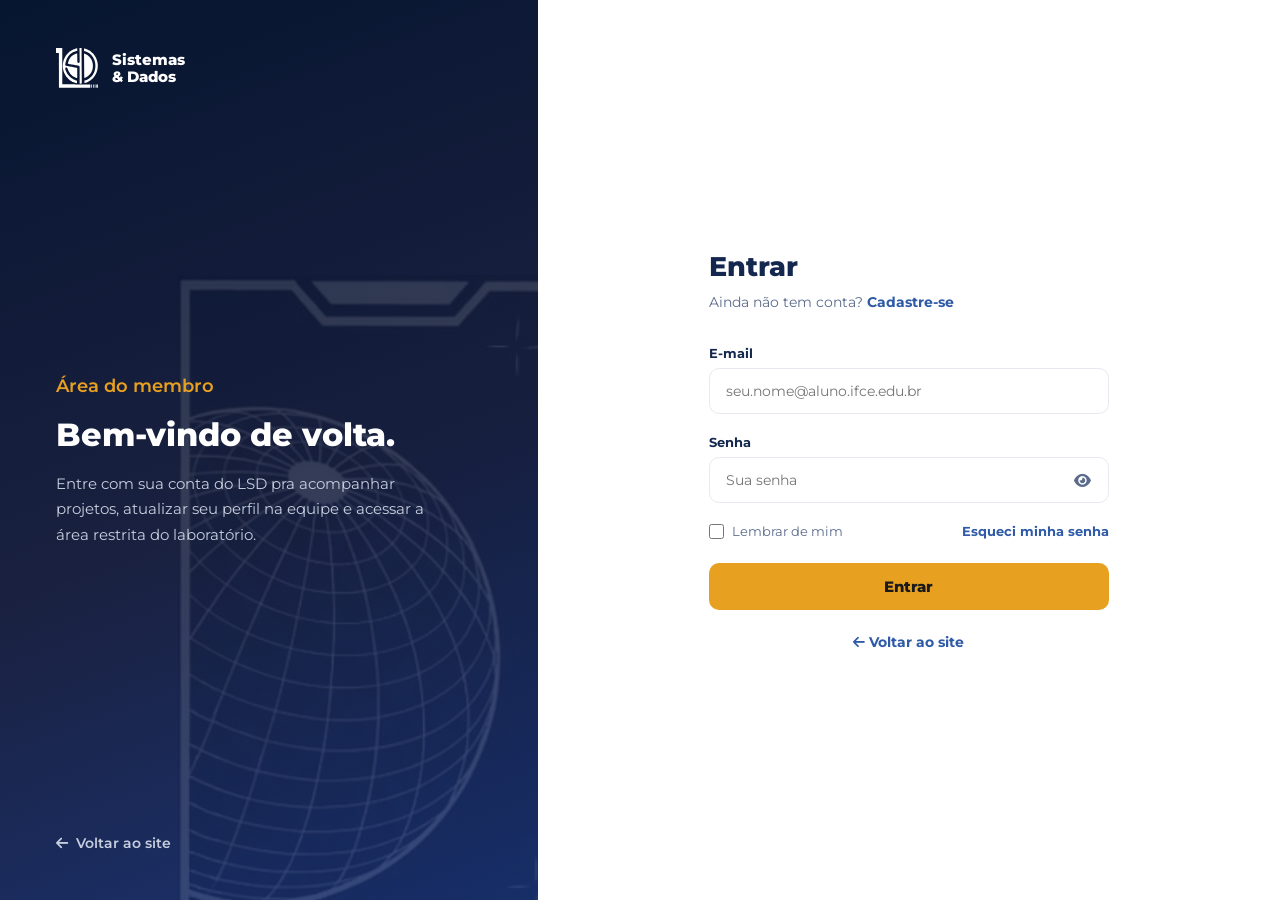
<file: dashboard.html>
<!DOCTYPE html>
<html lang="pt-BR">

<head>
    <meta charset="UTF-8">
    <meta name="viewport" content="width=device-width, initial-scale=1.0, viewport-fit=cover">
    <meta name="description" content="Painel do membro — LSD Laboratório de Sistemas e Dados">
    <script>
        try {
            document.documentElement.classList.toggle(
                "tema-escuro",
                localStorage.getItem("lsd_dashboard_tema") === "escuro"
            );
        } catch (_) { /* O painel continua disponível sem armazenamento. */ }
    </script>
    <link href="https://fonts.googleapis.com/css2?family=Montserrat:wght@300;400;500;600;700;800&display=swap"
        rel="stylesheet">
    <link rel="stylesheet" href="https://cdnjs.cloudflare.com/ajax/libs/font-awesome/6.7.2/css/all.min.css">
    <link rel="stylesheet" href="./src/css/styles.css">
    <link rel="stylesheet" href="./src/css/dashboard.css">
    <title>Painel do Membro — LSD</title>
</head>

<body class="dash-body">

    <!-- ===== NAV TOPO ===== -->
    <header class="dash-nav">
        <nav class="site-nav site-nav-dashboard scrolled" aria-label="Navegação principal">
            <a class="Logo-LSD" href="index.html" aria-label="LSD — página inicial">
                <img class="logo-lsd-img" src="./src/images/LOGO_LSD.svg" alt="Logo LSD">
                <span class="logo-subtexto"><span>Sistemas</span><span>&amp;</span><span>Dados</span></span>
            </a>

            <div class="nav-right">
                <div class="options-nav">
                    <ul>
                        <li><a href="index.html#sobre">Sobre</a></li>
                        <li><a href="projetos.html">Projetos</a></li>
                        <li><a href="index.html#equipe">Equipe</a></li>
                        <li><a href="index.html#redes">Redes</a></li>
                        <li><a class="nav-ativo" href="dashboard.html" aria-current="page">Perfil</a></li>
                    </ul>
                </div>

                <div class="nav-account-actions">
                    <button type="button" class="btn-tema-dashboard" id="btnTemaDashboard" aria-label="Ativar modo escuro" title="Alternar tema claro/escuro">
                        <i class="fas fa-moon" aria-hidden="true"></i><span>Escuro</span>
                    </button>
                    <a href="entrar-login.html" id="logoutLink" class="btn-entrar dash-nav-sair" aria-label="Sair da conta">
                        <i class="fas fa-right-from-bracket" aria-hidden="true"></i><span>Sair</span>
                    </a>
                </div>
            </div>
        </nav>
    </header>

    <!-- ===== HEADER DE PERFIL ===== -->
    <section class="perfil-header">
        <div class="perfil-capa">
            <img src="./src/images/lab/lsd_panorama.JPG" alt="Sua capa de perfil">
            <button type="button" class="btn-editar-capa" id="btnEditarCapa"><i class="fas fa-camera"></i> Editar
                Capa</button>
        </div>

        <div class="perfil-info-barra">
            <div class="perfil-avatar-wrap">
                <img class="perfil-avatar" src="./src/images/equipe/avatar/default-avatar.png" alt="Avatar do membro">
            </div>

            <div class="perfil-nome-funcao">
                <h1 id="perfilNome">Seu perfil</h1>
                <p id="perfilFuncao">Sua função no LSD</p>
            </div>

            <div class="perfil-acoes">
                <button type="button" class="btn-secundario" id="btnNovoCardHeader"><i class="fas fa-plus"></i> Novo
                    Card</button>
                <button type="button" class="btn-principal" id="btnEditarPerfil"><i class="fas fa-pen"></i> Editar
                    Perfil</button>
            </div>
        </div>
    </section>

    <!-- ===== GRID PRINCIPAL ===== -->
    <main class="dash-grid">

        <!-- Coluna esquerda -->
        <aside class="dash-col dash-col-esquerda sidebar-left">
            <div class="card-lateral">
                <h3>Sobre</h3>
                <ul class="lista-info">
                    <li><i class="fas fa-envelope"></i> Carregando...</li>
                </ul>
            </div>

            <div class="card-lateral">
                <h3>Progresso no Quadro</h3>
                <div class="progresso-mini">
                    <div class="progresso-mini-item">
                        <strong id="miniTotal">0</strong>
                        <span>Total</span>
                    </div>
                    <div class="progresso-mini-item">
                        <strong id="miniAndamento">0</strong>
                        <span>Andamento</span>
                    </div>
                    <div class="progresso-mini-item">
                        <strong id="miniConcluido">0</strong>
                        <span>Concluídos</span>
                    </div>
                </div>
                <div class="barra-progresso">
                    <div class="barra-progresso-fill" id="miniBarra" style="width:0%"></div>
                </div>
                <span class="progresso-mini-pct"><span id="miniPct">0</span>% concluído</span>
            </div>

            <section class="card-lateral progresso-perfil-card" aria-labelledby="progressoPerfilTitulo">
                <div class="progresso-perfil-topo">
                    <h3 id="progressoPerfilTitulo"><i class="fas fa-chart-line"></i> Nível do perfil</h3>
                    <strong id="perfilNivel">Nível 1</strong>
                </div>
                <div class="nivel-barra"><span id="nivelBarraFill"></span></div>
                <div class="nivel-legenda">
                    <span id="nivelPontos">0 pontos</span>
                    <span id="nivelStreak"><i class="fas fa-fire"></i> 0 dias</span>
                </div>
            </section>

            <section class="card-lateral conquistas-dashboard-card" aria-labelledby="conquistasDashboardTitulo">
                <div class="conquistas-dashboard-topo">
                    <h3 id="conquistasDashboardTitulo">
                        <i class="fas fa-medal"></i>
                        Minhas Conquistas
                    </h3>
                    <span class="conquistas-dashboard-contador" id="conquistasDashboardContador">0/28</span>
                </div>
                <div class="conquistas-dashboard-grid" id="conquistasDashboardGrid">
                    <div class="conquistas-dashboard-vazio">
                        <i class="fas fa-circle-notch fa-spin"></i>
                        Carregando...
                    </div>
                </div>
            </section>

            <section class="card-lateral notificacoes-card" aria-labelledby="notificacoesTitulo">
                <div class="notificacoes-topo">
                    <h3 id="notificacoesTitulo"><i class="fas fa-bell"></i> Notificações</h3>
                    <span id="notificacoesContador">0</span>
                </div>
                <div id="notificacoesLista" class="notificacoes-lista"><span class="estado-lateral">Carregando...</span>
                </div>
            </section>

            <section class="card-lateral atividades-card" aria-labelledby="atividadesTitulo">
                <h3 id="atividadesTitulo"><i class="fas fa-clock-rotate-left"></i> Atividades recentes</h3>
                <div id="atividadesLista" class="atividades-lista"><span class="estado-lateral">Carregando...</span>
                </div>
            </section>

            <!-- Advertências recebidas pelo membro logado -->
            <section class="card-lateral advertencias-card" id="advertenciasCard" aria-labelledby="advertenciasTitulo"
                hidden>
                <div class="advertencias-card-topo">
                    <div>
                        <span class="advertencias-eyebrow">COMUNICADO DA ADMINISTRAÇÃO</span>
                        <h3 id="advertenciasTitulo">
                            <i class="fas fa-triangle-exclamation"></i>
                            Advertências
                        </h3>
                    </div>
                    <span class="advertencias-contador" id="advertenciasContador"
                        aria-label="Quantidade de advertências">0</span>
                </div>

                <div class="advertencias-lista" id="advertenciasLista" aria-live="polite"></div>
            </section>
        </aside>

        <!-- Coluna central -->
        <section class="dash-col dash-col-central">

            <div class="abas-nav dash-tabs" role="tablist">
                <button type="button" class="aba-btn ativa" data-aba="kanban" role="tab">
                    <i class="fas fa-table-columns"></i> Quadro Kanban
                </button>
                <button type="button" class="aba-btn" data-aba="comunidade" role="tab">
                    <i class="fas fa-people-group"></i> Feed da Comunidade
                </button>
                <button type="button" class="aba-btn" data-aba="membros" role="tab">
                    <i class="fas fa-address-book"></i> Membros
                </button>
                <button type="button" class="aba-btn" data-aba="admin" id="btnAbaAdmin" role="tab"
                    style="display: none;">
                    <i class="fas fa-user-shield"></i> Painel Admin
                </button>
            </div>

            <!-- Aba 1: Quadro Kanban -->
            <div class="aba-conteudo ativa" id="aba-kanban" role="tabpanel">
                <div class="kanban-topo">
                    <p class="kanban-legenda">Arraste os cards entre as colunas ou assuma uma tarefa diretamente.</p>
                    <button type="button" class="btn-principal" id="btnNovoCard"><i class="fas fa-plus"></i> Novo
                        card</button>
                </div>

                <div class="kanban-board">
                    <section class="kanban-coluna" data-status="afazer">
                        <header class="kanban-coluna-header">
                            <span class="kanban-dot afazer"></span>
                            <h2>A Fazer</h2>
                            <span class="kanban-contador" id="contador-afazer">0</span>
                        </header>
                        <div class="kanban-lista" id="lista-afazer" data-status="afazer"></div>
                    </section>

                    <section class="kanban-coluna" data-status="andamento">
                        <header class="kanban-coluna-header">
                            <span class="kanban-dot andamento"></span>
                            <h2>Em Andamento</h2>
                            <span class="kanban-contador" id="contador-andamento">0</span>
                        </header>
                        <div class="kanban-lista" id="lista-andamento" data-status="andamento"></div>
                    </section>

                    <section class="kanban-coluna" data-status="concluido">
                        <header class="kanban-coluna-header">
                            <span class="kanban-dot concluido"></span>
                            <h2>Concluído</h2>
                            <span class="kanban-contador" id="contador-concluido">0</span>
                        </header>
                        <div class="kanban-lista" id="lista-concluido" data-status="concluido"></div>
                    </section>
                </div>
            </div>

            <!-- Aba 2: Feed da Comunidade -->
            <div class="aba-conteudo" id="aba-comunidade" role="tabpanel" hidden>
                <form id="formPost" class="post-criador">
                    <img class="post-criador-avatar" id="avatarCriadorPost"
                        src="./src/images/equipe/avatar/default-avatar.png" alt="Você">
                    <div class="post-criador-corpo">
                        <textarea id="novoPostTexto" name="conteudo"
                            placeholder="Compartilhe uma atualização com o LSD..." maxlength="2000"></textarea>

                        <input type="file" id="inputFotoPost" name="arquivo"
                            accept="image/*,.pdf,.txt,.md,.csv,.json,.doc,.docx,.xls,.xlsx,.ppt,.pptx,.zip,.rar,.7z"
                            style="display:none;">

                        <div id="arquivoSelecionadoPost" class="arquivo-selecionado-post" hidden></div>

                        <div id="painelCodigoPost" class="painel-codigo-post" hidden>
                            <div class="painel-codigo-topo">
                                <label for="codigoLinguagemPost">Linguagem</label>
                                <select id="codigoLinguagemPost" name="codigo_linguagem">
                                    <option value="texto">Texto</option>
                                    <option value="python">Python</option>
                                    <option value="javascript">JavaScript</option>
                                    <option value="html">HTML</option>
                                    <option value="css">CSS</option>
                                    <option value="java">Java</option>
                                    <option value="c">C</option>
                                    <option value="cpp">C++</option>
                                    <option value="sql">SQL</option>
                                    <option value="bash">Bash</option>
                                </select>
                            </div>
                            <textarea id="codigoSnippetPost" name="codigo_snippet" maxlength="12000"
                                placeholder="Cole ou escreva seu código aqui..."></textarea>
                        </div>

                        <div class="post-criador-acoes">
                            <div class="post-criador-anexos">
                                <button type="button" id="btnAnexarFoto" title="Adicionar arquivo">
                                    <i class="fas fa-paperclip"></i> Arquivo
                                </button>
                                <button type="button" id="btnAdicionarCodigo" title="Adicionar código">
                                    <i class="fas fa-code"></i> Código
                                </button>
                            </div>
                            <button type="submit" class="btn-principal" id="btnPublicarPost">Publicar</button>
                        </div>
                    </div>
                </form>

                <div class="feed-lista" id="feedLista"></div>
            </div>

            <!-- Aba: Diretório e perfil dos membros -->
            <div class="aba-conteudo" id="aba-membros" role="tabpanel" hidden>
                <section id="membrosDiretorioView" class="membros-diretorio-view">
                    <div class="membros-topo">
                        <div>
                            <span class="membros-eyebrow">COMUNIDADE LSD</span>
                            <h2>Perfis dos membros</h2>
                            <p>Conheça a equipe, suas tecnologias, funções e tarefas assumidas no quadro.</p>
                        </div>
                        <div class="membros-busca-wrap">
                            <i class="fas fa-search"></i>
                            <input id="buscaMembros" type="search" placeholder="Buscar membro..." autocomplete="off">
                        </div>
                    </div>

                    <div class="membros-grid" id="membrosGrid">
                        <div class="membros-loading"><i class="fas fa-circle-notch fa-spin"></i> Carregando membros...
                        </div>
                    </div>
                </section>

                <section id="membroPerfilView" class="membro-perfil-view" hidden>
                    <button type="button" class="membro-voltar" id="btnVoltarMembros">
                        <i class="fas fa-arrow-left"></i> Voltar para membros
                    </button>
                    <div id="membroPerfilConteudo"></div>
                </section>
            </div>

            <!-- Aba 3: Painel Admin -->
            <div class="aba-conteudo" id="aba-admin" role="tabpanel" hidden>
                <section class="admin-card" aria-labelledby="estatisticasAdminTitulo">
                    <h2 id="estatisticasAdminTitulo"><i class="fas fa-chart-simple"></i> Visão geral</h2>
                    <div class="admin-estatisticas" id="estatisticasAdmin" aria-live="polite">
                        <span>Carregando indicadores...</span>
                    </div>
                </section>
                <div class="admin-card">
                    <h2><i class="fas fa-users-gear"></i> Gerenciamento de Membros</h2>
                    <p class="admin-card-legenda">
                        Gerencie cargos, permissões e advertências. As advertências ficam registradas e aparecem para o
                        membro abaixo do Progresso no Quadro.
                    </p>
                    <div class="tabela-responsive">
                        <table class="tabela-admin">
                            <thead>
                                <tr>
                                    <th>Membro</th>
                                    <th>Email</th>
                                    <th>Cargo</th>
                                    <th>Ações</th>
                                </tr>
                            </thead>
                            <tbody id="tabelaMembrosCorpo"></tbody>
                        </table>
                    </div>
                </div>

                <div class="admin-card admin-backup-card">
                    <div class="admin-backup-topo">
                        <div>
                            <h2><i class="fas fa-database"></i> Backups temporários</h2>
                            <p class="admin-card-legenda">
                                O servidor cria automaticamente um snapshot diário do banco e dos uploads.
                                Você também pode criar e baixar um backup manual antes de alterações importantes.
                            </p>
                        </div>

                        <button type="button" class="btn-principal" id="btnCriarBackup">
                            <i class="fas fa-floppy-disk"></i>
                            Criar backup agora
                        </button>
                    </div>

                    <div class="backup-resumo" id="backupResumo">
                        Carregando informações de backup...
                    </div>

                    <div class="backup-lista" id="backupLista"></div>
                </div>

                <div class="admin-card admin-comunicado-card">
                    <h2><i class="fas fa-bullhorn"></i> Comunicado</h2>
                    <p class="admin-card-legenda">
                        Publique um comunicado nas notificações de todos os membros do LSD.
                    </p>
                    <form id="formComunicadoAdmin" class="admin-comunicado-form">
                        <label for="comunicadoAssunto">Assunto</label>
                        <input id="comunicadoAssunto" maxlength="160" required placeholder="Assunto do comunicado">
                        <label for="comunicadoMensagem">Mensagem</label>
                        <textarea id="comunicadoMensagem" maxlength="10000" rows="8" required
                            placeholder="Escreva o comunicado..."></textarea>
                        <div class="admin-comunicado-footer">
                            <span id="comunicadoStatus" role="status" aria-live="polite"></span>
                            <button type="submit" class="btn-principal" id="btnEnviarComunicado">
                                <i class="fas fa-paper-plane"></i> Enviar comunicado
                            </button>
                        </div>
                    </form>
                </div>
            </div>

        </section>

        <!-- Coluna direita -->
        <aside class="dash-col dash-col-direita">
            <div class="card-lateral perfil-pontos-box" style="margin-bottom: 16px;">
                <h3><i class="fas fa-trophy" style="color: #E8A020;"></i> Pontuação</h3>
                <div style="display: flex; align-items: center; justify-content: space-between; margin-top: 10px;">
                    <span class="pontos-legenda">Pontos acumulados:</span>
                    <strong id="userPontosDisplay">0 pts</strong>
                </div>
            </div>

            <div class="card-lateral destaques-card">
                <h3><i class="fas fa-fire" style="color: #e74c3c;"></i> Membros em Destaque</h3>
                <ul class="lista-membros lista-destaques" id="listaMembrosDestaque"
                    style="margin-top: 12px; padding: 0; list-style: none;"></ul>
            </div>
        </aside>

    </main>

    <!-- ===== Modal: Criar/Editar Card ===== -->
    <div class="modal-overlay" id="modalOverlay" hidden>
        <div class="modal-card">
            <button type="button" class="modal-fechar" id="modalFechar">&times;</button>
            <h2 id="modalTitulo">Novo card</h2>

            <form id="formCard">
                <label for="cardTitulo">Título
                    <input type="text" id="cardTitulo" maxlength="60" placeholder="Nome do projeto ou tarefa" required>
                </label>

                <label for="cardDescricao">Descrição
                    <textarea id="cardDescricao" maxlength="220" placeholder="Detalhes do andamento..."></textarea>
                </label>

                <div class="modal-linha">
                    <label for="cardStatus">Coluna
                        <select id="cardStatus">
                            <option value="afazer">A Fazer</option>
                            <option value="andamento">Em Andamento</option>
                            <option value="concluido">Concluído</option>
                        </select>
                    </label>

                    <label for="cardCor">Cor
                        <select id="cardCor">
                            <option value="amarelo">Amarelo</option>
                            <option value="azul">Azul</option>
                            <option value="rosa">Rosa</option>
                            <option value="verde">Verde</option>
                        </select>
                    </label>
                </div>

                <label for="cardPrioridade">Prioridade
                    <select id="cardPrioridade">
                        <option value="baixa">Baixa</option>
                        <option value="media" selected>Média</option>
                        <option value="alta">Alta</option>
                    </select>
                </label>

                <label for="cardResponsavel">Responsável
                    <select id="cardResponsavel">
                        <option value="">Ninguém (Não atribuído)</option>
                        <option value="logado">Assumir por mim</option>
                    </select>
                </label>

                <div class="modal-acoes">
                    <button type="button" class="btn-cancelar" id="modalCancelar">Cancelar</button>
                    <button type="submit" class="btn-salvar">Salvar</button>
                </div>
            </form>
        </div>
    </div>

    <!-- ===== Modal: Editar Capa ===== -->
    <div class="modal-overlay" id="modalEditarCapa" hidden>
        <div class="modal-card modal-capa-card">
            <button type="button" class="modal-fechar" aria-label="Fechar modal" data-modal-cancel>&times;</button>
            <h2><i class="fas fa-image"></i> Editar Capa</h2>
            <p class="modal-subtitulo">Escolha uma imagem de destaque para o topo do seu perfil.</p>

            <form id="formEditarCapa">
                <div class="capa-preview-wrap" id="capaPreviewWrap">
                    <img id="capaPreviewImg" src="./src/images/lab/lsd_panorama.JPG" alt="Pré-visualização da capa">
                    <div class="capa-preview-overlay">
                        <i class="fas fa-camera"></i>
                        <span>Trocar imagem</span>
                    </div>
                </div>

                <label class="upload-dropzone" for="inputCapa" id="capaDropzone">
                    <i class="fas fa-cloud-arrow-up"></i>
                    <span class="upload-dropzone-titulo">Clique para escolher ou arraste a imagem aqui</span>
                    <span class="upload-dropzone-legenda" id="capaNomeArquivo">PNG ou JPG · recomendado
                        1600×500px</span>
                </label>
                <input type="file" accept="image/*" id="inputCapa" name="capa" required hidden>

                <div class="modal-acoes">
                    <button type="button" class="btn-cancelar" data-modal-cancel>Cancelar</button>
                    <button type="submit" class="btn-salvar"><i class="fas fa-check"></i> Salvar Capa</button>
                </div>
            </form>
        </div>
    </div>

    <!-- ===== Modal: Editar Perfil ===== -->
    <div class="modal-overlay" id="modalEditarPerfil" hidden>
        <div class="modal-card modal-perfil-card" role="dialog" aria-modal="true" aria-labelledby="editarPerfilTitulo"
            tabindex="-1">
            <button type="button" class="modal-fechar" aria-label="Fechar modal" data-modal-cancel>&times;</button>
            <h2 id="editarPerfilTitulo"><i class="fas fa-user-pen"></i> Editar Perfil</h2>
            <p class="modal-subtitulo">Atualize suas informações públicas no painel do LSD.</p>

            <form id="formEditarPerfil">
                <div class="perfil-form-corpo">

                    <div class="perfil-form-avatar">
                        <label class="avatar-preview-wrap" for="inputAvatar" id="avatarDropzone">
                            <img id="avatarPreviewImg" src="./src/images/equipe/avatar/default-avatar.png"
                                alt="Pré-visualização do avatar">
                            <div class="avatar-preview-overlay">
                                <i class="fas fa-camera"></i>
                            </div>
                        </label>
                        <input type="file" accept="image/*" id="inputAvatar" name="avatar" hidden>
                        <span class="perfil-form-avatar-legenda" id="avatarNomeArquivo">Clique na foto para alterar o
                            avatar</span>
                    </div>

                    <div class="form-secao-titulo">Informações principais</div>
                    <div class="modal-linha">
                        <label for="perfilNomeInput">Nome
                            <input type="text" id="perfilNomeInput" name="nome" maxlength="80"
                                placeholder="Seu nome completo">
                        </label>
                        <label for="perfilFuncaoInput">Função
                            <input type="text" id="perfilFuncaoInput" name="funcao" maxlength="80"
                                placeholder="Ex: Desenvolvedor Full Stack">
                        </label>
                    </div>

                    <label for="perfilBioInput">Bio
                        <textarea id="perfilBioInput" name="bio" maxlength="500"
                            placeholder="Conte um pouco sobre você"></textarea>
                        <span class="input-contador" id="bioContador">0/500</span>
                    </label>

                    <label for="perfilLocalizacaoInput"><i class="fas fa-location-dot campo-icone"></i> Localização
                        <input type="text" id="perfilLocalizacaoInput" name="localizacao" maxlength="100"
                            placeholder="Cidade, Estado">
                    </label>

                    <div class="form-secao-titulo">Redes sociais</div>
                    <div class="modal-linha">
                        <label for="perfilGithubInput"><i class="fab fa-github campo-icone"></i> GitHub
                            <input type="url" id="perfilGithubInput" name="github" maxlength="150"
                                placeholder="https://github.com/usuario">
                        </label>
                        <label for="perfilInstagramInput"><i class="fab fa-instagram campo-icone"></i> Instagram
                            <input type="url" id="perfilInstagramInput" name="instagram" maxlength="150"
                                placeholder="https://instagram.com/usuario">
                        </label>
                    </div>

                    <div class="form-secao-titulo">Linguagens e tecnologias</div>
                    <p class="campo-ajuda">Selecione as tecnologias que você utiliza. Elas aparecerão no seu perfil
                        público.</p>
                    <div class="tecnologias-seletor" id="tecnologiasSeletor">
                        <label><input type="checkbox" name="linguagens" value="JavaScript"> JavaScript</label>
                        <label><input type="checkbox" name="linguagens" value="TypeScript"> TypeScript</label>
                        <label><input type="checkbox" name="linguagens" value="HTML"> HTML</label>
                        <label><input type="checkbox" name="linguagens" value="CSS"> CSS</label>
                        <label><input type="checkbox" name="linguagens" value="Python"> Python</label>
                        <label><input type="checkbox" name="linguagens" value="Java"> Java</label>
                        <label><input type="checkbox" name="linguagens" value="C"> C</label>
                        <label><input type="checkbox" name="linguagens" value="C++"> C++</label>
                        <label><input type="checkbox" name="linguagens" value="C#"> C#</label>
                        <label><input type="checkbox" name="linguagens" value="PHP"> PHP</label>
                        <label><input type="checkbox" name="linguagens" value="SQL"> SQL</label>
                        <label><input type="checkbox" name="linguagens" value="MySQL"> MySQL</label>
                        <label><input type="checkbox" name="linguagens" value="Git"> Git</label>
                        <label><input type="checkbox" name="linguagens" value="Docker"> Docker</label>
                        <label><input type="checkbox" name="linguagens" value="Godot"> Godot</label>
                    </div>

                </div>
                <div class="modal-acoes">
                    <button type="button" class="btn-cancelar" data-modal-cancel>Cancelar</button>
                    <button type="submit" class="btn-salvar"><i class="fas fa-check"></i> Salvar Perfil</button>
                </div>
            </form>
        </div>
    </div>

    <!-- ===== Modal: Confirmar Exclusão ===== -->
    <div class="modal-overlay" id="confirmOverlay" hidden>
        <div class="modal-card modal-confirm">
            <p><i class="fas fa-triangle-exclamation"></i> Tem certeza que quer excluir este card?</p>
            <div class="modal-acoes">
                <button class="btn-cancelar" id="confirmCancelar">Cancelar</button>
                <button class="btn-excluir" id="confirmExcluir">Excluir</button>
            </div>
        </div>
    </div>

    <script src="./src/js/dashboard.js"></script>
    <script src="./src/js/editar-perfil-capa.js"></script>
</body>

</html>
</file>
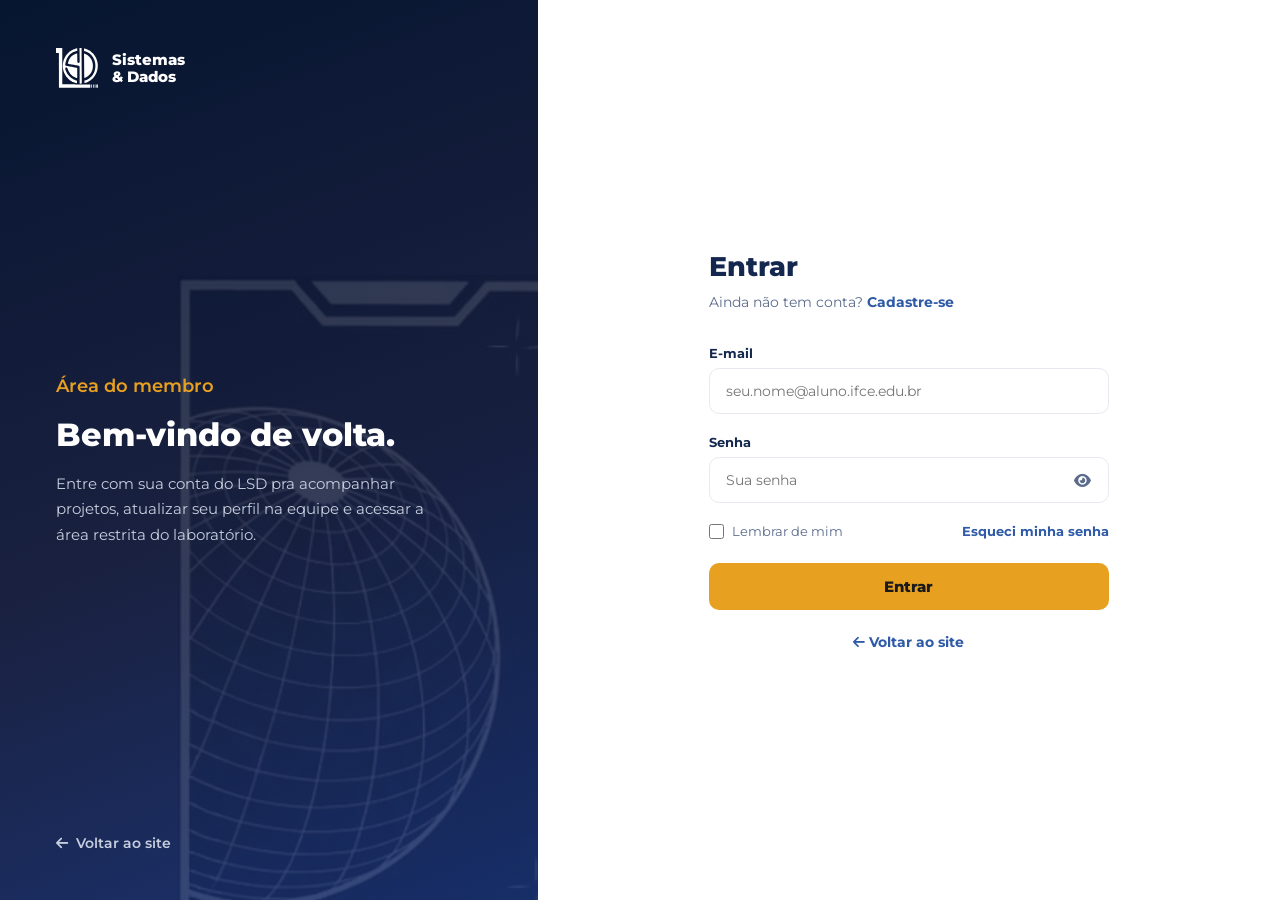
<file: entrar-login.html>
<!DOCTYPE html>
<html lang="pt-BR">
    <head>
        <meta charset="UTF-8">
        <meta name="viewport" content="width=device-width, initial-scale=1.0">
        <link href="https://fonts.googleapis.com/css2?family=Montserrat:wght@300;400;500;600;700&display=swap" rel="stylesheet">
        <link rel="stylesheet" href="https://cdnjs.cloudflare.com/ajax/libs/font-awesome/6.7.2/css/all.min.css">
        <link rel="stylesheet" href="./src/css/styles.css">
        <link rel="stylesheet" href="./src/css/auth.css">
        <title>Entrar — LSD</title>
    </head>

    <body class="auth-body">
        <div class="auth-wrapper">

            <aside class="auth-marca">
                <a href="index.html" class="auth-marca-logo">
                    <img src="./src/images/LOGO_LSD.svg" alt="Logo LSD">
                    <div class="logo-subtexto">
                        <span>Sistemas</span>
                        <span>&amp; Dados</span>
                    </div>
                </a>

                <div class="auth-marca-conteudo">
                    <span class="tag-sobre">Área do membro</span>
                    <h1>Bem-vindo de volta.</h1>
                    <p>Entre com sua conta do LSD pra acompanhar projetos, atualizar seu perfil na equipe e acessar a área restrita do laboratório.</p>
                </div>

                <a href="index.html" class="auth-marca-voltar">
                    <i class="fas fa-arrow-left"></i> Voltar ao site
                </a>
            </aside>

            <main class="auth-form-painel">
                <div class="auth-card">
                    <div class="auth-card-topo">
                        <h2>Entrar</h2>
                        <p>Ainda não tem conta? <a href="login.html">Cadastre-se</a></p>
                    </div>

                    <div class="auth-mensagem" id="login-mensagem"></div>

                    <form id="form-login" novalidate>
                        <div class="campo">
                            <label for="email">E-mail</label>
                            <div class="campo-input">
                                <input type="email" id="email" name="email" placeholder="seu.nome@aluno.ifce.edu.br" autocomplete="email" required>
                            </div>
                            <span class="campo-erro" id="email-erro"></span>
                        </div>

                        <div class="campo">
                            <label for="senha">Senha</label>
                            <div class="campo-input">
                                <input type="password" id="senha" name="senha" placeholder="Sua senha" autocomplete="current-password" required>
                                <button type="button" class="campo-senha-toggle" data-alvo="senha" aria-label="Mostrar senha">
                                    <i class="fas fa-eye"></i>
                                </button>
                            </div>
                            <span class="campo-erro" id="senha-erro"></span>
                        </div>

                        <div class="campo-linha-opcoes">
                            <label class="campo-lembrar">
                                <input type="checkbox" id="lembrar" name="lembrar">
                                Lembrar de mim
                            </label>
                            <a href="recuperar-senha.html" class="link-esqueci">Esqueci minha senha</a>
                        </div>

                        <button type="submit" class="btn-auth">
                            <span class="spinner"></span>
                            <span class="btn-auth-texto">Entrar</span>
                        </button>
                    </form>

                    <p class="auth-card-rodape">
                        <a href="index.html"><i class="fas fa-arrow-left"></i> Voltar ao site</a>
                    </p>
                </div>
            </main>

        </div>

        <script src="./src/js/auth.js"></script>
    </body>
</html>
</file>
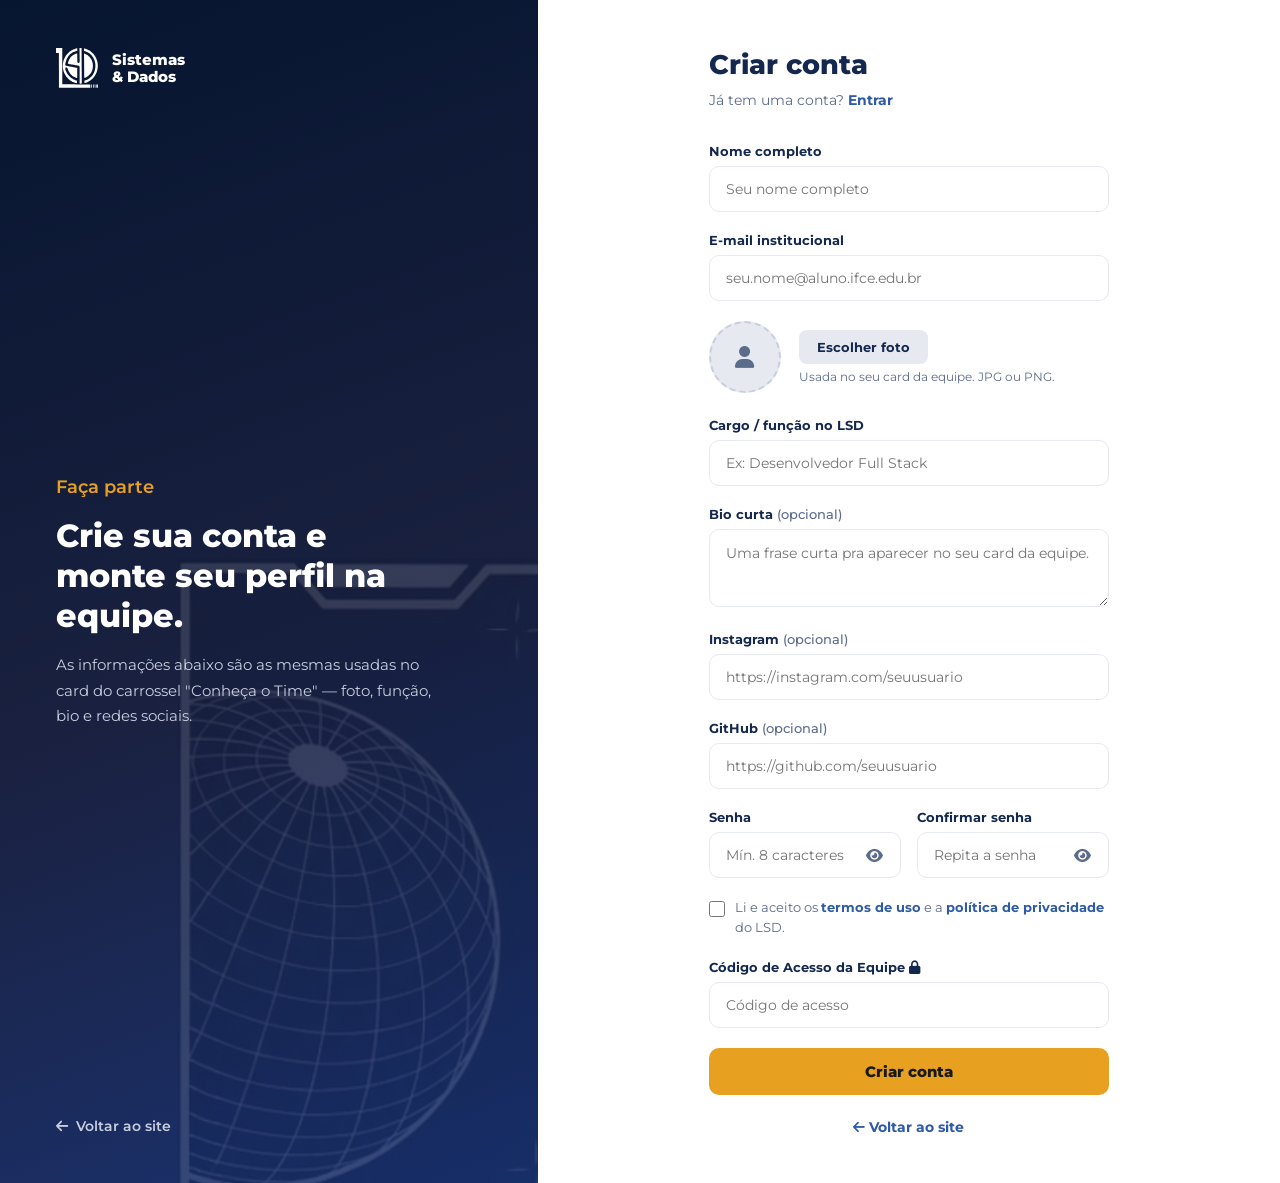
<file: login.html>
<!DOCTYPE html>
<html lang="pt-BR">
    <head>
        <meta charset="UTF-8">
        <meta name="viewport" content="width=device-width, initial-scale=1.0">
        <link href="https://fonts.googleapis.com/css2?family=Montserrat:wght@300;400;500;600;700&display=swap" rel="stylesheet">
        <link rel="stylesheet" href="https://cdnjs.cloudflare.com/ajax/libs/font-awesome/6.7.2/css/all.min.css">
        <link rel="stylesheet" href="./src/css/styles.css">
        <link rel="stylesheet" href="./src/css/auth.css">
        <title>Criar conta — LSD</title>
    </head>

    <body class="auth-body">
        <div class="auth-wrapper">

            <aside class="auth-marca">
                <a href="index.html" class="auth-marca-logo">
                    <img src="./src/images/LOGO_LSD.svg" alt="Logo LSD">
                    <div class="logo-subtexto">
                        <span>Sistemas</span>
                        <span>&amp; Dados</span>
                    </div>
                </a>

                <div class="auth-marca-conteudo">
                    <span class="tag-sobre">Faça parte</span>
                    <h1>Crie sua conta e monte seu perfil na equipe.</h1>
                    <p>As informações abaixo são as mesmas usadas no card do carrossel "Conheça o Time" — foto, função, bio e redes sociais.</p>
                </div>

                <a href="index.html" class="auth-marca-voltar">
                    <i class="fas fa-arrow-left"></i> Voltar ao site
                </a>
            </aside>

            <main class="auth-form-painel">
                <div class="auth-card">
                    <div class="auth-card-topo">
                        <h2>Criar conta</h2>
                        <p>Já tem uma conta? <a href="entrar-login.html">Entrar</a></p>
                    </div>

                    <div class="auth-mensagem" id="cadastro-mensagem"></div>

                    <form id="form-cadastro" novalidate>

                        <div class="campo">
                            <label for="nome">Nome completo</label>
                            <div class="campo-input">
                                <input type="text" id="nome" name="nome" placeholder="Seu nome completo" autocomplete="name" required>
                            </div>
                            <span class="campo-erro" id="nome-erro"></span>
                        </div>

                        <div class="campo">
                            <label for="email">E-mail institucional</label>
                            <div class="campo-input">
                                <input type="email" id="email" name="email" placeholder="seu.nome@aluno.ifce.edu.br" autocomplete="email" required>
                            </div>
                            <span class="campo-erro" id="email-erro"></span>
                        </div>

                        <div class="campo-foto">
                            <div class="campo-foto-preview" id="foto-preview">
                                <i class="fas fa-user"></i>
                            </div>
                            <div class="campo-foto-info">
                                <label for="foto" class="botao-upload">Escolher foto</label>
                                <input type="file" id="foto" name="foto" accept="image/*">
                                <p>Usada no seu card da equipe. JPG ou PNG.</p>
                                <span class="campo-erro" id="foto-erro"></span>
                            </div>
                        </div>

                        <div class="campo">
                            <label for="funcao">Cargo / função no LSD</label>
                            <div class="campo-input">
                                <input type="text" id="funcao" name="funcao" placeholder="Ex: Desenvolvedor Full Stack">
                            </div>
                        </div>

                        <div class="campo">
                            <label for="bio">Bio curta <span class="opcional">(opcional)</span></label>
                            <div class="campo-input">
                                <textarea id="bio" name="bio" maxlength="160" placeholder="Uma frase curta pra aparecer no seu card da equipe."></textarea>
                            </div>
                        </div>

                        <div class="campo">
                            <label for="instagram">Instagram <span class="opcional">(opcional)</span></label>
                            <div class="campo-input">
                                <input type="url" id="instagram" name="instagram" placeholder="https://instagram.com/seuusuario">
                            </div>
                        </div>

                        <div class="campo">
                            <label for="github">GitHub <span class="opcional">(opcional)</span></label>
                            <div class="campo-input">
                                <input type="url" id="github" name="github" placeholder="https://github.com/seuusuario">
                            </div>
                        </div>

                        <div class="campo-linha">
                            <div class="campo">
                                <label for="senha">Senha</label>
                                <div class="campo-input">
                                    <input type="password" id="senha" name="senha" placeholder="Mín. 8 caracteres" autocomplete="new-password" required>
                                    <button type="button" class="campo-senha-toggle" data-alvo="senha" aria-label="Mostrar senha">
                                        <i class="fas fa-eye"></i>
                                    </button>
                                </div>
                                <span class="campo-erro" id="senha-erro"></span>
                            </div>

                            <div class="campo">
                                <label for="confirmar-senha">Confirmar senha</label>
                                <div class="campo-input">
                                    <input type="password" id="confirmar-senha" name="confirmar-senha" placeholder="Repita a senha" autocomplete="new-password" required>
                                    <button type="button" class="campo-senha-toggle" data-alvo="confirmar-senha" aria-label="Mostrar senha">
                                        <i class="fas fa-eye"></i>
                                    </button>
                                </div>
                                <span class="campo-erro" id="confirmar-senha-erro"></span>
                            </div>
                        </div>

                        <div class="campo-checkbox">
                            <input type="checkbox" id="termos" name="termos">
                            <label for="termos">Li e aceito os <a href="#">termos de uso</a> e a <a href="#">política de privacidade</a> do LSD.</label>
                        </div>
                        <span class="campo-erro" id="termos-erro" style="margin-top:-14px; margin-bottom: 16px;"></span>

                        <div class="campo">
                            <label for="codigo_acesso">Código de Acesso da Equipe <i class="fas fa-lock"></i></label>
                            <div class="campo-input">
                                <input type="text" id="codigo_acesso" name="codigo_acesso" placeholder="Código de acesso" required>
                            </div>
                            <span class="campo-erro" id="codigo-erro"></span>
                        </div>

                        <button type="submit" class="btn-auth">
                            <span class="spinner"></span>
                            <span class="btn-auth-texto">Criar conta</span>
                        </button>
                    </form>

                    <p class="auth-card-rodape">
                        <a href="index.html"><i class="fas fa-arrow-left"></i> Voltar ao site</a>
                    </p>
                </div>
            </main>

        </div>

        <script src="./src/js/auth.js"></script>
    </body>
</html>
</file>
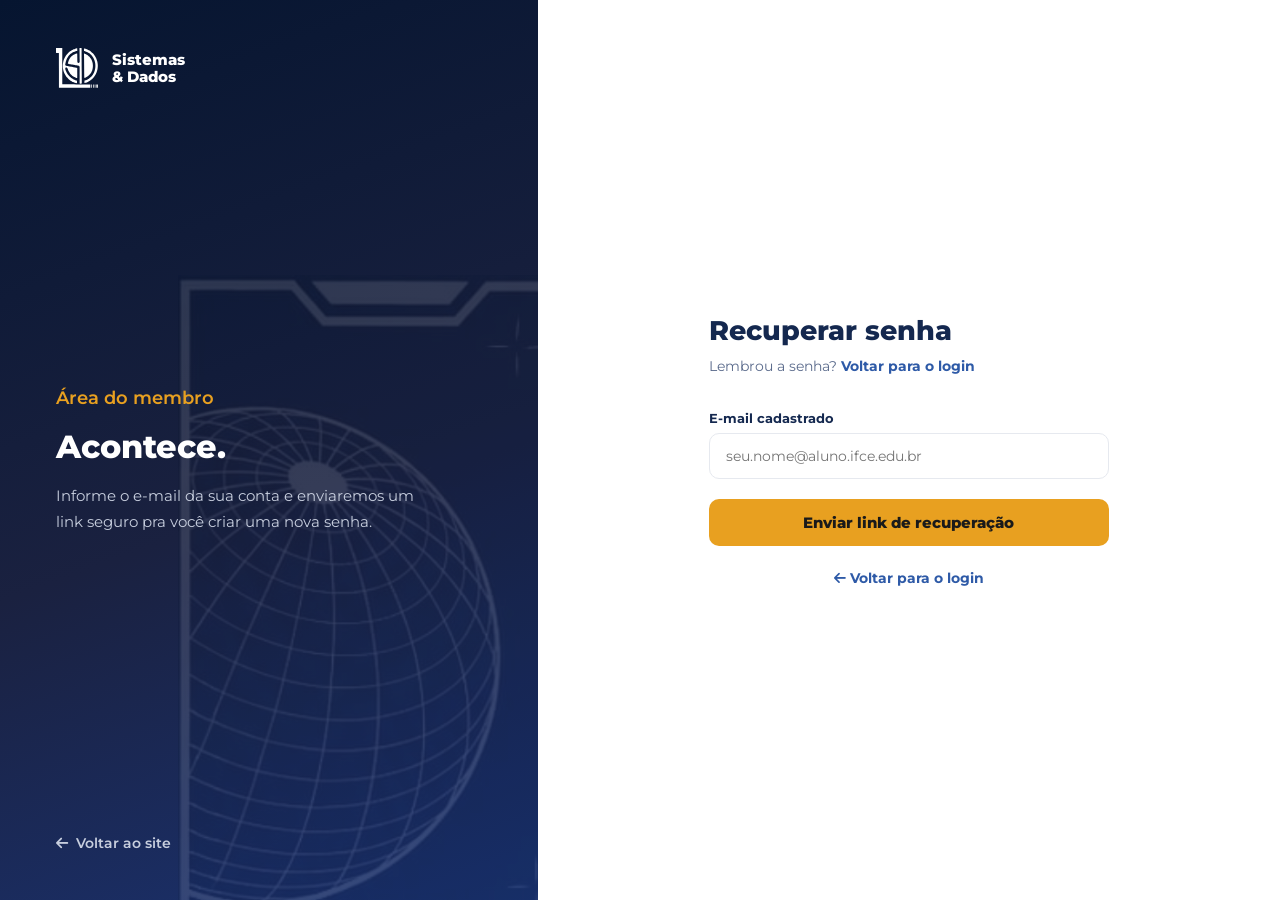
<file: recuperar-senha.html>
<!DOCTYPE html>
<html lang="pt-BR">
    <head>
        <meta charset="UTF-8">
        <meta name="viewport" content="width=device-width, initial-scale=1.0">
        <link href="https://fonts.googleapis.com/css2?family=Montserrat:wght@300;400;500;600;700&display=swap" rel="stylesheet">
        <link rel="stylesheet" href="https://cdnjs.cloudflare.com/ajax/libs/font-awesome/6.7.2/css/all.min.css">
        <link rel="stylesheet" href="./src/css/styles.css">
        <link rel="stylesheet" href="./src/css/auth.css">
        <title>Recuperar senha — LSD</title>
    </head>

    <body class="auth-body">
        <div class="auth-wrapper">

            <aside class="auth-marca">
                <a href="index.html" class="auth-marca-logo">
                    <img src="./src/images/LOGO_LSD.svg" alt="Logo LSD">
                    <div class="logo-subtexto">
                        <span>Sistemas</span>
                        <span>&amp; Dados</span>
                    </div>
                </a>

                <div class="auth-marca-conteudo">
                    <span class="tag-sobre">Área do membro</span>
                    <h1>Acontece.</h1>
                    <p>Informe o e-mail da sua conta e enviaremos um link seguro pra você criar uma nova senha.</p>
                </div>

                <a href="index.html" class="auth-marca-voltar">
                    <i class="fas fa-arrow-left"></i> Voltar ao site
                </a>
            </aside>

            <main class="auth-form-painel">
                <div class="auth-card">
                    <div class="auth-card-topo">
                        <h2>Recuperar senha</h2>
                        <p>Lembrou a senha? <a href="entrar-login.html">Voltar para o login</a></p>
                    </div>

                    <div class="auth-mensagem" id="recuperar-mensagem"></div>

                    <form id="form-recuperar" novalidate>
                        <div class="campo">
                            <label for="email">E-mail cadastrado</label>
                            <div class="campo-input">
                                <input type="email" id="email" name="email" placeholder="seu.nome@aluno.ifce.edu.br" autocomplete="email" required>
                            </div>
                            <span class="campo-erro" id="email-erro"></span>
                        </div>

                        <button type="submit" class="btn-auth">
                            <span class="spinner"></span>
                            <span class="btn-auth-texto">Enviar link de recuperação</span>
                        </button>
                    </form>

                    <p class="auth-card-rodape">
                        <a href="equipe-completa.html"><i class="fas fa-arrow-left"></i> Voltar para o login</a>
                    </p>
                </div>
            </main>

        </div>

        <script src="./src/js/auth.js"></script>
    </body>
</html>
</file>
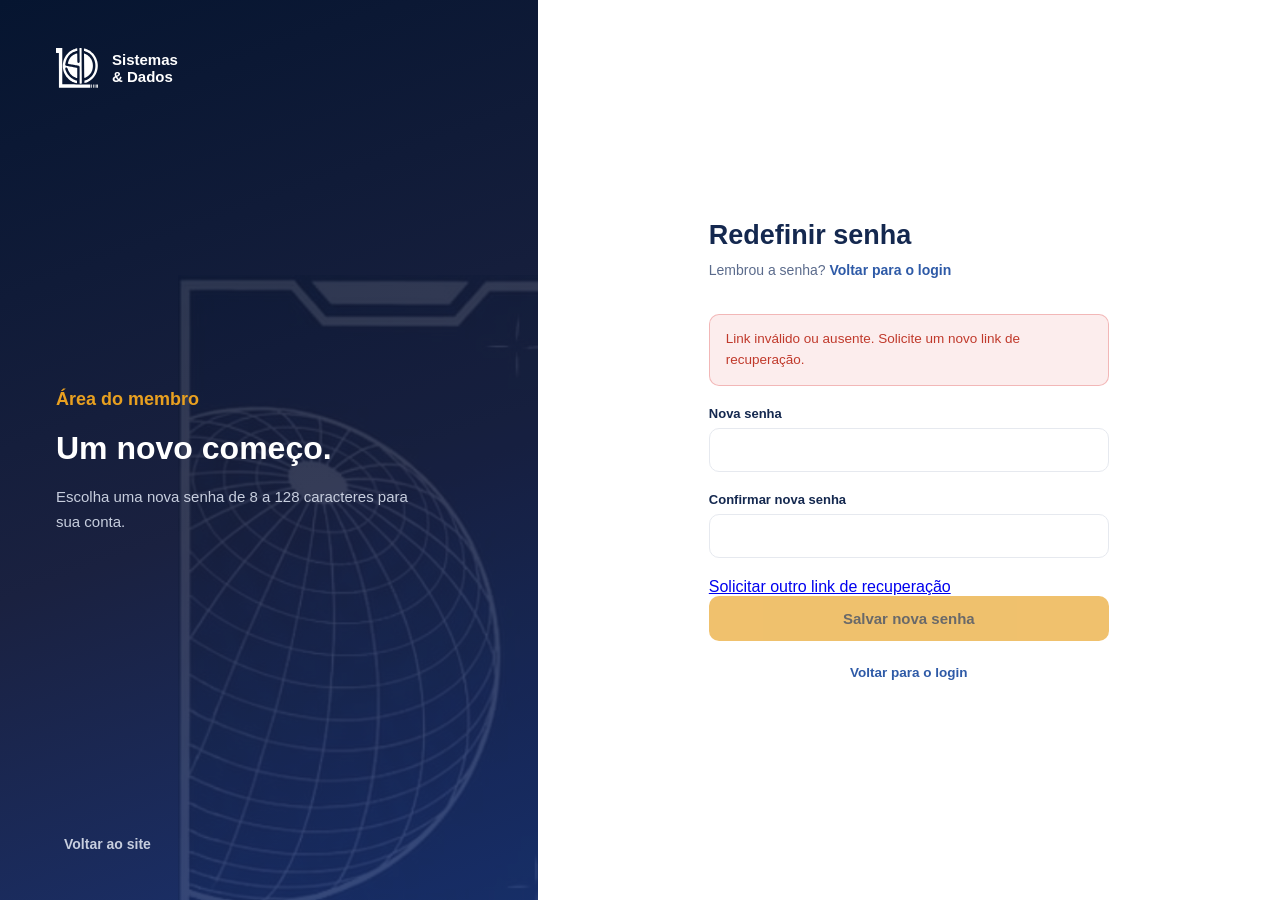
<file: redefinir-senha.html>
<!DOCTYPE html>
<html lang="pt-BR">
    <head>
        <meta charset="UTF-8">
        <meta name="referrer" content="no-referrer">
        <meta name="viewport" content="width=device-width, initial-scale=1.0">
        <link rel="stylesheet" href="./src/css/styles.css">
        <link rel="stylesheet" href="./src/css/auth.css">
        <title>Redefinir senha — LSD</title>
    </head>

    <body class="auth-body">
        <div class="auth-wrapper">

            <aside class="auth-marca">
                <a href="index.html" class="auth-marca-logo">
                    <img src="./src/images/LOGO_LSD.svg" alt="Logo LSD">
                    <div class="logo-subtexto">
                        <span>Sistemas</span>
                        <span>&amp; Dados</span>
                    </div>
                </a>

                <div class="auth-marca-conteudo">
                    <span class="tag-sobre">Área do membro</span>
                    <h1>Um novo começo.</h1>
                    <p>Escolha uma nova senha de 8 a 128 caracteres para sua conta.</p>
                </div>

                <a href="index.html" class="auth-marca-voltar">
                    <i class="fas fa-arrow-left"></i> Voltar ao site
                </a>
            </aside>

            <main class="auth-form-painel">
                <div class="auth-card">
                    <div class="auth-card-topo">
                        <h2>Redefinir senha</h2>
                        <p>Lembrou a senha? <a href="entrar-login.html">Voltar para o login</a></p>
                    </div>

                    <div class="auth-mensagem" id="redefinir-mensagem" role="status" aria-live="polite"></div>

                    <form id="form-redefinir" novalidate>
                        <div class="campo">
                            <label for="senha">Nova senha</label>
                            <div class="campo-input"><input type="password" id="senha" autocomplete="new-password" minlength="8" maxlength="128" required></div>
                        </div>
                        <div class="campo">
                            <label for="confirmar-senha">Confirmar nova senha</label>
                            <div class="campo-input"><input type="password" id="confirmar-senha" autocomplete="new-password" minlength="8" maxlength="128" required></div>
                        </div>
                        <p><a href="recuperar-senha.html">Solicitar outro link de recuperação</a></p>

                        <button type="submit" class="btn-auth">
                            <span class="spinner"></span>
                            <span class="btn-auth-texto">Salvar nova senha</span>
                        </button>
                    </form>

                    <p class="auth-card-rodape">
                        <a href="entrar-login.html"><i class="fas fa-arrow-left"></i> Voltar para o login</a>
                    </p>
                </div>
            </main>

        </div>

        <script src="./src/js/auth.js"></script>
    </body>
</html>
</file>
<file: src/css/styles.css>
* {
    margin: 0;
    padding: 0;
    box-sizing: border-box;
}

html {
    scroll-behavior: smooth;
}

body {
    font-family: 'Montserrat', sans-serif;
    background: var(--branco);
    background-attachment: fixed;
    color: var(--text);
}

/*Cores da Paleta */
:root {
    --azul: #2E5AA7;
    --azul-claro: #86C5FF;
    --amarelo: #E8A020;
    --verde: #22C55E;
    --branco: #FFFFFF;
    --cinza: #E6E9EF;
    --preto: #252525;
    --creme: #f8e6a0;
    --azul-camisa: #061530;
    --navy: #1A2140;
    --text: #1f2933;
    --muted: #5b6b8c;
    --muted-claro: #c7cede;
    --azul-escuro: #14284f;
}

.text-azul {
    color: var(--azul);
}

.text-amarelo {
    color: var(--amarelo);
}

.text-amarelo-border {
    color: var(--amarelo);
    border: 0.2px solid #E8A020;
}

.text-verde-border {
    color: var(--verde);
    border: 0.2px solid;
}

.text-azul-claro {
    color: var(--azul-claro);
}

.text-branco{
    color: var(--branco);
}

.text-cinza{
    color: var(--cinza);
}

.text-creme {
    color: var(--creme);
}

.background-amarelo {
    background-color: var(--amarelo);
}
/* NavBar */

nav {
    position: fixed;
    top: 0;
    left: 0;
    width: 100%;
    display: flex;
    justify-content: space-between;
    align-items: center;
    height: 66px;
    padding: 0 max(4%, 24px);
    background: transparent;
    transition: all .35s ease;
    z-index: 1000;
}

nav.scrolled{
    background: var(--navy);
    backdrop-filter: blur(12px);
    -webkit-backdrop-filter: blur(12px);
    box-shadow: 0 10px 30px rgba(0,0,0,.18);
}

.Logo-LSD {
    display: flex;
    align-items: center;
    gap: 10px;
}

.Logo-LSD .logo-lsd-img {
    width: 34px;
    height: 34px;
    object-fit: contain;
}

.logo-subtexto {
    font-weight: 800;
    color:  var(--branco);
    font-size: 13px;
    line-height: 1.1;
    display: flex;
    flex-direction: column;
}

.options-nav ul {
    list-style: none;
    display: flex;
    gap: 24px;
}

.options-nav a {
    position: relative;
    text-decoration: none;
    color:  var(--branco);
    font-size: 14px;
    font-weight: 500;
}
.options-nav a:hover{
    color: var(--amarelo);
}

.options-nav a::after {
    content: '';
    position: absolute;
    left: 50%;
    bottom: -5px;
    width: 0;
    height: 1px;
    background-color: var(--amarelo);
    transform: translateX(-50%);
    transition: width 0.3s ease;
}

.options-nav a:hover::after {
    width: 100%;
}

.nav-right {
    display: flex;
    align-items: center;
    gap: 22px;
}

.btn-entrar {
    display: inline-flex;
    align-items: center;
    background: var(--branco);
    color: var(--azul-escuro);
    font-weight: 700;
    min-height: 38px;
    font-size: 12px;
    padding: 8px 18px;
    border-radius: 999px;
    text-decoration: none;
    transition: background .25s ease, color .25s ease, transform .25s ease;
}

.nav-account-actions {
    display: flex;
    align-items: center;
    gap: 7px;
    flex-shrink: 0;
}

.btn-entrar:hover {
    background: var(--amarelo);
    color: #1a1a1a;
    transform: translateY(-2px);
}

/** End NavBar */

/** Hero */

.hero {
    position: relative;
    min-height: 100vh;
    padding: 0;
    background: var(--navy);
    overflow: hidden;
}

.hero-slider {
    position: absolute;
    inset: 0;
    width: 100%;
    height: 100%;
    border-radius: 0;
    border: none;
    box-shadow: none;
}

.hero-overlay {
    position: absolute;
    inset: 0;
    z-index: 1;
    background: linear-gradient(180deg,
        rgba(6, 21, 48, .55) 0%,
        rgba(6, 21, 48, .2) 32%,
        rgba(34, 44, 85, .78) 78%,
        var(--navy) 100%);
    pointer-events: none;
}

.hero-content {
    position: relative;
    z-index: 2;
    min-height: 100vh;
    display: flex;
    align-items: center;
    padding: 140px 8% 110px;
}

.hero-texto {
    display: flex;
    flex-direction: column;
    max-width: 560px;
    gap: 22px;
}

.hero-dots {
    position: absolute;
    left: 50%;
    bottom: 30px;
    transform: translateX(-50%);
    z-index: 3;
    display: flex;
    align-items: center;
    gap: 9px;
}

.hero-dots .dot {
    width: 8px;
    height: 8px;
    padding: 0;
    border: none;
    border-radius: 50%;
    background: rgba(255, 255, 255, .4);
    cursor: pointer;
    transition: all .3s ease;
}

.hero-dots .dot.active {
    width: 26px;
    border-radius: 5px;
    background: var(--branco);
}

.hero-titulo {
    font-size: 64px;
    font-weight: 800;
    line-height: 1.08;
    color: #FFFFFF;
}

.hero-subtitulo {
    font-size: 25px;
    opacity: 0.9;
    color: #cccccc;
}

.hero-desc {
    font-size: 18px;
    line-height: 1.7;
    color: var(--cinza);
}

/**Botoes Hero**/

.btn-projetos,
.saibaMais-btn {
    position: relative;
    display: inline-flex;
    align-items: center;
    gap: 8px;
    text-decoration: none;
    padding: 12px 20px;
    border-radius: 10px;
    font-weight: 600;
    z-index: 1;
}

.btn-projetos {
    background: #FFA62B;
    color: #111;
}

.saibaMais-btn {
    background: transparent;
    color: #FFFFFF;
    border: 1px solid rgba(255,255,255,0.6);
}

.hero-butoes{
    display: flex;
    gap: 16px;        
    margin-top: 30px;
    align-items: center;
}

/**End Botoes Hero**/

/**Status**/

.hero-status {
    display: flex;
    gap: 34px;
    margin-top: 28px;
    align-items: center;
}

.status-item {
    display: flex;
    flex-direction: column;
    gap: 4px;
}

.status-item strong {
    color: #FFA62B;
    font-size: 28px;
    font-weight: 800;
    line-height: 1;
}

.status-item span {
    color: #86C5FF;
    font-size: 14px;
    font-weight: 500;
}

/** End Status**/

.verProjetos-btn{
    color: #00004d;
    background-color: var(--amarelo);
    text-decoration: none;
    padding: 10px 15px;
    border-radius: 10px;
    gap: 20px;
}

.slide {
    position: absolute;
    inset: 0;
    width: 100%;
    height: 100%;
    object-fit: cover;

    opacity: 0;
    transition: opacity 0.8s ease;
}

.slide.active {
    opacity: 1;
}

.hero-slider .prev,
.hero-slider .next {
    position: absolute;
    top: 50%;
    transform: translateY(-50%);
    z-index: 3;

    width: 50px;
    height: 50px;

    border-radius: 50%;
    border: 1px solid rgba(255,255,255,0.1);

    background: rgba(0,0,0,0.45);
    backdrop-filter: blur(8px);

    color: white;
    font-size: 24px;

    cursor: pointer;

    opacity: 0;
    transition: transform 0.3s ease, opacity .3s ease;
}

.hero-slider .prev {
    left: 30px;
}

.hero-slider .next {
    right: 30px;
}

.hero-slider:hover .prev,
.hero-slider:hover .next {
    opacity: 1;
}

.hero-slider .prev:hover,
.hero-slider .next:hover {
    background: rgba(255,255,255,0.15);
}

.hero-slider .next:active,
.hero-slider .prev:active {
    transform: translateY(-50%) scale(0.75);
}

/** End Hero */

/**!separador 1**/

.custom-shape-divider-bottom-1 {
    top: -1px;
    left: 0;
    width: 100%;
    overflow: hidden;
    line-height: 0;
    z-index: 2;
}

.custom-shape-divider-bottom-1 svg {
    display: block;
    width: 100%;
    height: 70px;
}

.custom-shape-divider-bottom-1 .shape-fill {
    fill: #2F63C5;
}

/**!end separador **/

/** Sobre */

.sobre {
    padding: 110px 8%;
    position: relative;
    background: var(--navy);
    overflow: hidden;
}

.container-sobre {
    max-width: 1200px;
    margin: 0 auto;
    display: grid;
    grid-template-columns: 1.05fr 0.95fr;
    align-items: center;
    gap: 70px;
}

.sobre-texto {
    max-width: 620px;
}

.tag-sobre {
    display: inline-block;
    color: var(--amarelo);
    font-size: 18px;
    font-weight: 600;
    margin-bottom: 14px;
}

.sobre-texto h2 {
    color: var(--branco);
    font-size: clamp(34px, 4vw, 48px);
    line-height: 1.15;
    margin-bottom: 24px;
    letter-spacing: -1px;
}

.sobre-texto p {
    color: var(--muted-claro);
    font-size: 16px;
    line-height: 1.8;
    margin-bottom: 18px;
}

.sobre-texto strong {
    color: var(--branco);
    font-weight: 800;
}

.text-link {
    display: inline-block;
    margin-top: 12px;
    color: var(--branco);
    font-weight: 700;
    text-decoration: none;
    border-bottom: 2px solid var(--amarelo);
    padding-bottom: 4px;
}

.sobre-cards {
    display: grid;
    grid-template-columns: repeat(2, 1fr);
    gap: 22px;
    position: relative;
}

.sobre-card {
    position: relative;
    z-index: 1;
    background: #ffffff;
    border: 1px solid rgba(27, 61, 143, 0.12);
    border-radius: 18px;
    padding: 24px;
    box-shadow: 0 18px 40px rgba(15, 36, 96, 0.16);
    transition: 0.25s ease;
}

.sobre-card:hover {
    transform: translateY(-6px);
    box-shadow: 0 24px 50px rgba(15, 36, 96, 0.22);
}

.sobre-card .icon {
    width: 42px;
    height: 42px;
    display: grid;
    place-items: center;
    border-radius: 12px;
    background: rgba(232, 160, 32, 0.14);
    margin-bottom: 18px;
    font-size: 20px;
}

.sobre-card h3 {
    color: var(--azul-escuro);
    font-size: 16px;
    margin-bottom: 10px;
}

.sobre-card p {
    color: var(--muted);
    font-size: 13px;
    line-height: 1.6;
    margin: 0;
}

/** camada de fundo */

/*! Evitar mexer  */
.background-blobs{
    position: fixed;
    inset: 0;
    z-index: -1;
    overflow: hidden;
}

/** blobs */

.blob{
    position: absolute;
    width: 500px;
    height: 500px;
    border-radius: 50%;
    background: white;
    filter: blur(180px);
    opacity: 0.08;
    animation: blobMove 25s infinite alternate ease-in-out;
}

/** posições */

.blob1{
    top: -150px;
    left: -150px;
}

.blob2{
    bottom: -150px;
    right: -150px;
    animation-duration: 30s;
}

/** movimento */

@keyframes blobMove{
    0%{
        transform: translate(0,0) scale(1);
    }
    50%{
        transform: translate(120px,-80px) scale(1.2);
    }
    100%{
        transform: translate(-80px,120px) scale(0.9);
    }
}

/**!separador 2**/

.custom-shape-divider-top-2 {
    position: absolute;
    bottom: -1px;
    left: 0;
    width: 100%;
    overflow: hidden;
    line-height: 0;
    z-index: 2;
}

.custom-shape-divider-top-2 svg {
    position: relative;
    display: block;
    width: calc(100% + 1.3px);
    height: 60px; 
    transform: rotateY(180deg);
}

.custom-shape-divider-top-2 .shape-fill {
    fill: var(--navy);
}

/**!end Separador 2**/

/** Projetos */

.projetos {
    position: relative;
    padding: 80px 20px 180px;
    border-top: 1px solid rgba(255, 255, 255, 0.05);
    border-bottom: none;
    overflow: hidden;
    background-color: var(--navy);
}
.planetafundo{
    position: absolute;
    top: 500px;
    right: 1000px;
    width: 1000px;
    height: 1000px;
    opacity: 0.07;
    z-index: 0;
}

.container-projetos {
    position: relative;
    display: flex;
    flex-direction: column;
    align-items: center;
    justify-content: center;
}

.tituloProjetos{
    font-size: 40px;
    font-weight: 600;
    color: #ffffff;
    text-align: center;
    margin-bottom: 10px;
}

.subtituloProjetos{
    font-size: 18px;
    font-weight: 400;
    color: rgba(255, 255, 255, 0.5);
    text-align: center;
    margin-bottom: 40px;
    letter-spacing: 0.5px;
}

.cards {
    display: grid;
    grid-template-columns: repeat(3, 1fr);
    gap: 40px 35px;
}

.card-3 {
    display: block;
    text-decoration-line: none;
    color: inherit;
    width: 350px;
    background: #202938;
    border-radius: 16px;
    overflow: hidden;
    transition: .3s;
    border: 1px solid rgba(255, 255, 255, 0.08);
    box-shadow: 0 20px 50px rgba(0, 0, 0, 0.5);
}

.card-3:hover {
    transform: translateY(-25px) !important;
}

.card-3 img {
    width: 100%;
    height: 200px;
    object-fit: cover;
}

.card-3 h3 {
    text-align: center;
}

.card-3 p {
    text-align: center;
    font-size: 15px;
}

.card-3 .content {
    padding: 20px;
}

.tags {
    display: flex;
    gap: 8px;
    margin-top: 15px;
    flex-wrap: wrap;
}

.tags span {
    background: #334155;
    padding: 6px 10px;
    border-radius: 30px;
    font-size: 12px;
}

/** End Projetos */

/*!Separador 3**/

.custom-shape-divider-top-3 {
    position: absolute;
    bottom: -3px;
    left: 0;
    width: 100%;
    overflow: hidden;
    line-height: 0;
    font-size: 0;
    z-index: 2;
}

.custom-shape-divider-top-3 svg {
    position: relative;
    display: block;
    width: calc(100% + 1.3px);
    height: 80px;
    transform: rotateY(180deg);
    background: transparent;
}

.custom-shape-divider-top-3 .shape-fill {
    fill: #FFFFFF;
}

/**! End Separador 3**/

/** Equipe */

.equipe {
    display: flex;
    flex-direction: column;
    align-items: center;
    padding: 100px 20px;
    background: #fff;
}

.containerEquipe {
    width: min(900px, 90%);
    height: 250px;
    perspective: 1200px;
    cursor: pointer;
    margin: 30px auto 0;
}

.teamInner {
    position: relative;
    width: 100%;
    height: 100%;
    transition: transform 1s ease;
    transform-style: preserve-3d;
}

.containerEquipe.active .teamInner {
    transform: rotateY(180deg);
}

.faceEquipe {
    position: absolute;
    inset: 0;
    background-color: var(--navy);
    border-radius: 30px;
    box-shadow: 0 20px 50px rgba(0,0,0,0.35);
    backface-visibility: hidden;
    -webkit-backface-visibility: hidden;
    transform-style: preserve-3d;
    display: flex;
    flex-direction: column;
    justify-content: center;
    align-items: center;
    overflow: hidden;
}

.frente{
    transform: rotateY(0deg);
}

.verso {
    transform: rotateY(180deg);
    text-align: center;
    padding: 40px;
}

.verso h2 {
    color: #fff;
    font-size: 32px;
    margin-bottom: 14px;
}

.verso p {
    color: rgba(255,255,255,0.65);
    font-size: 16px;
    line-height: 1.7;
    max-width: 620px;
}

.imagesEquipe { 
    display: flex; 
    justify-content: center; 
    align-items: center; 
    height: 80px; 
    margin-bottom: 10px; 
}

.fotoEquipe { 
    width: 65px; 
    height: 65px; 
    object-fit: cover; 
    border-radius: 50% !important; 
    border: 3px solid var(--amarelo); 
    position: relative; 
    transition: transform 0.3s ease, z-index 0.3s ease;
} 


#foto1 { 
    z-index: 1; 
} 

#foto2 { 
    z-index: 3; 
    margin-left: -15px; 
} 

#foto3 { 
    z-index: 2; 
    margin-left: -15px; 
} 

.fotoEquipe:hover { 
    transform: scale(1.1); 
    z-index: 10 !important; 
}

.tituloEquipe {
    font-size: 36px;
    font-weight: 700;
    color: #fff;
    margin-bottom: 8px;
}

.descEquipe {
    font-size: 15px;
    color: rgba(255,255,255,0.6);
    margin-bottom: 18px;
}

.botaoequipe {
    background-color: var(--amarelo);
    color: #111;
    border: none;
    padding: 11px 24px;
    border-radius: 12px;
    font-weight: 700;
    cursor: pointer;
}

.botaoequipe:hover {
    transform: scale(1.1);
    transition: transform 0.3s ease;
}

.containerEquipe.active .botaoequipe {
    background-color: #fff;
    color: var(--navy);
}

.fotoEquipe:hover {
    transform: scale(1.1);
    transition: transform 0.3s ease;
}

.fotoEquipeContainer {
    display: flex;
    justify-content: center;
    align-items: center;
    gap: 20px;
    margin-top: 20px;
}

.verso {
    transform: rotateY(180deg);
    padding: 28px;
}

.membros-grid{
    width:100%;
    display:grid;
    grid-template-columns:repeat(3,1fr);
    gap:40px;
    justify-items:center;
}

.membro{
    display:flex;
    flex-direction:column;
    align-items:center;
    text-align:center;
}

.membro h3{
    font-size:20px;
    font-weight:600;
    color:var(--branco);
    margin-bottom:4px;
}

.membro span{
    font-size:14px;
    font-weight:700;
    color:var(--amarelo);
    margin-bottom:8px;
}

.membro p{
    font-size:14px;
    color:var(--cinza);
    line-height:1.5;
}

.membro img{
    width:90px;
    height:90px;
    border-radius:50%;
    object-fit:cover;
    border:3px solid var(--amarelo);
    margin-bottom:14px;
    transition:.3s;
}

.membro img:hover{
    transform:scale(1.08);
}

.botao-vermais {
    margin-top: 18px;
    background: #fff;
    color: var(--navy);
    border: none;
    padding: 9px 22px;
    border-radius: 10px;
    font-weight: 700;
    cursor: pointer;
}

.containerEquipe {
    width: min(900px, 90%);
    height: 340px;
}

/** Carrossel de Equipe (expande no lugar do card, sem navegar de página) **/

/** Carrossel de Equipe (Corrigido) **/

.carrossel-equipe-wrapper {
    position: relative;
    width: 100%;
    max-width: 1100px;
    margin: 30px auto 0;
    opacity: 1;
    transform: translateY(0);
    padding: 60px 15px; /* Espaço extra superior/inferior para sombras e avatares */
}

.tituloprincipalEquipe { font-size: 36px; color: var(--navy); font-weight: 700; text-align: center;}
.titulosecundarioEquipe {text-align: center; color: var(--muted); margin-top: 10px;}

.carrossel-equipe-wrapper.aberto {
    opacity: 1;
    transform: translateY(0);
}

.carrossel-equipe {
    position: relative;
    height: clamp(430px, 54vh, 560px); /* Espaço extra para selos e redes sem cortar os cards */
    overflow: visible; /* Permite que as sombras e avatares apareçam sem cortes */
}

.membro-card {
    position: absolute;
    top: 50%;
    left: 50%;
    width: 300px;
    background: var(--branco);
    border-radius: 22px;
    padding: 68px 26px 26px;
    min-height: 360px;
    text-align: center;
    box-shadow: 0 25px 55px rgba(6, 12, 30, .45);
    transition: transform .9s cubic-bezier(.22, .68, 0, 1.01), opacity .8s ease, filter .8s ease;
    pointer-events: none;
}

.membro-card.is-center {
    transform: translate(-50%, -50%) scale(1);
    opacity: 1;
    filter: brightness(1);
    z-index: 5;
    pointer-events: auto;
}

.membro-card.is-prev {
    transform: translate(calc(-50% - 215px), -50%) scale(.8);
    opacity: 1;
    filter: brightness(.4);
    z-index: 3;
}

.membro-card.is-next {
    transform: translate(calc(-50% + 215px), -50%) scale(.8);
    opacity: 1;
    filter: brightness(.4);
    z-index: 3;
}

.membro-card.is-hidden-left {
    transform: translate(calc(-50% - 215px), 65%) scale(.6);
    opacity: 0;
    filter: brightness(.25);
    z-index: 1;
}

.membro-card.is-hidden-right {
    transform: translate(calc(-50% + 430px), -50%) scale(.68);
    opacity: 0;
    filter: brightness(.4);
    z-index: 2;
}

.membro-card-avatar {
    position: absolute;
    top: -52px;
    left: 50%;
    transform: translateX(-50%);
    width: 104px;
    height: 104px;
    border-radius: 50%;
    padding: 4px;
    background: var(--branco);
    box-shadow: 0 10px 25px rgba(6, 12, 30, .3);
}

.membro-card-avatar img {
    width: 100%;
    height: 100%;
    border-radius: 50%;
    object-fit: cover;
    border: 3px solid var(--amarelo);
    display: block;
}

.membro-card-funcao {
    display: block;
    font-size: 11px;
    font-weight: 700;
    letter-spacing: 1.5px;
    text-transform: uppercase;
    color: var(--muted);
    margin-bottom: 6px;
}

.membro-card-nome {
    font-size: 20px;
    font-weight: 800;
    color: var(--azul-escuro);
    margin-bottom: 10px;
}

.membro-card-bio {
    font-size: 13.5px;
    line-height: 1.55;
    color: var(--muted);
    margin-bottom: 18px;
    display: -webkit-box;
    -webkit-line-clamp: 3;
    -webkit-box-orient: vertical;
    overflow: hidden;
    min-height: 63px;
}

.membro-card-selos {
    display: flex;
    flex-wrap: wrap;
    justify-content: center;
    gap: 6px;
    margin: -4px 0 16px;
    min-height: 25px;
}

.membro-card-selo {
    display: inline-flex;
    align-items: center;
    gap: 5px;
    max-width: 100%;
    padding: 5px 9px;
    border: 1px solid rgba(232, 160, 32, .28);
    border-radius: 999px;
    background: rgba(232, 160, 32, .09);
    color: var(--azul-escuro);
    font-size: 9px;
    font-weight: 700;
    line-height: 1.2;
}

.membro-card-selo i {
    color: var(--amarelo);
    flex-shrink: 0;
}

.membro-card-redes {
    display: flex;
    justify-content: center;
    gap: 12px;
    min-height: 34px;
}

.membro-card-redes.sem-redes {
    min-height: 0;
}

.membro-card-redes a {
    display: flex;
    align-items: center;
    justify-content: center;
    width: 34px;
    height: 34px;
    border-radius: 50%;
    background: var(--cinza);
    color: var(--azul-escuro);
    font-size: 14px;
    text-decoration: none;
    transition: background .25s ease, color .25s ease, transform .25s ease;
}

.membro-card-redes a:hover {
    background: var(--amarelo);
    color: #1a1a1a;
    transform: translateY(-3px);
}

.carrossel-seta {
    position: absolute;
    top: 50%;
    transform: translateY(-50%);
    z-index: 10;
    width: 46px;
    height: 46px;
    border-radius: 50%;
    border: 1px solid rgba(6, 12, 30, .1);
    background: var(--branco);
    color: var(--azul-escuro);
    font-size: 18px;
    cursor: pointer;
    box-shadow: 0 10px 25px rgba(6, 12, 30, .18);
    transition: background .25s ease, color .25s ease;
}

.carrossel-seta:hover {
    background: var(--amarelo);
    color: #1a1a1a;
}

.carrossel-seta.carrossel-prev { left: 0; }
.carrossel-seta.carrossel-next { right: 0; }

/** End Equipe */

/** Redes */

.redes {
    display: flex;
    justify-content: center;
    flex-direction: column;
    align-items: center;
    padding: 80px 20px 140px;
    position: relative;
}

.tituloRedes {
    font-size: 40px;
    font-weight: 600;
    color: var(--navy);
    text-align: center;
    margin-bottom: 60px;
}

.cardsRedes {
    display: flex;
    align-items: center;
    justify-content: center;
    gap: 70px;
}

.cardRede {
    width: 300px;
    height: 350px;
    perspective: 1000px;
    text-align: center;
    cursor: pointer;
}


.cardRede .cardInner {
    width: 100%;
    height: 100%;
    position: relative;
    transform-style: preserve-3d;
    transition: transform 0.6s;
}

.faceRede {
    width: 100%;
    height: 100%;
    border-radius: 20px;
    position: absolute;
    top: 0;
    left: 0;
    backface-visibility: hidden;
    display: flex;
    flex-direction: column;
    align-items: center;
    justify-content: center;
    padding: 20px;
    background: var(--navy);
    border: 1px solid rgba(255,255,255,0.08);
    box-shadow: 0 20px 50px rgba(0,0,0,0.5);
}

.conteudoFrontal{
    display: flex;
    flex-direction: column;
    align-items: center;
    gap: 5px;
    text-align: center;
    color: var(--branco);
}

.descRedes{
    display:flex;
    flex-direction:column;
    gap:5px;
    align-items:center;
    text-align:center;
}

.faceRede.traseira {
    display: flex;
    justify-content: center;
    gap: 30px;
    transform: rotateY(180deg);
}

.AccountName{
    text-decoration: none;
    color: #cccccc;
    font-size: 20px;
    font-weight: 500;
    transition: color 0.3s ease;
}

.AccountName:hover{
    color: #ffffff;
}

.cardRede:hover .cardInner {
    transform: rotateY(180deg);
}

.cardRede .iconCard img {
    width: 50px;
    height: 50px;
}

/**! Separador 4**/

.custom-shape-divider-top-4 {
    position: absolute; 
    bottom: -1px;
    left: 0;
    width: 100%;
    overflow: hidden;
    line-height: 0; 
}

.custom-shape-divider-top-4 svg {
    position: relative;
    display: block;
    width: calc(100% + 1.3px);
    height: 80px; 
    background: transparent;
}

.custom-shape-divider-top-4 .shape-fill {
    fill: var(--navy); 
}

/**!End Separador 4**/


/** Footer  */

.footer{
    background: var(--navy);
    margin-top: 0;
}

.footer-container{
    max-width:1200px;
    margin:auto;
    padding:60px 40px;
    display:flex;
    justify-content:space-between;
    flex-wrap:wrap;
    gap:40px;
}

.footer-logo img{
    width:60px;
    margin-bottom:10px;
}

.footer-logo p{
    color:#aaa;
    font-size:14px;
}

.footer-pinguim img{
    position: absolute;
    width:120px;
    margin: auto;
    right: 160px;
}

.footer-links h4,
.footer-contato h4{
    color:#fff;
    margin-bottom:12px;
}

.footer-links ul{
    list-style:none;
}

.footer-links a{
    text-decoration:none;
    color:#aaa;
    transition:0.3s;
}

.footer-links a:hover{
    color:var(--amarelo);
}

.footer-contato p{
    color:#aaa;
    font-size:14px;
}

.footer-copy{
    border-top:1px solid rgba(255,255,255,0.06);
    text-align:center;
    padding:20px;
    font-size:13px;
    color:#777;
}

.creditos a{
    color:#aaa;
    text-decoration:none;
}

.creditos a:hover{
    color:var(--amarelo);
}
</file>
<file: src/css/dashboard.css>
/* =========================================
   PAINEL DO MEMBRO — Perfil + Kanban + Feed
   ========================================= */

* { box-sizing: border-box; }

.dash-body {
    margin: 0;
    background: #F4F6F9;
    font-family: 'Montserrat', sans-serif;
    min-height: 100vh;
    color: #14284F;
}

.dash-body a { font-family: inherit; }

/* ---------- Nav topo ---------- */

.dash-nav {
    position: sticky;
    top: 0;
    z-index: 60;
    display: flex;
    align-items: center;
    gap: 24px;
    padding: 14px 4%;
    background: #14284F;
    box-shadow: 0 6px 20px rgba(20, 40, 79, .15);
}

.dash-nav-logo {
    display: flex;
    align-items: center;
    gap: 12px;
    color: #FFFFFF;
    font-weight: 700;
    font-size: 15px;
    flex-shrink: 0;
}

.dash-nav-logo img { width: 32px; }
.dash-nav-logo strong { color: #E8A020; font-weight: 800; }

.dash-busca {
    flex: 1;
    max-width: 460px;
    margin: 0 auto;
    position: relative;
    display: flex;
    align-items: center;
}

.dash-busca i {
    position: absolute;
    left: 16px;
    color: rgba(255, 255, 255, .5);
    font-size: 13px;
}

.dash-busca input {
    width: 100%;
    padding: 10px 16px 10px 40px;
    border-radius: 999px;
    border: 1px solid rgba(255, 255, 255, .15);
    background: rgba(255, 255, 255, .08);
    color: #fff;
    font-family: inherit;
    font-size: 13.5px;
    outline: none;
    transition: background .2s ease, border-color .2s ease;
}

.dash-busca input::placeholder { color: rgba(255, 255, 255, .5); }
.dash-busca input:focus { background: rgba(255, 255, 255, .14); border-color: #E8A020; }

.dash-nav-links { display: flex; align-items: center; flex-shrink: 0; }

.dash-nav-links a {
    color: #FFFFFF;
    text-decoration: none;
    font-weight: 600;
    font-size: 13.5px;
    margin-left: 24px;
    opacity: .85;
    transition: opacity .2s ease, color .2s ease;
    white-space: nowrap;
}

.dash-nav-links a:hover { opacity: 1; color: #E8A020; }

/* ---------- Header de perfil ---------- */

.perfil-header { background: #fff; }

.perfil-capa {
    position: relative;
    width: 100%;
    height: 220px;
    overflow: hidden;
    background: #14284F;
    z-index: 1;
}

.perfil-capa img {
    width: 100%;
    height: 100%;
    object-fit: cover;
    filter: brightness(.72);
}

.btn-editar-capa {
    position: absolute;
    right: 24px;
    bottom: 18px;
    background: rgba(20, 40, 79, .55);
    backdrop-filter: blur(6px);
    color: #fff;
    border: 1px solid rgba(255, 255, 255, .3);
    padding: 9px 18px;
    border-radius: 999px;
    font-size: 13px;
    font-weight: 600;
    cursor: pointer;
    display: flex;
    align-items: center;
    gap: 8px;
    transition: background .2s ease;
}

.btn-editar-capa:hover { background: rgba(20, 40, 79, .8); }

.perfil-info-barra {
    max-width: 1320px;
    margin: 0 auto;
    padding: 0 4% 20px;
    display: flex;
    align-items: flex-end;
    gap: 22px;
    flex-wrap: wrap;
    position: relative;
    z-index: 3;
}

.perfil-avatar-wrap {
    margin-top: -60px;
    flex-shrink: 0;
    z-index: 4;
}

.perfil-avatar {
    width: 128px;
    height: 128px;
    border-radius: 50%;
    object-fit: cover;
    border: 5px solid #fff;
    box-shadow: 0 10px 24px rgba(20, 40, 79, .2);
    display: block;
}

.perfil-nome-funcao {
    flex: 1;
    min-width: 200px;
    padding-top: 14px;
}

.perfil-nome-funcao h1 {
    font-size: 24px;
    margin: 0 0 4px;
    color: #14284F;
}

.perfil-nome-funcao p {
    font-size: 13.5px;
    color: #5b6b8c;
    margin: 0;
    font-weight: 600;
}

.perfil-acoes {
    display: flex;
    gap: 10px;
    padding-top: 14px;
    flex-shrink: 0;
}

.btn-principal,
.btn-secundario {
    border: none;
    padding: 11px 20px;
    border-radius: 10px;
    font-weight: 700;
    font-size: 13.5px;
    cursor: pointer;
    display: flex;
    align-items: center;
    gap: 8px;
    transition: transform .2s ease, box-shadow .2s ease, background .2s ease;
    white-space: nowrap;
    font-family: inherit;
}

.btn-principal {
    background: #E8A020;
    color: #1a1a1a;
    box-shadow: 0 10px 22px rgba(232, 160, 32, .3);
}

.btn-principal:hover { transform: translateY(-2px); }

.btn-secundario {
    background: #F4F6F9;
    color: #14284F;
    border: 1px solid rgba(20, 40, 79, .14);
}

.btn-secundario:hover { background: #E6E9EF; }

/* ---------- Grid principal ---------- */

.dash-grid {
    max-width: 1320px;
    margin: 0 auto;
    padding: 30px 4% 90px;
    display: grid;
    grid-template-columns: 280px 1fr 260px;
    gap: 22px;
    align-items: start;
}

.dash-col-esquerda,
.dash-col-direita {
    display: flex;
    flex-direction: column;
    gap: 20px;
    position: sticky;
    top: 90px;
}

.sidebar-left {
    display: flex;
    flex-direction: column;
    gap: 20px;
}

.card-lateral {
    background: #FFFFFF;
    border-radius: 16px;
    padding: 20px;
    box-shadow: 0 8px 20px rgba(20, 40, 79, .06);
}

.card-lateral h3 {
    font-size: 14px;
    color: #14284F;
    margin: 0 0 14px;
    font-weight: 800;
    text-transform: uppercase;
    letter-spacing: .4px;
}

.lista-info {
    list-style: none;
    margin: 0;
    padding: 0;
    display: flex;
    flex-direction: column;
    gap: 12px;
}

.lista-info li {
    font-size: 13px;
    color: #3d4a63;
    display: flex;
    align-items: center;
    gap: 10px;
    line-height: 1.4;
    word-break: break-word;
}

.lista-info li i {
    color: #E8A020;
    width: 16px;
    text-align: center;
    flex-shrink: 0;
}

.progresso-mini {
    display: flex;
    justify-content: space-between;
    margin-bottom: 14px;
}

.progresso-mini-item {
    text-align: center;
    flex: 1;
}

.progresso-mini-item strong {
    display: block;
    font-size: 20px;
    color: #14284F;
}

.progresso-mini-item span {
    font-size: 10.5px;
    color: #8891a6;
    text-transform: uppercase;
    letter-spacing: .4px;
    font-weight: 600;
}

.barra-progresso {
    height: 9px;
    border-radius: 6px;
    background: #F0F2F6;
    overflow: hidden;
}

.barra-progresso-fill {
    height: 100%;
    background: linear-gradient(90deg, #E8A020, #ffd166);
    border-radius: 6px;
    transition: width .5s ease;
    width: 0%;
}

.progresso-mini-pct {
    display: block;
    margin-top: 8px;
    font-size: 12px;
    font-weight: 700;
    color: #5b6b8c;
    text-align: right;
}

.lista-membros {
    list-style: none;
    margin: 0;
    padding: 0;
    display: flex;
    flex-direction: column;
    gap: 14px;
}

.lista-membros li {
    display: flex;
    align-items: center;
    gap: 12px;
}

.lista-membros img {
    width: 40px;
    height: 40px;
    border-radius: 50%;
    object-fit: cover;
    flex-shrink: 0;
}

.membro-destaque-nome {
    font-size: 13px;
    font-weight: 700;
    color: #14284F;
    line-height: 1.3;
}

.membro-destaque-funcao {
    font-size: 11.5px;
    color: #8891a6;
    line-height: 1.3;
}

/* ---------- Coluna central: abas ---------- */

.dash-col-central { min-width: 0; }

.abas-nav {
    display: flex;
    gap: 6px;
    background: #fff;
    border-radius: 14px;
    padding: 6px;
    box-shadow: 0 8px 20px rgba(20, 40, 79, .06);
    margin-bottom: 22px;
}

.aba-btn {
    flex: 1;
    border: none;
    background: transparent;
    color: #5b6b8c;
    font-family: inherit;
    font-weight: 700;
    font-size: 13.5px;
    padding: 11px 14px;
    border-radius: 10px;
    cursor: pointer;
    display: flex;
    align-items: center;
    justify-content: center;
    gap: 9px;
    transition: background .2s ease, color .2s ease;
}

.aba-btn:hover { background: #F4F6F9; }

.aba-btn.ativa {
    background: #14284F;
    color: #fff;
}

.aba-conteudo { display: none; }
.aba-conteudo.ativa { display: block; }

/* ---------- Kanban ---------- */

.kanban-topo {
    display: flex;
    align-items: center;
    justify-content: space-between;
    gap: 16px;
    margin-bottom: 18px;
    flex-wrap: wrap;
}

.kanban-legenda {
    font-size: 12.5px;
    color: #8891a6;
    margin: 0;
}

.kanban-board {
    display: grid;
    grid-template-columns: repeat(3, 1fr);
    gap: 18px;
    align-items: start;
}

.kanban-coluna {
    background: rgba(230, 233, 239, .5);
    border-radius: 16px;
    padding: 14px;
    min-height: 200px;
}

.kanban-coluna-header {
    display: flex;
    align-items: center;
    gap: 10px;
    margin-bottom: 14px;
    padding: 0 4px;
}

.kanban-coluna-header h2 {
    font-size: 14px;
    color: #14284F;
    font-weight: 700;
    flex: 1;
    margin: 0;
}

.kanban-dot { width: 10px; height: 10px; border-radius: 50%; flex-shrink: 0; }
.kanban-dot.afazer { background: #9aa5b8; }
.kanban-dot.andamento { background: #E8A020; }
.kanban-dot.concluido { background: #3fb37f; }

.kanban-contador {
    background: #fff;
    border-radius: 20px;
    padding: 2px 10px;
    font-size: 11.5px;
    font-weight: 700;
    color: #14284F;
}

.kanban-lista {
    display: flex;
    flex-direction: column;
    gap: 12px;
    min-height: 90px;
    padding: 4px;
    border-radius: 12px;
    transition: background .2s ease, outline .2s ease;
}

.kanban-lista.drag-over {
    background: rgba(232, 160, 32, .14);
    outline: 2px dashed #E8A020;
    outline-offset: -2px;
}

.kanban-vazio {
    text-align: center;
    color: #8891a6;
    font-size: 12px;
    padding: 20px 10px;
    border: 1.5px dashed rgba(20, 40, 79, .16);
    border-radius: 12px;
}

/* Post-it / Card do Kanban */
.post-it {
    position: relative;
    border-radius: 8px;
    padding: 12px 14px;
    box-shadow: 0 6px 14px rgba(20, 40, 79, .12);
    cursor: grab;
    transition: transform .18s ease, box-shadow .18s ease;
}

.post-it:hover {
    box-shadow: 0 14px 26px rgba(20, 40, 79, .18);
    transform: translateY(-2px);
}

.post-it:active { cursor: grabbing; }
.post-it.dragging { opacity: .35; }

.post-it-topo {
    display: flex;
    align-items: center;
    justify-content: space-between;
    margin-bottom: 8px;
}

.tag-prioridade {
    font-size: 10px;
    font-weight: 800;
    text-transform: uppercase;
    padding: 2px 8px;
    border-radius: 12px;
    letter-spacing: .3px;
}

.tag-prioridade.prio-alta { background: rgba(224, 83, 83, .25); color: #a81c1c; }
.tag-prioridade.prio-media { background: rgba(232, 160, 32, .28); color: #8a5800; }
.tag-prioridade.prio-baixa { background: rgba(63, 179, 127, .25); color: #166b44; }

.post-it h3 {
    font-size: 13.5px;
    font-weight: 700;
    color: #2a2a2a;
    margin: 0 0 5px;
    line-height: 1.3;
}

.post-it p {
    font-size: 12px;
    line-height: 1.5;
    color: #414141;
    margin: 0;
}

.post-it-rodape {
    display: flex;
    align-items: center;
    justify-content: space-between;
    margin-top: 12px;
    padding-top: 8px;
    border-top: 1px solid rgba(20, 40, 79, .08);
    font-size: 11px;
}

.post-it-data {
    color: #55627a;
    display: flex;
    align-items: center;
    gap: 4px;
    font-weight: 600;
}

.post-it-user {
    display: flex;
    align-items: center;
    gap: 6px;
    background: rgba(255, 255, 255, .75);
    padding: 3px 8px 3px 4px;
    border-radius: 20px;
    font-weight: 700;
    font-size: 11px;
    color: #14284F;
    box-shadow: 0 2px 5px rgba(0,0,0,.05);
}

.post-it-user img {
    width: 20px;
    height: 20px;
    border-radius: 50%;
    object-fit: cover;
}

.btn-assumir {
    border: none;
    background: rgba(20, 40, 79, .1);
    color: #14284F;
    padding: 4px 10px;
    border-radius: 12px;
    font-size: 11px;
    font-weight: 700;
    cursor: pointer;
    display: flex;
    align-items: center;
    gap: 5px;
    transition: background .2s ease, color .2s ease;
}

.btn-assumir:hover {
    background: #14284F;
    color: #fff;
}

.post-it.cor-amarelo { background: #FFE9A8; }
.post-it.cor-azul   { background: #CFE3FF; }
.post-it.cor-rosa   { background: #FFD9E0; }
.post-it.cor-verde  { background: #D8F5DF; }
.post-it.cor-lilas  { background: #E6DBFF; }

.post-it-acoes {
    display: flex;
    gap: 4px;
    opacity: 0;
    transition: opacity .2s ease;
}

.post-it:hover .post-it-acoes,
.post-it:focus-within .post-it-acoes { opacity: 1; }

.post-it-acoes button {
    width: 24px;
    height: 24px;
    border-radius: 50%;
    border: none;
    background: rgba(255, 255, 255, .85);
    cursor: pointer;
    display: flex;
    align-items: center;
    justify-content: center;
    font-size: 10.5px;
    color: #333;
    transition: background .2s ease, color .2s ease;
}

.post-it-acoes button:hover { background: #fff; }
.post-it-excluir:hover { color: #c0392b; }
.post-it-editar:hover { color: #1a5ea8; }

/* ---------- Feed da comunidade ---------- */

.post-criador {
    background: #fff;
    border-radius: 16px;
    padding: 18px;
    box-shadow: 0 8px 20px rgba(20, 40, 79, .06);
    display: flex;
    gap: 14px;
    margin-bottom: 20px;
}

.post-criador-avatar {
    width: 42px;
    height: 42px;
    border-radius: 50%;
    object-fit: cover;
    flex-shrink: 0;
}

.post-criador-corpo { flex: 1; min-width: 0; }

.post-criador-corpo textarea {
    width: 100%;
    border: none;
    background: #F4F6F9;
    border-radius: 12px;
    padding: 12px 14px;
    font-family: inherit;
    font-size: 13.5px;
    color: #14284F;
    resize: vertical;
    min-height: 54px;
    outline: none;
    transition: background .2s ease;
}

.post-criador-corpo textarea:focus { background: #ECEFF5; }

.post-criador-acoes {
    display: flex;
    align-items: center;
    justify-content: space-between;
    margin-top: 12px;
    flex-wrap: wrap;
    gap: 10px;
}

.post-criador-anexos { display: flex; gap: 6px; }

.post-criador-anexos button {
    border: none;
    background: transparent;
    color: #5b6b8c;
    font-family: inherit;
    font-size: 12.5px;
    font-weight: 600;
    padding: 8px 12px;
    border-radius: 8px;
    cursor: pointer;
    display: flex;
    align-items: center;
    gap: 7px;
    transition: background .2s ease, color .2s ease;
}

.post-criador-anexos button:hover { background: #F4F6F9; color: #14284F; }
.post-criador-anexos button i { color: #E8A020; }

.feed-lista {
    display: flex;
    flex-direction: column;
    gap: 18px;
}

.post-card {
    background: #fff;
    border-radius: 16px;
    padding: 20px;
    box-shadow: 0 8px 20px rgba(20, 40, 79, .06);
}

.post-card-topo {
    display: flex;
    align-items: center;
    gap: 12px;
    margin-bottom: 12px;
}

.post-card-topo img {
    width: 42px;
    height: 42px;
    border-radius: 50%;
    object-fit: cover;
    flex-shrink: 0;
}

.post-card-autor { font-size: 13.5px; font-weight: 700; color: #14284F; line-height: 1.35; }
.post-card-meta { font-size: 11.5px; color: #8891a6; }

.post-card-texto {
    font-size: 13.5px;
    line-height: 1.65;
    color: #34405c;
    margin: 0 0 14px;
    white-space: pre-wrap;
}

.post-card-midia {
    width: 100%;
    border-radius: 12px;
    margin-bottom: 14px;
    display: flex;
    align-items: center;
    justify-content: center;
    flex-direction: column;
    gap: 8px;
    color: #97a2b8;
    background: repeating-linear-gradient(135deg, #F4F6F9, #F4F6F9 10px, #ECEFF5 10px, #ECEFF5 20px);
    border: 1px dashed rgba(20, 40, 79, .18);
    min-height: 160px;
    font-size: 12px;
    font-weight: 600;
}

.post-card-midia i { font-size: 26px; }

.post-card-acoes {
    display: flex;
    gap: 6px;
    border-top: 1px solid #F0F2F6;
    padding-top: 10px;
}

.post-card-acoes button {
    flex: 1;
    border: none;
    background: transparent;
    color: #5b6b8c;
    font-family: inherit;
    font-size: 12.5px;
    font-weight: 600;
    padding: 9px 10px;
    border-radius: 8px;
    cursor: pointer;
    display: flex;
    align-items: center;
    justify-content: center;
    gap: 7px;
    transition: background .2s ease, color .2s ease;
}

.post-card-acoes button:hover { background: #F4F6F9; color: #14284F; }
.post-card-acoes button.curtido { color: #E8A020; }
.post-card-acoes button.curtido i { font-weight: 900; }

/* ---------- Modal ---------- */

.modal-overlay {
    position: fixed;
    inset: 0;
    background: rgba(15, 20, 40, .55);
    display: flex;
    align-items: center;
    justify-content: center;
    z-index: 200;
    padding: 20px;
}

.modal-overlay[hidden] { display: none; }

.modal-card {
    background: #FFFFFF;
    border-radius: 18px;
    padding: 30px;
    width: 100%;
    max-width: 450px;
    position: relative;
    box-shadow: 0 30px 60px rgba(0, 0, 0, .3);
    animation: modalEntrar .25s ease;
}

@keyframes modalEntrar {
    from { opacity: 0; transform: translateY(14px) scale(.98); }
    to { opacity: 1; transform: translateY(0) scale(1); }
}

.modal-fechar {
    position: absolute;
    top: 14px;
    right: 16px;
    background: none;
    border: none;
    font-size: 22px;
    line-height: 1;
    cursor: pointer;
    color: #8891a6;
}

.modal-card h2 {
    color: #14284F;
    margin: 0 0 20px;
    font-size: 20px;
}

#formCard label,
#formEditarPerfil label,
#formEditarCapa label:not(.upload-dropzone) {
    display: block;
    font-size: 13px;
    font-weight: 600;
    color: #14284F;
    margin-bottom: 14px;
}

#formCard input[type="text"],
#formCard input[type="date"],
#formCard textarea,
#formCard select,
#formEditarPerfil input[type="text"],
#formEditarPerfil input[type="url"],
#formEditarPerfil textarea {
    width: 100%;
    margin-top: 6px;
    padding: 10px 12px;
    border-radius: 8px;
    border: 1px solid rgba(20, 40, 79, .18);
    font-family: inherit;
    font-size: 13.5px;
    color: #222;
    background: #fff;
    transition: border-color .15s ease, box-shadow .15s ease;
    box-sizing: border-box;
}

#formCard input:focus,
#formCard textarea:focus,
#formCard select:focus,
#formEditarPerfil input:focus,
#formEditarPerfil textarea:focus {
    outline: none;
    border-color: #E8A020;
    box-shadow: 0 0 0 3px rgba(232, 160, 32, .15);
}

#formCard textarea { resize: vertical; min-height: 65px; }
#formEditarPerfil textarea { resize: vertical; min-height: 80px; }

.modal-linha { display: flex; gap: 14px; }
.modal-linha label { flex: 1; }

/* ---------- Modal: subtítulo / seções ---------- */

.modal-subtitulo {
    color: #6b7386;
    font-size: 13px;
    margin: -12px 0 20px;
    line-height: 1.5;
}

.modal-card h2 i { color: #E8A020; margin-right: 8px; }

.form-secao-titulo {
    font-size: 11.5px;
    font-weight: 700;
    text-transform: uppercase;
    letter-spacing: .06em;
    color: #8891a6;
    margin: 4px 0 12px;
    padding-top: 12px;
    border-top: 1px solid rgba(20, 40, 79, .08);
}

.form-secao-titulo:first-of-type { border-top: none; padding-top: 0; }

.campo-icone {
    color: #E8A020;
    margin-right: 5px;
    width: 14px;
    text-align: center;
}

.input-contador {
    display: block;
    text-align: right;
    font-size: 11px;
    font-weight: 500;
    color: #9aa2b4;
    margin-top: 4px;
}

/* ---------- Modal: Editar Capa ---------- */

.modal-capa-card { max-width: 520px; }

.capa-preview-wrap {
    position: relative;
    width: 100%;
    height: 150px;
    border-radius: 12px;
    overflow: hidden;
    margin-bottom: 16px;
    background: #eef1f6;
    cursor: pointer;
}

.capa-preview-wrap img {
    width: 100%;
    height: 100%;
    object-fit: cover;
    display: block;
    transition: filter .2s ease;
}

.capa-preview-overlay {
    position: absolute;
    inset: 0;
    background: rgba(15, 20, 40, 0);
    color: #fff;
    display: flex;
    flex-direction: column;
    align-items: center;
    justify-content: center;
    gap: 6px;
    font-size: 13px;
    font-weight: 600;
    opacity: 0;
    transition: opacity .2s ease, background .2s ease;
}

.capa-preview-overlay i { font-size: 20px; }

.capa-preview-wrap:hover .capa-preview-overlay {
    opacity: 1;
    background: rgba(15, 20, 40, .45);
}

.capa-preview-wrap:hover img { filter: brightness(.85); }

.upload-dropzone {
    display: flex;
    flex-direction: column;
    align-items: center;
    justify-content: center;
    gap: 6px;
    text-align: center;
    padding: 22px 16px;
    border: 1.5px dashed rgba(20, 40, 79, .25);
    border-radius: 12px;
    cursor: pointer;
    background: #F7F8FB;
    transition: border-color .2s ease, background .2s ease;
    margin-bottom: 6px;
}

.upload-dropzone:hover,
.upload-dropzone.arrastando {
    border-color: #E8A020;
    background: #FDF6E9;
}

.upload-dropzone i {
    font-size: 22px;
    color: #E8A020;
    margin-bottom: 2px;
}

.upload-dropzone-titulo {
    font-size: 13.5px;
    font-weight: 600;
    color: #14284F;
}

.upload-dropzone-legenda {
    font-size: 11.5px;
    color: #8891a6;
}

/* ---------- Modal: Editar Perfil — avatar ---------- */

.modal-perfil-card { max-width: 520px; }

.perfil-form-avatar {
    display: flex;
    flex-direction: column;
    align-items: center;
    gap: 8px;
    margin-bottom: 22px;
}

.avatar-preview-wrap {
    position: relative;
    width: 92px;
    height: 92px;
    border-radius: 50%;
    overflow: hidden;
    cursor: pointer;
    border: 3px solid #F4F6F9;
    box-shadow: 0 4px 14px rgba(20, 40, 79, .15);
    flex-shrink: 0;
}

.avatar-preview-wrap img {
    width: 100%;
    height: 100%;
    object-fit: cover;
    display: block;
    transition: filter .2s ease;
}

.avatar-preview-overlay {
    position: absolute;
    inset: 0;
    background: rgba(15, 20, 40, 0);
    color: #fff;
    display: flex;
    align-items: center;
    justify-content: center;
    font-size: 18px;
    opacity: 0;
    transition: opacity .2s ease, background .2s ease;
}

.avatar-preview-wrap:hover .avatar-preview-overlay {
    opacity: 1;
    background: rgba(15, 20, 40, .45);
}

.avatar-preview-wrap:hover img { filter: brightness(.85); }

.perfil-form-avatar-legenda {
    font-size: 12px;
    color: #8891a6;
    font-weight: 500;
}

.modal-acoes {
    display: flex;
    justify-content: flex-end;
    gap: 10px;
    margin-top: 10px;
}

.btn-cancelar {
    background: none;
    border: 1px solid rgba(20, 40, 79, .2);
    padding: 10px 18px;
    border-radius: 8px;
    cursor: pointer;
    font-weight: 600;
    font-size: 13.5px;
    color: #14284F;
    font-family: inherit;
}

.btn-salvar {
    background: #E8A020;
    border: none;
    padding: 10px 22px;
    border-radius: 8px;
    cursor: pointer;
    font-weight: 700;
    font-size: 13.5px;
    color: #1a1a1a;
    font-family: inherit;
}

.btn-excluir {
    background: #e05353;
    color: #fff;
    border: none;
    padding: 10px 22px;
    border-radius: 8px;
    cursor: pointer;
    font-weight: 700;
    font-size: 13.5px;
    font-family: inherit;
}

.modal-confirm p {
    color: #14284F;
    font-size: 14.5px;
    line-height: 1.6;
    margin: 6px 0 22px;
}

.modal-confirm p i { color: #e0a12f; margin-right: 6px; }

/* =========================================
   PAINEL DE ADMINISTRADOR
   ========================================= */

.admin-card {
    background: #fff;
    border-radius: 16px;
    padding: 24px;
    box-shadow: 0 8px 20px rgba(20, 40, 79, .06);
}

.admin-estatisticas {
    display: grid;
    grid-template-columns: repeat(auto-fit, minmax(145px, 1fr));
    gap: 12px;
}

.admin-estatistica {
    padding: 16px;
    border: 1px solid #e0e7f1;
    border-radius: 12px;
    background: #f7f9fc;
}

.admin-estatistica strong {
    display: block;
    color: #14284f;
    font-size: 1.6rem;
}

.admin-estatistica span { color: #52627a; font-size: .85rem; }

html.tema-escuro .admin-estatistica {
    background: #1d2940;
    border-color: #39445a;
}

html.tema-escuro .admin-estatistica strong { color: #f0f4ff; }
html.tema-escuro .admin-estatistica span { color: #c5d0e2; }

.admin-card h2 {
    font-size: 18px;
    color: #14284F;
    margin: 0 0 20px;
    display: flex;
    align-items: center;
    gap: 10px;
}

.tabela-responsive {
    overflow-x: auto;
}

.tabela-admin {
    width: 100%;
    border-collapse: collapse;
    text-align: left;
    font-size: 13.5px;
}

.tabela-admin th,
.tabela-admin td {
    padding: 12px 14px;
    border-bottom: 1px solid #ECEFF5;
    vertical-align: middle;
}

.tabela-admin th {
    background: #F4F6F9;
    color: #14284F;
    font-weight: 700;
}

.membro-celula {
    display: flex;
    align-items: center;
    gap: 10px;
}

.membro-celula img {
    width: 36px;
    height: 36px;
    border-radius: 50%;
    object-fit: cover;
}

.membro-celula div {
    display: flex;
    flex-direction: column;
}

.membro-celula small {
    color: #8891a6;
    font-size: 11px;
}

.badge-cargo {
    padding: 3px 8px;
    border-radius: 12px;
    font-size: 11px;
    font-weight: 800;
    text-transform: uppercase;
}

.badge-admin { background: rgba(232, 160, 32, .2); color: #8a5800; }
.badge-membro { background: rgba(20, 40, 79, .08); color: #14284F; }

.acoes-admin-flex {
    display: flex;
    gap: 6px;
}

.btn-adm {
    border: none;
    padding: 6px 10px;
    border-radius: 6px;
    font-size: 11.5px;
    font-weight: 700;
    cursor: pointer;
    display: flex;
    align-items: center;
    gap: 5px;
    transition: background .2s ease, transform .1s ease;
    font-family: inherit;
}

.btn-adm:active { transform: scale(.96); }

.btn-adm-adv { background: rgba(230, 126, 34, .15); color: #d35400; }
.btn-adm-adv:hover { background: #e67e22; color: #fff; }

.btn-adm-cargo { background: rgba(41, 128, 185, .15); color: #2980b9; }
.btn-adm-cargo:hover { background: #2980b9; color: #fff; }

.btn-adm-del { background: rgba(192, 57, 43, .15); color: #c0392b; }
.btn-adm-del:hover { background: #c0392b; color: #fff; }

/* Estado desativado para ações administrativas */
.btn-adm:disabled {
    opacity: 0.45;
    cursor: not-allowed;
    pointer-events: auto;
}

.btn-adm:disabled:hover {
    background: initial;
    color: initial;
}

/* ---------- Estilos do Form de Feed e Anexos ---------- */
.card-feed-criar {
    background: #ffffff;
    border-radius: 12px;
    padding: 16px;
    margin-bottom: 20px;
    box-shadow: 0 4px 12px rgba(0, 0, 0, 0.05);
}

.card-feed-criar textarea {
    width: 100%;
    border: 1px solid #e2e8f0;
    border-radius: 8px;
    padding: 12px;
    resize: vertical;
    min-height: 70px;
    font-family: inherit;
    outline: none;
}

.post-acoes {
    display: flex;
    justify-content: space-between;
    align-items: center;
    margin-top: 10px;
}

.btn-anexo {
    display: inline-flex;
    align-items: center;
    gap: 8px;
    cursor: pointer;
    background: #f1f5f9;
    padding: 8px 14px;
    border-radius: 20px;
    font-size: 13px;
    color: #475569;
    transition: background 0.2s;
}

.btn-anexo:hover {
    background: #e2e8f0;
}

.btn-publicar {
    background: #14284F;
    color: #fff;
    border: none;
    padding: 8px 18px;
    border-radius: 20px;
    font-weight: 600;
    cursor: pointer;
    display: flex;
    align-items: center;
    gap: 6px;
}

.btn-publicar:hover {
    background: #1B3D8F;
}

/* Midias do Post */
.post-media img {
    max-width: 100%;
    border-radius: 8px;
    margin-top: 10px;
}

.post-anexo-box {
    margin-top: 10px;
    padding: 10px 14px;
    background: #f8fafc;
    border: 1px dashed #cbd5e1;
    border-radius: 8px;
    display: flex;
    align-items: center;
    gap: 10px;
}

/* ---------- Membros em Destaque ---------- */
.destaques-card {
    background: #fff;
    border-radius: 12px;
    padding: 18px;
    box-shadow: 0 4px 12px rgba(0,0,0,0.05);
}

.lista-destaques {
    list-style: none;
    padding: 0;
    margin: 14px 0 0 0;
}

.destaque-item {
    display: flex;
    align-items: center;
    justify-content: space-between;
    padding: 10px 8px;
    border-bottom: 1px solid #f1f5f9;
}

.destaque-item.top-destaque {
    background: rgba(232, 160, 32, 0.08);
    border-radius: 8px;
}

.destaque-user {
    display: flex;
    align-items: center;
    gap: 10px;
}

.destaque-avatar {
    width: 36px;
    height: 36px;
    border-radius: 50%;
    object-fit: cover;
}

.destaque-detalhes {
    display: flex;
    flex-direction: column;
}

.destaque-detalhes strong {
    font-size: 13px;
    color: #1e293b;
}

.destaque-detalhes small {
    font-size: 11px;
    color: #64748b;
}

.destaque-badge {
    font-weight: 700;
    font-size: 12.5px;
    color: #1e293b;
}

.rank-medal {
    font-size: 11px;
    font-weight: 800;
    padding: 2px 6px;
    border-radius: 10px;
}
.rank-medal.ouro { background: #FEF08A; color: #854D0E; }
.rank-medal.prata { background: #E2E8F0; color: #475569; }
.rank-medal.bronze { background: #FFEDD5; color: #9A3412; }
.rank-num { font-size: 12px; font-weight: 700; color: #94a3b8; }

/* =========================================================
   KANBAN CARDS & SELECT - DESIGN PROFISSIONAL
   ========================================================= */

/* Card Base */
.kanban-card {
    border-radius: 12px;
    padding: 16px;
    margin-bottom: 14px;
    box-shadow: 0 4px 12px rgba(0, 0, 0, 0.04);
    transition: transform 0.2s ease, box-shadow 0.2s ease;
    border: 1px solid rgba(0, 0, 0, 0.05);
}

.kanban-card:hover {
    transform: translateY(-2px);
    box-shadow: 0 6px 16px rgba(0, 0, 0, 0.08);
}

/* Cores dos Cards */
.kanban-card.cor-azul { background-color: #e8f1ff; color: #1e3a8a; }
.kanban-card.cor-amarelo { background-color: #fef3c7; color: #78350f; }
.kanban-card.cor-rosa { background-color: #ffe4e6; color: #881337; }
.kanban-card.cor-verde { background-color: #dcfce7; color: #14532d; }

/* Header e Ações */
.kanban-card-header {
    display: flex;
    justify-content: space-between;
    align-items: center;
    margin-bottom: 8px;
}

.kanban-card-titulo {
    font-size: 1rem;
    font-weight: 700;
    margin: 0;
}

.kanban-card-acoes {
    display: flex;
    gap: 6px;
}

.kanban-card-acoes button {
    background: rgba(255, 255, 255, 0.6);
    border: none;
    border-radius: 50%;
    width: 28px;
    height: 28px;
    display: flex;
    align-items: center;
    justify-content: center;
    cursor: pointer;
    font-size: 0.75rem;
    color: #475569;
    transition: all 0.2s ease;
}

.kanban-card-acoes button:hover {
    background: rgba(255, 255, 255, 0.95);
    color: #0f172a;
}

.kanban-card-desc {
    font-size: 0.875rem;
    opacity: 0.85;
    margin: 0 0 14px 0;
    line-height: 1.4;
}

/* Rodapé do Card */
.kanban-card-footer {
    display: flex;
    align-items: center;
    justify-content: space-between;
    gap: 8px;
    padding-top: 10px;
    border-top: 1px solid rgba(0, 0, 0, 0.06);
}

.kanban-card-user {
    display: flex;
    align-items: center;
    gap: 6px;
    font-size: 0.8rem;
    font-weight: 600;
    opacity: 0.85;
}

/* Select Estilizado sem aparente caixa do Windows */
.kanban-select-wrapper {
    position: relative;
}

.kanban-status-select {
    appearance: none;
    -webkit-appearance: none;
    -moz-appearance: none;
    background-color: rgba(255, 255, 255, 0.8);
    background-image: url("data:image/svg+xml;charset=UTF-8,%3csvg xmlns='http://www.w3.org/2000/svg' viewBox='0 0 24 24' fill='none' stroke='%23334155' stroke-width='2' stroke-linecap='round' stroke-linejoin='round'%3e%3cpolyline points='6 9 12 15 18 9'%3e%3c/polyline%3e%3c/svg%3e");
    background-repeat: no-repeat;
    background-position: right 8px center;
    background-size: 12px;
    border: 1px solid rgba(0, 0, 0, 0.08);
    border-radius: 20px;
    padding: 4px 26px 4px 10px;
    font-size: 0.78rem;
    font-weight: 600;
    color: #334155;
    cursor: pointer;
    outline: none;
    backdrop-filter: blur(4px);
    transition: all 0.2s ease;
}

.kanban-status-select:hover {
    background-color: rgba(255, 255, 255, 0.95);
    border-color: rgba(0, 0, 0, 0.18);
}

.kanban-status-select:focus {
    border-color: #3b82f6;
    box-shadow: 0 0 0 2px rgba(59, 130, 246, 0.2);
}

/* Card Kanban Refinado e Limpo */
.post-it {
    position: relative;
    border-radius: 12px;
    padding: 16px;
    background: #ffffff;
    box-shadow: 0 4px 12px rgba(20, 40, 79, 0.06);
    border: 1px solid rgba(20, 40, 79, 0.08);
    cursor: grab;
    transition: transform 0.2s ease, box-shadow 0.2s ease;
}

.post-it:hover {
    transform: translateY(-3px);
    box-shadow: 0 8px 20px rgba(20, 40, 79, 0.12);
}

.post-it-topo {
    display: flex;
    align-items: center;
    justify-content: space-between;
    margin-bottom: 10px;
}

.post-it-acoes button {
    width: 28px;
    height: 28px;
    border-radius: 50%;
    border: none;
    background: rgba(255, 255, 255, 0.9);
    cursor: pointer;
    display: inline-flex;
    align-items: center;
    justify-content: center;
    font-size: 11px;
    color: #5b6b8c;
    box-shadow: 0 2px 5px rgba(0,0,0,0.08);
    transition: background 0.2s, color 0.2s;
}

.post-it-acoes button:hover {
    background: #14284F;
    color: #ffffff;
}

.post-it-rodape {
    display: flex;
    align-items: center;
    justify-content: flex-end;
    margin-top: 14px;
    padding-top: 10px;
    border-top: 1px solid rgba(20, 40, 79, 0.06);
}

/* Temas Suaves dos Cards */
.post-it.cor-amarelo { background-color: #fffde7; border-left: 5px solid #fbc02d; }
.post-it.cor-azul   { background-color: #eef6ff; border-left: 5px solid #1e88e5; }
.post-it.cor-rosa   { background-color: #fce4ec; border-left: 5px solid #ec407a; }
.post-it.cor-verde  { background-color: #e8f5e9; border-left: 5px solid #43a047; }
.post-it.cor-lilas  { background-color: #f3e5f5; border-left: 5px solid #ab47bc; }

/* ---------- Responsivo ---------- */

@media (max-width: 1180px) {
    .dash-grid { grid-template-columns: 240px 1fr; }
    .dash-col-direita { display: none; }
}

@media (max-width: 900px) {
    .dash-grid { grid-template-columns: 1fr; }
    .dash-col-esquerda.sidebar-left {
        position: static;
        flex-direction: column;
        overflow: visible;
    }
    .dash-col-esquerda.sidebar-left .card-lateral { min-width: auto; }
    .kanban-board { grid-template-columns: 1fr; }
    .dash-busca { display: none; }
}

@media (max-width: 640px) {
    .dash-nav { padding: 12px 5%; gap: 12px; }
    .dash-nav-links a { margin-left: 14px; font-size: 12.5px; }
    .perfil-capa { height: 150px; }
    .perfil-avatar { width: 92px; height: 92px; border-width: 4px; }
    .perfil-avatar-wrap { margin-top: -46px; }
    .perfil-info-barra { flex-direction: column; align-items: flex-start; gap: 12px; }
    .perfil-acoes { width: 100%; }
    .perfil-acoes button { flex: 1; justify-content: center; }
    .btn-editar-capa { right: 14px; bottom: 14px; padding: 7px 14px; font-size: 12px; }
    .modal-linha { flex-direction: column; gap: 0; }
    .post-criador { flex-direction: column; }
}
/* ==========================================================
   FEED DA COMUNIDADE — anexos, código, curtidas e comentários
   ========================================================== */

.feed-vazio {
    background: #fff;
    border-radius: 14px;
    padding: 24px;
    text-align: center;
    color: #7b879f;
    box-shadow: 0 8px 20px rgba(20, 40, 79, .05);
}

.arquivo-selecionado-post {
    margin-top: 10px;
    display: flex;
    align-items: center;
    gap: 9px;
    background: #f4f6f9;
    border: 1px solid #e7eaf0;
    border-radius: 10px;
    padding: 9px 11px;
    color: #34405c;
    font-size: 12.5px;
}

.arquivo-selecionado-post[hidden] { display: none; }
.arquivo-selecionado-post span { flex: 1; overflow: hidden; text-overflow: ellipsis; white-space: nowrap; }
.arquivo-selecionado-post small { color: #8993a8; }
.arquivo-selecionado-post button {
    border: none;
    background: transparent;
    color: #8b95a8;
    cursor: pointer;
}

.painel-codigo-post {
    margin-top: 12px;
    border: 1px solid #e2e6ee;
    border-radius: 12px;
    overflow: hidden;
    background: #10151f;
}

.painel-codigo-post[hidden] { display: none; }

.painel-codigo-topo {
    display: flex;
    align-items: center;
    justify-content: space-between;
    padding: 8px 10px;
    background: #18202d;
    color: #cfd7e6;
    font-size: 12px;
}

.painel-codigo-topo select {
    border: 1px solid #344052;
    background: #10151f;
    color: #eef2f8;
    border-radius: 7px;
    padding: 5px 8px;
}

#codigoSnippetPost {
    width: 100%;
    min-height: 150px;
    background: #10151f;
    color: #e8edf5;
    border: none;
    border-radius: 0;
    padding: 14px;
    font-family: "Courier New", monospace;
    font-size: 12.5px;
    line-height: 1.55;
    resize: vertical;
    outline: none;
}

.post-identidade {
    display: flex;
    flex-direction: column;
    min-width: 0;
    flex: 1;
}

.btn-excluir-post {
    margin-left: auto;
    border: none;
    background: transparent;
    color: #9aa4b7;
    cursor: pointer;
    width: 34px;
    height: 34px;
    border-radius: 8px;
}

.btn-excluir-post:hover {
    background: #fff0f0;
    color: #c0392b;
}

.post-imagem {
    display: block;
    width: 100%;
    max-height: 620px;
    object-fit: contain;
    border-radius: 12px;
    margin: 12px 0 14px;
    background: #f4f6f9;
}

.post-arquivo {
    display: flex;
    align-items: center;
    gap: 12px;
    padding: 13px 14px;
    margin: 12px 0 14px;
    border: 1px solid #e4e8ef;
    border-radius: 12px;
    text-decoration: none;
    color: #31405f;
    background: #f8f9fb;
}

.post-arquivo > i:first-child {
    font-size: 24px;
    color: #e8a020;
}

.post-arquivo span {
    flex: 1;
    min-width: 0;
}

.post-arquivo strong,
.post-arquivo small {
    display: block;
}

.post-arquivo strong {
    overflow: hidden;
    text-overflow: ellipsis;
    white-space: nowrap;
}

.post-arquivo small { color: #8a95aa; margin-top: 2px; }
.post-arquivo:hover { background: #f1f4f8; }

.post-codigo {
    margin: 12px 0 14px;
    border-radius: 12px;
    overflow: hidden;
    background: #10151f;
    border: 1px solid #242d3c;
}

.post-codigo-topo {
    display: flex;
    align-items: center;
    justify-content: space-between;
    padding: 8px 11px;
    background: #18202d;
    color: #aeb9cc;
    font-size: 11.5px;
    text-transform: uppercase;
    letter-spacing: .04em;
}

.post-codigo-topo button {
    border: none;
    background: transparent;
    color: #d7deea;
    cursor: pointer;
    font-size: 11.5px;
}

.post-codigo pre {
    margin: 0;
    padding: 14px;
    max-height: 430px;
    overflow: auto;
    color: #e9edf5;
    font-family: "Courier New", monospace;
    font-size: 12.5px;
    line-height: 1.55;
    white-space: pre;
}

.comentarios-area {
    border-top: 1px solid #f0f2f6;
    margin-top: 10px;
    padding-top: 12px;
}

.comentarios-lista {
    display: flex;
    flex-direction: column;
    gap: 10px;
}

.comentario-item {
    display: flex;
    align-items: flex-start;
    gap: 9px;
}

.comentario-item > img,
.form-comentario > img {
    width: 32px;
    height: 32px;
    border-radius: 50%;
    object-fit: cover;
    flex-shrink: 0;
}

.comentario-corpo { flex: 1; min-width: 0; }

.comentario-balao {
    background: #f2f4f8;
    border-radius: 12px;
    padding: 9px 11px;
}

.comentario-topo {
    display: flex;
    justify-content: space-between;
    align-items: center;
    gap: 8px;
}

.comentario-topo strong {
    font-size: 12.5px;
    color: #14284f;
}

.comentario-balao p {
    margin: 3px 0 0;
    color: #46536d;
    font-size: 12.5px;
    line-height: 1.5;
    white-space: pre-wrap;
    word-break: break-word;
}

.comentario-data {
    display: inline-block;
    margin: 3px 0 0 8px;
    color: #98a2b4;
    font-size: 10.5px;
}

.btn-excluir-comentario {
    border: none;
    background: transparent;
    color: #9aa4b7;
    cursor: pointer;
    font-size: 11px;
}

.btn-excluir-comentario:hover { color: #c0392b; }

.form-comentario {
    display: flex;
    align-items: center;
    gap: 8px;
    margin-top: 12px;
}

.form-comentario input {
    flex: 1;
    min-width: 0;
    border: 1px solid #e4e8ef;
    background: #f5f7fa;
    border-radius: 999px;
    padding: 9px 13px;
    outline: none;
    color: #34405c;
}

.form-comentario input:focus {
    border-color: #d9a437;
    background: #fff;
}

.form-comentario button {
    width: 34px;
    height: 34px;
    border: none;
    border-radius: 50%;
    background: #14284f;
    color: #fff;
    cursor: pointer;
    flex-shrink: 0;
}

@media (max-width: 700px) {
    .post-criador { padding: 14px; }
    .post-card { padding: 15px; }
    .post-criador-avatar { width: 36px; height: 36px; }
    .post-card-acoes button { font-size: 11.5px; }
    .post-codigo pre { font-size: 11.5px; }
}


/* ============================================================
   UI/UX — NAVEGAÇÃO, FEEDBACK E ATUALIZAÇÕES PARCIAIS
   ============================================================ */

/* Evita o flash visual do Kanban enquanto a aba anterior é restaurada. */
.dashboard-inicializando .aba-conteudo {
    visibility: hidden;
}

.aba-conteudo {
    animation: abaEntrar .16s ease;
}

@keyframes abaEntrar {
    from { opacity: 0; transform: translateY(3px); }
    to { opacity: 1; transform: translateY(0); }
}

.aba-btn:focus-visible,
.btn-adm:focus-visible,
.post-card button:focus-visible,
.post-criador button:focus-visible,
.ux-dialog button:focus-visible,
.ux-dialog input:focus-visible {
    outline: 3px solid rgba(232, 160, 32, .32);
    outline-offset: 2px;
}

/* ---------- Feed: atualizações granulares ---------- */
.feed-vazio {
    display: flex;
    flex-direction: column;
    align-items: center;
    justify-content: center;
    gap: 9px;
    min-height: 120px;
    text-align: center;
}

.feed-vazio > i {
    font-size: 22px;
    color: #9aa5b8;
}

.feed-loading > i {
    color: #e8a020;
}

.btn-tentar-novamente-feed {
    border: 1px solid rgba(20, 40, 79, .16);
    background: #fff;
    color: #14284f;
    font: inherit;
    font-size: 12px;
    font-weight: 700;
    padding: 8px 12px;
    border-radius: 9px;
    cursor: pointer;
    transition: background .16s ease, transform .16s ease;
}

.btn-tentar-novamente-feed:hover {
    background: #f4f6f9;
    transform: translateY(-1px);
}

.post-card,
.comentario-item,
#tabelaMembrosCorpo tr {
    transition: opacity .19s ease, transform .19s ease, background-color .3s ease;
}

.post-card.removendo,
.comentario-item.removendo,
#tabelaMembrosCorpo tr.removendo {
    opacity: 0;
    transform: translateY(-7px) scale(.995);
    pointer-events: none;
}

.post-card.post-novo {
    animation: postNovo .34s ease;
}

.comentario-item.comentario-novo {
    animation: comentarioNovo .28s ease;
}

@keyframes postNovo {
    from { opacity: 0; transform: translateY(-12px); }
    to { opacity: 1; transform: translateY(0); }
}

@keyframes comentarioNovo {
    from { opacity: 0; transform: translateY(-6px); }
    to { opacity: 1; transform: translateY(0); }
}

.btn-curtir-post:disabled,
.btn-excluir-post:disabled,
.btn-excluir-comentario:disabled,
.btn-adm:disabled,
.form-comentario button:disabled {
    opacity: .55;
    cursor: wait;
}

.btn-curtir-post {
    transition: color .16s ease, background .16s ease, transform .12s ease;
}

.btn-curtir-post:active:not(:disabled) {
    transform: scale(.97);
}

.btn-curtir-post.curtido i {
    animation: coracaoCurtir .26s ease;
}

@keyframes coracaoCurtir {
    0% { transform: scale(.8); }
    55% { transform: scale(1.25); }
    100% { transform: scale(1); }
}

.btn-copiar-codigo.copiado {
    color: #3fb37f;
}

#btnAdicionarCodigo.ativo {
    background: rgba(232, 160, 32, .13);
    color: #9a6300;
}

/* ---------- Admin: linhas atualizadas sem rerender completo ---------- */
#tabelaMembrosCorpo tr.linha-atualizada td {
    animation: linhaAtualizada .9s ease;
}

@keyframes linhaAtualizada {
    0% { background: rgba(232, 160, 32, .18); }
    100% { background: transparent; }
}

.admin-loading-row td,
.admin-estado-vazio {
    text-align: center;
    color: #7b8599;
    padding: 28px 14px !important;
}

.admin-loading-row i {
    margin-right: 7px;
    color: #e8a020;
}

/* ---------- Toasts ---------- */
.toast-container {
    position: fixed;
    top: 86px;
    right: 22px;
    z-index: 100000;
    display: flex;
    flex-direction: column;
    gap: 10px;
    width: min(380px, calc(100vw - 28px));
    pointer-events: none;
}

.toast {
    display: grid;
    grid-template-columns: auto 1fr auto;
    align-items: center;
    gap: 11px;
    background: rgba(255, 255, 255, .98);
    border: 1px solid rgba(20, 40, 79, .10);
    border-radius: 13px;
    box-shadow: 0 14px 34px rgba(20, 40, 79, .17);
    padding: 12px 12px 12px 14px;
    color: #26344f;
    font-size: 13px;
    line-height: 1.45;
    opacity: 0;
    transform: translateY(-8px) scale(.985);
    transition: opacity .2s ease, transform .2s ease;
    pointer-events: auto;
}

.toast.visivel {
    opacity: 1;
    transform: translateY(0) scale(1);
}

.toast > i { font-size: 17px; }
.toast-sucesso > i { color: #2f9d68; }
.toast-erro > i { color: #d94848; }
.toast-aviso > i { color: #d28a0e; }
.toast-info > i { color: #3d6db3; }

.toast-fechar {
    width: 28px;
    height: 28px;
    border: none;
    border-radius: 8px;
    background: transparent;
    color: #8a94a8;
    cursor: pointer;
}

.toast-fechar:hover {
    background: #f2f4f7;
    color: #14284f;
}

/* ---------- Diálogos customizados ---------- */
body.dialog-aberto {
    overflow: hidden;
}

.ux-dialog-overlay {
    position: fixed;
    inset: 0;
    z-index: 100001;
    display: grid;
    place-items: center;
    padding: 18px;
    background: rgba(9, 18, 36, .48);
    backdrop-filter: blur(3px);
    opacity: 0;
    transition: opacity .18s ease;
}

.ux-dialog-overlay.visivel {
    opacity: 1;
}

.ux-dialog {
    position: relative;
    width: min(430px, 100%);
    background: #fff;
    border-radius: 18px;
    box-shadow: 0 24px 70px rgba(6, 16, 35, .24);
    padding: 25px;
    text-align: center;
    transform: translateY(9px) scale(.985);
    transition: transform .18s ease;
}

.ux-dialog-overlay.visivel .ux-dialog {
    transform: translateY(0) scale(1);
}

.ux-dialog-x {
    position: absolute;
    top: 12px;
    right: 12px;
    width: 32px;
    height: 32px;
    border: none;
    border-radius: 9px;
    background: transparent;
    color: #8d97aa;
    cursor: pointer;
}

.ux-dialog-x:hover { background: #f3f5f8; color: #14284f; }

.ux-dialog-icone {
    width: 48px;
    height: 48px;
    margin: 0 auto 13px;
    border-radius: 50%;
    display: grid;
    place-items: center;
    background: rgba(232, 160, 32, .14);
    color: #b97500;
    font-size: 20px;
}

.ux-dialog-icone.perigo {
    background: rgba(224, 83, 83, .12);
    color: #c23e3e;
}

.ux-dialog h3 {
    margin: 0 32px 8px;
    color: #14284f;
    font-size: 18px;
}

.ux-dialog p {
    margin: 0 auto 18px;
    max-width: 340px;
    color: #667188;
    font-size: 13px;
    line-height: 1.55;
}

.ux-dialog-input {
    width: 100%;
    border: 1px solid rgba(20, 40, 79, .18);
    border-radius: 10px;
    padding: 11px 12px;
    color: #26344f;
    font: inherit;
    font-size: 13.5px;
    outline: none;
    margin-bottom: 18px;
    transition: border-color .16s ease, box-shadow .16s ease;
}

.ux-dialog-input:focus {
    border-color: #e8a020;
    box-shadow: 0 0 0 3px rgba(232, 160, 32, .12);
}

.ux-dialog-input.invalido {
    border-color: #d94848;
    box-shadow: 0 0 0 3px rgba(217, 72, 72, .10);
}

.ux-dialog-acoes {
    display: flex;
    justify-content: center;
    gap: 10px;
}

.ux-dialog-acoes button {
    min-width: 112px;
    border-radius: 10px;
    padding: 10px 16px;
    font: inherit;
    font-size: 13px;
    font-weight: 700;
    cursor: pointer;
}

.ux-dialog-cancelar {
    border: 1px solid rgba(20, 40, 79, .16);
    background: #fff;
    color: #536079;
}

.ux-dialog-confirmar {
    border: 1px solid #14284f;
    background: #14284f;
    color: #fff;
}

.ux-dialog-confirmar.perigo {
    border-color: #d94848;
    background: #d94848;
}

/* Respeita usuários que preferem menos movimento. */
@media (prefers-reduced-motion: reduce) {
    .aba-conteudo,
    .post-card,
    .comentario-item,
    #tabelaMembrosCorpo tr,
    .toast,
    .ux-dialog-overlay,
    .ux-dialog {
        animation: none !important;
        transition: none !important;
    }
}

@media (max-width: 700px) {
    .toast-container {
        top: 72px;
        right: 14px;
        left: 14px;
        width: auto;
    }

    .ux-dialog {
        padding: 22px 18px 18px;
    }

    .ux-dialog-acoes {
        flex-direction: column-reverse;
    }

    .ux-dialog-acoes button {
        width: 100%;
    }
}


/* ============================================================
   ADVERTÊNCIAS — v2.2.0
   ============================================================ */

.advertencias-card {
    position: relative;
    overflow: hidden;
    border: 1px solid rgba(201, 87, 56, .18);
    background:
        linear-gradient(180deg, rgba(255, 248, 245, .98), rgba(255, 255, 255, .98));
}

.advertencias-card::before {
    content: "";
    position: absolute;
    top: 0;
    left: 0;
    width: 4px;
    height: 100%;
    background: #C95738;
}

.advertencias-card.tem-nao-lida {
    box-shadow: 0 10px 26px rgba(201, 87, 56, .10);
}

.advertencias-card-topo {
    display: flex;
    align-items: flex-start;
    justify-content: space-between;
    gap: 12px;
    margin-bottom: 12px;
}

.advertencias-card-topo h3 {
    display: flex;
    align-items: center;
    gap: 8px;
    margin: 2px 0 0;
    color: #7A2E1D;
}

.advertencias-card-topo h3 i {
    color: #C95738;
}

.advertencias-eyebrow,
.advertencia-admin-eyebrow {
    display: block;
    color: #A65B47;
    font-size: 9px;
    line-height: 1.2;
    font-weight: 800;
    letter-spacing: .8px;
}

.advertencias-contador {
    min-width: 28px;
    height: 28px;
    display: inline-flex;
    align-items: center;
    justify-content: center;
    padding: 0 8px;
    border-radius: 999px;
    background: rgba(201, 87, 56, .10);
    color: #8D3D28;
    font-size: 11px;
    font-weight: 800;
}

.advertencias-contador.tem-nao-lida {
    background: #C95738;
    color: #fff;
}

.advertencias-lista {
    display: flex;
    flex-direction: column;
    gap: 10px;
}

.advertencia-item {
    padding: 12px;
    border: 1px solid rgba(122, 46, 29, .12);
    border-radius: 12px;
    background: rgba(255, 255, 255, .88);
    transition: border-color .2s ease, box-shadow .2s ease, transform .2s ease;
}

.advertencia-item.nao-lida {
    border-color: rgba(201, 87, 56, .35);
    box-shadow: 0 6px 16px rgba(201, 87, 56, .08);
}

.advertencia-item-topo,
.advertencia-status,
.advertencia-rodape {
    display: flex;
    align-items: center;
}

.advertencia-item-topo {
    justify-content: space-between;
    gap: 10px;
}

.advertencia-status {
    gap: 8px;
    min-width: 0;
}

.advertencia-status > div {
    min-width: 0;
    display: flex;
    flex-direction: column;
}

.advertencia-status strong {
    color: #6F2C1C;
    font-size: 11.5px;
    line-height: 1.25;
}

.advertencia-status span {
    color: #9A766D;
    font-size: 9.5px;
}

.advertencia-icone {
    flex: 0 0 auto;
    width: 28px;
    height: 28px;
    display: inline-flex;
    align-items: center;
    justify-content: center;
    border-radius: 9px;
    background: rgba(201, 87, 56, .11);
    color: #C95738;
}

.advertencia-nova-badge {
    flex: 0 0 auto;
    padding: 3px 7px;
    border-radius: 999px;
    background: #C95738;
    color: #fff;
    font-size: 8.5px;
    font-weight: 800;
    text-transform: uppercase;
    letter-spacing: .4px;
}

.advertencia-lida-check {
    color: #3F9A70;
    font-size: 12px;
}

.advertencia-motivo {
    margin: 10px 0;
    color: #49332D;
    font-size: 11.5px;
    line-height: 1.55;
    white-space: pre-wrap;
    overflow-wrap: anywhere;
}

.advertencia-rodape {
    justify-content: space-between;
    gap: 8px;
    padding-top: 9px;
    border-top: 1px solid rgba(122, 46, 29, .08);
}

.advertencia-rodape > span {
    color: #8C6A61;
    font-size: 9.5px;
    line-height: 1.3;
}

.btn-ciente-advertencia {
    border: 1px solid rgba(201, 87, 56, .25);
    background: #fff;
    color: #9C4029;
    border-radius: 8px;
    padding: 6px 8px;
    font-family: inherit;
    font-size: 9.5px;
    font-weight: 800;
    cursor: pointer;
    transition: background .2s ease, color .2s ease, border-color .2s ease;
}

.btn-ciente-advertencia:hover:not(:disabled) {
    background: #C95738;
    border-color: #C95738;
    color: #fff;
}

.btn-ciente-advertencia:disabled {
    opacity: .6;
    cursor: wait;
}

.advertencia-ciente-texto {
    color: #3F8D69 !important;
    font-weight: 700;
}

.advertencias-loading,
.advertencias-erro {
    display: flex;
    align-items: center;
    justify-content: center;
    gap: 8px;
    min-height: 54px;
    padding: 10px;
    border-radius: 10px;
    color: #8C6A61;
    background: rgba(255, 255, 255, .55);
    font-size: 10.5px;
    text-align: center;
}

.advertencias-erro {
    color: #A03D28;
}

/* Resumo de advertências dentro da lista de membros */
.membro-advertencias-resumo {
    width: fit-content;
    margin-top: 4px;
    padding: 3px 7px;
    border-radius: 999px;
    background: rgba(201, 87, 56, .08);
    color: #98513E !important;
    font-size: 9.5px !important;
    font-weight: 700;
}

.membro-advertencias-resumo.tem-nao-lida {
    background: rgba(201, 87, 56, .15);
    color: #A33D25 !important;
}

.btn-adm-advertencia {
    position: relative;
    border-color: rgba(201, 87, 56, .25) !important;
    color: #A7462E !important;
    background: rgba(201, 87, 56, .05) !important;
}

.btn-adm-advertencia:hover:not(:disabled) {
    background: rgba(201, 87, 56, .12) !important;
}

.btn-advertencia-contador {
    min-width: 18px;
    height: 18px;
    display: inline-flex;
    align-items: center;
    justify-content: center;
    margin-left: 2px;
    padding: 0 5px;
    border-radius: 999px;
    background: #C95738;
    color: #fff;
    font-size: 9px;
    font-weight: 800;
}

.admin-card-legenda {
    margin: -8px 0 18px;
    color: #7B859A;
    font-size: 12px;
    line-height: 1.5;
}

/* Modal de gerenciamento de advertências */
.advertencia-admin-dialog {
    width: min(680px, calc(100vw - 32px));
    max-width: 680px;
    max-height: min(84vh, 760px);
    overflow: auto;
    text-align: left;
}

.advertencia-admin-cabecalho {
    display: grid;
    grid-template-columns: auto 1fr;
    gap: 14px;
    align-items: start;
    padding-right: 28px;
}

.ux-dialog-icone.aviso {
    background: rgba(201, 87, 56, .10);
    color: #C95738;
}

.advertencia-admin-cabecalho h3 {
    margin: 3px 0 6px;
}

.advertencia-admin-cabecalho p {
    margin: 0;
    text-align: left;
}

.advertencia-admin-formulario {
    margin-top: 18px;
    padding: 16px;
    border: 1px solid rgba(20, 40, 79, .10);
    border-radius: 14px;
    background: #F8F9FB;
}

.advertencia-admin-formulario label {
    display: block;
    margin-bottom: 8px;
    color: #14284F;
    font-size: 12px;
    font-weight: 800;
}

.advertencia-admin-textarea {
    width: 100%;
    min-height: 100px;
    resize: vertical;
    padding: 11px 12px;
    border: 1px solid rgba(20, 40, 79, .16);
    border-radius: 10px;
    background: #fff;
    color: #26334D;
    font: inherit;
    font-size: 13px;
    line-height: 1.5;
    box-sizing: border-box;
    transition: border-color .2s ease, box-shadow .2s ease;
}

.advertencia-admin-textarea:focus {
    outline: none;
    border-color: #E8A020;
    box-shadow: 0 0 0 3px rgba(232, 160, 32, .12);
}

.advertencia-admin-textarea.invalido {
    border-color: #C95738;
    box-shadow: 0 0 0 3px rgba(201, 87, 56, .10);
}

.advertencia-admin-form-footer {
    display: flex;
    align-items: center;
    justify-content: space-between;
    gap: 12px;
    margin-top: 10px;
}

.advertencia-admin-form-footer small {
    color: #8992A5;
    font-size: 10.5px;
}

.btn-enviar-advertencia {
    display: inline-flex;
    align-items: center;
    justify-content: center;
    gap: 7px;
    border: none;
    border-radius: 9px;
    padding: 9px 13px;
    background: #C95738;
    color: #fff;
    font: inherit;
    font-size: 11.5px;
    font-weight: 800;
    cursor: pointer;
    transition: transform .16s ease, box-shadow .16s ease, opacity .16s ease;
}

.btn-enviar-advertencia:hover:not(:disabled) {
    transform: translateY(-1px);
    box-shadow: 0 7px 16px rgba(201, 87, 56, .20);
}

.btn-enviar-advertencia:disabled {
    opacity: .65;
    cursor: wait;
}

.advertencia-admin-historico {
    margin-top: 20px;
}

.advertencia-admin-historico-topo {
    display: flex;
    align-items: center;
    justify-content: space-between;
    gap: 12px;
    margin-bottom: 10px;
}

.advertencia-admin-historico-topo h4 {
    margin: 0;
    color: #14284F;
    font-size: 13px;
}

.advertencia-admin-total {
    color: #8992A5;
    font-size: 10.5px;
    font-weight: 600;
}

.advertencia-admin-lista {
    display: flex;
    flex-direction: column;
    gap: 10px;
}

.advertencia-admin-item {
    padding: 13px;
    border: 1px solid #E7EAF0;
    border-radius: 12px;
    background: #fff;
}

.advertencia-admin-item-topo,
.advertencia-admin-item-rodape {
    display: flex;
    align-items: center;
    justify-content: space-between;
    gap: 10px;
}

.admin-comunicado-form {
    display: grid;
    gap: 8px;
    max-width: 780px;
}

.admin-comunicado-form input,
.admin-comunicado-form textarea {
    width: 100%;
    border: 1px solid #DDE2EA;
    border-radius: 8px;
    padding: 10px 12px;
    color: #263149;
    background: #FFFFFF;
    font: inherit;
    resize: vertical;
}

.admin-comunicado-form label {
    margin-top: 6px;
    color: #536079;
    font-size: 12px;
    font-weight: 700;
}

.admin-comunicado-footer {
    display: flex;
    align-items: center;
    justify-content: space-between;
    gap: 12px;
    margin-top: 8px;
}

#comunicadoStatus {
    color: #667085;
    font-size: 12px;
}

@media (max-width: 600px) {
    .admin-comunicado-footer {
        align-items: stretch;
        flex-direction: column;
    }
}

.advertencia-admin-item-topo > div {
    display: flex;
    flex-direction: column;
    gap: 2px;
}

.advertencia-admin-item-topo strong {
    color: #25324B;
    font-size: 11.5px;
}

.advertencia-admin-item-topo span,
.advertencia-admin-item-rodape > span {
    color: #8992A5;
    font-size: 10px;
}

.advertencia-admin-item p {
    margin: 11px 0;
    color: #49546A;
    font-size: 12px;
    line-height: 1.55;
    white-space: pre-wrap;
    overflow-wrap: anywhere;
}

.advertencia-admin-item-rodape {
    padding-top: 9px;
    border-top: 1px solid #F0F2F5;
}

.advertencia-admin-status {
    flex: 0 0 auto;
    display: inline-flex;
    align-items: center;
    gap: 5px;
    padding: 4px 8px;
    border-radius: 999px;
    font-size: 9.5px !important;
    font-weight: 800;
}

.advertencia-admin-status.pendente {
    background: rgba(232, 160, 32, .14);
    color: #90600E;
}

.advertencia-admin-status.lida {
    background: rgba(63, 179, 127, .12);
    color: #267451;
}

.btn-remover-advertencia {
    display: inline-flex;
    align-items: center;
    gap: 5px;
    border: none;
    background: transparent;
    color: #C95738;
    font: inherit;
    font-size: 10px;
    font-weight: 700;
    cursor: pointer;
}

.btn-remover-advertencia:hover:not(:disabled) {
    text-decoration: underline;
}

.btn-remover-advertencia:disabled {
    opacity: .5;
    cursor: wait;
}

.advertencia-admin-vazio {
    min-height: 110px;
    display: flex;
    flex-direction: column;
    align-items: center;
    justify-content: center;
    gap: 5px;
    padding: 18px;
    border: 1px dashed #DDE2EA;
    border-radius: 12px;
    color: #8992A5;
    text-align: center;
}

.advertencia-admin-vazio i {
    margin-bottom: 4px;
    color: #49A97B;
    font-size: 22px;
}

.advertencia-admin-vazio strong {
    color: #536079;
    font-size: 12px;
}

.advertencia-admin-vazio span {
    font-size: 10.5px;
}

/* A tabela administrativa ganha mais ações na v2.2.0. */
.acoes-admin-flex {
    flex-wrap: wrap;
}

@media (max-width: 760px) {
    .advertencia-admin-dialog {
        width: min(94vw, 680px);
        max-height: 90vh;
    }

    .advertencia-admin-cabecalho {
        grid-template-columns: 1fr;
    }

    .advertencia-admin-cabecalho .ux-dialog-icone {
        margin-bottom: 0;
    }

    .advertencia-admin-form-footer,
    .advertencia-admin-item-topo,
    .advertencia-admin-item-rodape,
    .advertencia-rodape {
        align-items: flex-start;
        flex-direction: column;
    }

    .btn-enviar-advertencia,
    .btn-ciente-advertencia {
        width: 100%;
    }
}

@media (prefers-reduced-motion: reduce) {
    .advertencia-item,
    .btn-enviar-advertencia {
        transition: none !important;
    }
}

/* =========================================
   BACKUPS — v2.3.2
   ========================================= */

.admin-backup-card {
    margin-top: 18px;
}

.admin-backup-topo {
    display: flex;
    align-items: flex-start;
    justify-content: space-between;
    gap: 18px;
    margin-bottom: 16px;
}

.admin-backup-topo h2 {
    margin-bottom: 8px;
}

.admin-backup-topo .btn-principal {
    flex-shrink: 0;
    white-space: nowrap;
}

.backup-resumo {
    display: grid;
    grid-template-columns: repeat(3, minmax(0, 1fr));
    gap: 10px;
    margin-bottom: 14px;
}

.backup-resumo-item {
    display: flex;
    align-items: center;
    gap: 9px;
    padding: 11px 12px;
    border: 1px solid #E7EAF0;
    border-radius: 12px;
    background: #F8F9FB;
    color: #5D6880;
    font-size: 11.5px;
}

.backup-resumo-item i {
    color: #E8A020;
    font-size: 15px;
}

.backup-resumo-item strong {
    color: #14284F;
}

.backup-lista {
    display: flex;
    flex-direction: column;
    gap: 9px;
}

.backup-item {
    display: flex;
    align-items: center;
    gap: 12px;
    padding: 11px 12px;
    border: 1px solid #E7EAF0;
    border-radius: 12px;
    background: #fff;
    transition: border-color .18s ease, box-shadow .18s ease, transform .18s ease;
}

.backup-item:hover {
    border-color: rgba(232, 160, 32, .5);
    box-shadow: 0 7px 18px rgba(20, 40, 79, .07);
    transform: translateY(-1px);
}

.backup-item-icone {
    width: 38px;
    height: 38px;
    display: grid;
    place-items: center;
    flex-shrink: 0;
    border-radius: 10px;
    background: rgba(232, 160, 32, .12);
    color: #B9780B;
}

.backup-item-info {
    min-width: 0;
    display: flex;
    flex: 1;
    flex-direction: column;
    gap: 3px;
}

.backup-item-info strong {
    overflow: hidden;
    color: #14284F;
    font-size: 12px;
    text-overflow: ellipsis;
    white-space: nowrap;
}

.backup-item-info small {
    color: #8891A6;
    font-size: 10.5px;
}

.btn-backup-download {
    display: inline-flex;
    align-items: center;
    justify-content: center;
    gap: 6px;
    padding: 8px 11px;
    border: 1px solid rgba(20, 40, 79, .14);
    border-radius: 9px;
    background: #fff;
    color: #14284F;
    cursor: pointer;
    font: inherit;
    font-size: 11px;
    font-weight: 700;
    transition: background .18s ease, border-color .18s ease;
}

.btn-backup-download:hover:not(:disabled) {
    border-color: rgba(232, 160, 32, .55);
    background: #FFF8EA;
}

.btn-backup-download:disabled,
#btnCriarBackup:disabled {
    opacity: .6;
    cursor: wait;
}

.backup-vazio {
    padding: 18px;
    border: 1px dashed #DDE2EA;
    border-radius: 12px;
    color: #8992A5;
    text-align: center;
    font-size: 11.5px;
}

@media (max-width: 760px) {
    .admin-backup-topo {
        flex-direction: column;
    }

    .admin-backup-topo .btn-principal {
        width: 100%;
    }

    .backup-resumo {
        grid-template-columns: 1fr;
    }

    .backup-item {
        align-items: flex-start;
        flex-wrap: wrap;
    }

    .btn-backup-download {
        width: 100%;
    }
}

@media (prefers-reduced-motion: reduce) {
    .backup-item,
    .btn-backup-download {
        transition: none !important;
    }
}

/* ============================================================
   DIRETÓRIO / PERFIL PÚBLICO DOS MEMBROS
   Inspirado na leitura visual de perfis do GitHub, mantendo a
   identidade azul/amarela do LSD.
   ============================================================ */

.membros-diretorio-view,
.membro-perfil-view {
    min-width: 0;
}

.membro-perfil-view[hidden],
.membros-diretorio-view[hidden] {
    display: none !important;
}

.membros-topo {
    display: flex;
    align-items: flex-end;
    justify-content: space-between;
    gap: 24px;
    margin-bottom: 22px;
}

.membros-eyebrow,
.perfil-secao-titulo span {
    display: block;
    color: #E8A020;
    font-size: .68rem;
    font-weight: 800;
    letter-spacing: .12em;
    margin-bottom: 5px;
}

.membros-topo h2 {
    color: #14284F;
    font-size: 1.55rem;
    margin: 0 0 6px;
}

.membros-topo p {
    color: #6E7781;
    font-size: .9rem;
    margin: 0;
    max-width: 650px;
}

.membros-busca-wrap {
    position: relative;
    width: min(320px, 100%);
    flex: 0 0 auto;
}

.membros-busca-wrap i {
    position: absolute;
    left: 13px;
    top: 50%;
    transform: translateY(-50%);
    color: #8C959F;
    pointer-events: none;
}

.membros-busca-wrap input {
    width: 100%;
    height: 42px;
    border: 1px solid #D0D7DE;
    border-radius: 9px;
    padding: 0 14px 0 38px;
    background: #fff;
    color: #24292F;
    font: inherit;
    outline: none;
}

.membros-busca-wrap input:focus {
    border-color: #14284F;
    box-shadow: 0 0 0 3px rgba(20, 40, 79, .10);
}

.membros-grid {
    display: grid;
    grid-template-columns: repeat(2, minmax(0, 1fr));
    gap: 18px;
}

.membro-card-publico {
    overflow: hidden;
    border: 1px solid #D8DEE4;
    border-radius: 14px;
    background: #fff;
    box-shadow: 0 5px 20px rgba(20, 40, 79, .05);
    transition: transform .2s ease, box-shadow .2s ease, border-color .2s ease;
}

.membro-card-publico:hover {
    transform: translateY(-3px);
    border-color: rgba(20, 40, 79, .35);
    box-shadow: 0 12px 30px rgba(20, 40, 79, .10);
}

.membro-card-capa {
    height: 92px;
    background: #14284F;
    overflow: hidden;
}

.membro-card-capa img {
    width: 100%;
    height: 100%;
    object-fit: cover;
}

.membro-card-corpo {
    position: relative;
    padding: 48px 18px 18px;
}

.membro-card-avatar {
    position: absolute;
    top: -39px;
    left: 18px;
    width: 78px;
    height: 78px;
    border-radius: 50%;
    border: 4px solid #fff;
    background: #fff;
    object-fit: cover;
    box-shadow: 0 2px 10px rgba(0, 0, 0, .12);
}

.membro-card-identidade h3 {
    display: flex;
    flex-wrap: wrap;
    align-items: center;
    gap: 8px;
    color: #1F2328;
    font-size: 1rem;
    margin: 0 0 4px;
}

.membro-card-identidade p {
    margin: 0;
    min-height: 18px;
    color: #656D76;
    font-size: .82rem;
}

.selo-admin {
    display: inline-flex;
    align-items: center;
    gap: 4px;
    width: fit-content;
    border: 1px solid rgba(232, 160, 32, .35);
    border-radius: 999px;
    padding: 3px 7px;
    background: rgba(232, 160, 32, .12);
    color: #8A5800;
    font-size: .62rem;
    font-weight: 800;
    white-space: nowrap;
}

.membro-card-techs {
    display: flex;
    flex-wrap: wrap;
    gap: 6px;
    min-height: 31px;
    margin: 15px 0;
}

.tecnologia-chip {
    display: inline-flex;
    align-items: center;
    gap: 6px;
    border: 1px solid #D8DEE4;
    border-radius: 999px;
    padding: 6px 9px;
    background: #F6F8FA;
    color: #3D444D;
    font-size: .7rem;
    font-weight: 650;
}

.tecnologia-chip i {
    color: #14284F;
    font-size: .83rem;
}

.tecnologia-vazia {
    color: #8C959F;
    font-size: .74rem;
    align-self: center;
}

.btn-ver-perfil {
    display: flex;
    align-items: center;
    justify-content: center;
    gap: 8px;
    width: 100%;
    border: 1px solid #D0D7DE;
    border-radius: 7px;
    padding: 9px 12px;
    background: #F6F8FA;
    color: #24292F;
    font: inherit;
    font-size: .78rem;
    font-weight: 700;
    cursor: pointer;
    transition: .2s ease;
}

.btn-ver-perfil:hover {
    border-color: #14284F;
    background: #14284F;
    color: #fff;
}

.membros-loading,
.membros-estado-vazio,
.perfil-publico-loading {
    grid-column: 1 / -1;
    display: flex;
    align-items: center;
    justify-content: center;
    gap: 10px;
    min-height: 180px;
    border: 1px dashed #D0D7DE;
    border-radius: 12px;
    color: #6E7781;
    background: #F6F8FA;
    text-align: center;
    padding: 24px;
}

.membro-voltar {
    display: inline-flex;
    align-items: center;
    gap: 8px;
    border: 0;
    background: transparent;
    color: #57606A;
    padding: 0;
    margin: 2px 0 14px;
    font: inherit;
    font-size: .82rem;
    font-weight: 700;
    cursor: pointer;
}

.membro-voltar:hover {
    color: #14284F;
}

.perfil-publico {
    overflow: hidden;
    border: 1px solid #30363D;
    border-radius: 16px;
    background: #0D1117;
    color: #E6EDF3;
    box-shadow: 0 14px 40px rgba(13, 17, 23, .16);
}

.perfil-publico-capa {
    position: relative;
    height: 225px;
    overflow: hidden;
    background: #161B22;
}

.perfil-publico-capa img {
    width: 100%;
    height: 100%;
    object-fit: cover;
}

.perfil-publico-capa-sombra {
    position: absolute;
    inset: 0;
    background: linear-gradient(to bottom, rgba(13, 17, 23, .03), #0D1117 112%);
}

.perfil-publico-layout {
    display: grid;
    grid-template-columns: 285px minmax(0, 1fr);
    gap: 30px;
    padding: 0 28px 30px;
}

.perfil-publico-sidebar {
    position: relative;
    margin-top: -84px;
    z-index: 2;
}

.perfil-publico-avatar {
    display: block;
    width: 168px;
    height: 168px;
    border: 4px solid #0D1117;
    border-radius: 50%;
    object-fit: cover;
    background: #161B22;
    box-shadow: 0 0 0 1px #30363D;
}

.perfil-publico-identidade {
    padding-top: 15px;
}

.perfil-publico-nome-linha {
    display: flex;
    flex-direction: column;
    align-items: flex-start;
    gap: 8px;
}

.perfil-publico-identidade h2 {
    margin: 0;
    color: #F0F6FC;
    font-size: 1.5rem;
    line-height: 1.15;
}

.selo-admin-grande {
    color: #F2CC60;
    border-color: rgba(242, 204, 96, .35);
    background: rgba(242, 204, 96, .08);
}

.perfil-publico-funcao {
    margin: 8px 0 0;
    color: #8B949E;
    font-size: .9rem;
}

.perfil-publico-bio {
    margin: 16px 0 0;
    color: #E6EDF3;
    font-size: .84rem;
    line-height: 1.55;
    white-space: pre-line;
}

.perfil-sem-bio {
    color: #6E7681;
    font-style: italic;
}

.perfil-publico-info {
    display: grid;
    gap: 10px;
    list-style: none;
    margin: 20px 0 0;
    padding: 18px 0 0;
    border-top: 1px solid #30363D;
}

.perfil-publico-info li {
    display: grid;
    grid-template-columns: 18px minmax(0, 1fr);
    gap: 8px;
    align-items: start;
    color: #C9D1D9;
    font-size: .77rem;
    line-height: 1.4;
}

.perfil-publico-info i {
    color: #8B949E;
    margin-top: 2px;
    text-align: center;
}

.perfil-publico-info a {
    color: #58A6FF;
    text-decoration: none;
    overflow-wrap: anywhere;
}

.perfil-publico-info a:hover {
    text-decoration: underline;
}

.perfil-publico-pontos {
    display: inline-flex;
    align-items: baseline;
    gap: 6px;
    margin-top: 18px;
    color: #8B949E;
    font-size: .75rem;
}

.perfil-publico-pontos i,
.perfil-publico-pontos strong {
    color: #E8A020;
}

.perfil-publico-pontos strong {
    font-size: 1rem;
}

.perfil-publico-conteudo {
    min-width: 0;
    padding-top: 28px;
}

.perfil-publico-secao {
    padding: 0 0 24px;
    margin-bottom: 24px;
    border-bottom: 1px solid #30363D;
}

.perfil-publico-secao:last-child {
    margin-bottom: 0;
    border-bottom: 0;
}

.perfil-secao-titulo {
    display: flex;
    justify-content: space-between;
    align-items: flex-end;
    gap: 12px;
    margin-bottom: 15px;
}

.perfil-secao-titulo h3 {
    margin: 0;
    color: #F0F6FC;
    font-size: 1rem;
}

.perfil-secao-titulo > strong {
    display: inline-flex;
    align-items: center;
    justify-content: center;
    min-width: 28px;
    height: 24px;
    padding: 0 8px;
    border: 1px solid #30363D;
    border-radius: 999px;
    background: #21262D;
    color: #8B949E;
    font-size: .7rem;
}

.perfil-tecnologias {
    display: flex;
    flex-wrap: wrap;
    gap: 9px;
}

.perfil-publico .tecnologia-chip {
    border-color: #30363D;
    background: #161B22;
    color: #C9D1D9;
    padding: 8px 10px;
}

.perfil-publico .tecnologia-chip i {
    color: #79C0FF;
}

.perfil-cards-grid {
    display: grid;
    grid-template-columns: repeat(2, minmax(0, 1fr));
    gap: 12px;
}

.perfil-card-kanban {
    min-width: 0;
    border: 1px solid #30363D;
    border-left-width: 4px;
    border-radius: 9px;
    padding: 14px;
    background: #161B22;
}

.perfil-card-kanban.cor-amarelo { border-left-color: #E8A020; }
.perfil-card-kanban.cor-azul { border-left-color: #58A6FF; }
.perfil-card-kanban.cor-rosa { border-left-color: #F778BA; }
.perfil-card-kanban.cor-verde { border-left-color: #3FB950; }

.perfil-card-kanban-topo {
    display: flex;
    flex-wrap: wrap;
    justify-content: space-between;
    gap: 8px;
    margin-bottom: 9px;
}

.perfil-card-status,
.perfil-card-prioridade {
    border-radius: 999px;
    padding: 3px 7px;
    background: #21262D;
    color: #8B949E;
    font-size: .62rem;
    font-weight: 700;
    text-transform: capitalize;
}

.perfil-card-status.status-andamento { color: #D29922; }
.perfil-card-status.status-concluido { color: #3FB950; }
.perfil-card-status.status-afazer { color: #58A6FF; }

.perfil-card-kanban h4 {
    margin: 0;
    color: #F0F6FC;
    font-size: .85rem;
}

.perfil-card-kanban p {
    margin: 7px 0 0;
    color: #8B949E;
    font-size: .72rem;
    line-height: 1.45;
}

.conquistas-grid,
.projetos-grid {
    display: grid;
    gap: 10px;
}

.conquista-item {
    display: flex;
    align-items: center;
    gap: 12px;
    border: 1px solid #30363D;
    border-radius: 10px;
    padding: 12px;
    background: #161B22;
}

.conquista-icone {
    display: grid;
    place-items: center;
    flex: 0 0 48px;
    width: 48px;
    height: 48px;
    border: 1px solid #E8A020;
    border-radius: 50%;
    background: rgba(232, 160, 32, .08);
    color: #E8A020;
    overflow: hidden;
}

.conquista-icone img {
    width: 100%;
    height: 100%;
    object-fit: cover;
}

.conquista-item strong,
.conquista-item span {
    display: block;
}

.conquista-item strong {
    color: #F0F6FC;
    font-size: .8rem;
}

.conquista-item span {
    margin-top: 3px;
    color: #8B949E;
    font-size: .7rem;
}

.perfil-secao-vazia {
    display: flex;
    align-items: center;
    gap: 10px;
    grid-column: 1 / -1;
    min-height: 74px;
    border: 1px dashed #30363D;
    border-radius: 9px;
    padding: 14px;
    background: rgba(22, 27, 34, .6);
    color: #8B949E;
    font-size: .75rem;
    line-height: 1.45;
}

.perfil-secao-vazia > i {
    color: #E8A020;
    font-size: 1.05rem;
}

.conquista-placeholder strong,
.conquista-placeholder span {
    display: block;
}

.conquista-placeholder strong {
    color: #C9D1D9;
    margin-bottom: 3px;
}

.campo-ajuda {
    margin: -3px 0 9px;
    color: #6E7781;
    font-size: .72rem;
    line-height: 1.4;
}

.tecnologias-seletor {
    display: grid;
    grid-template-columns: repeat(3, minmax(0, 1fr));
    gap: 7px;
    max-height: 190px;
    overflow: auto;
    padding: 10px;
    border: 1px solid #D8DEE4;
    border-radius: 9px;
    background: #F6F8FA;
}

.tecnologias-seletor label {
    display: flex;
    align-items: center;
    gap: 7px;
    min-width: 0;
    border: 1px solid transparent;
    border-radius: 7px;
    padding: 7px 8px;
    margin: 0;
    background: #fff;
    color: #3D444D;
    font-size: .7rem;
    cursor: pointer;
}

.tecnologias-seletor label:hover {
    border-color: #B6C2CF;
}

.tecnologias-seletor input {
    width: auto !important;
    height: auto !important;
    margin: 0;
    accent-color: #14284F;
}

.membro-destaque-clicavel {
    cursor: pointer;
    border-radius: 8px;
    padding: 4px;
    transition: background .2s ease;
}

.membro-destaque-clicavel:hover {
    background: #F6F8FA;
}

@media (max-width: 1100px) {
    .membros-grid {
        grid-template-columns: 1fr;
    }

    .perfil-publico-layout {
        grid-template-columns: 240px minmax(0, 1fr);
        gap: 22px;
        padding-inline: 22px;
    }

    .perfil-publico-avatar {
        width: 145px;
        height: 145px;
    }
}

@media (max-width: 760px) {
    .membros-topo {
        align-items: stretch;
        flex-direction: column;
    }

    .membros-busca-wrap {
        width: 100%;
    }

    .perfil-publico-capa {
        height: 155px;
    }

    .perfil-publico-layout {
        grid-template-columns: 1fr;
        gap: 0;
        padding: 0 18px 22px;
    }

    .perfil-publico-sidebar {
        margin-top: -60px;
    }

    .perfil-publico-avatar {
        width: 120px;
        height: 120px;
    }

    .perfil-publico-conteudo {
        padding-top: 24px;
    }

    .perfil-cards-grid,
    .tecnologias-seletor {
        grid-template-columns: 1fr;
    }
}


/* ============================================================
   TEMA DO DASHBOARD + SISTEMA DE CONQUISTAS
   ============================================================ */

.btn-tema-dashboard {
    display: inline-flex;
    align-items: center;
    gap: 7px;
    min-height: 38px;
    padding: 8px 13px;
    border: 1px solid rgba(255, 255, 255, .18);
    border-radius: 10px;
    background: rgba(255, 255, 255, .08);
    color: #fff;
    font: 700 12.5px/1 'Montserrat', sans-serif;
    cursor: pointer;
    transition: background .2s ease, border-color .2s ease, transform .2s ease;
}

.btn-tema-dashboard:hover {
    background: rgba(255, 255, 255, .15);
    border-color: rgba(232, 160, 32, .7);
    transform: translateY(-1px);
}

.btn-tema-dashboard i {
    color: #E8A020;
    font-size: 14px;
}

.conquistas-dashboard-card {
    overflow: hidden;
}

.progresso-perfil-topo,
.notificacoes-topo {
    display: flex;
    align-items: center;
    justify-content: space-between;
    gap: 8px;
}

.progresso-perfil-topo h3,
.notificacoes-topo h3 {
    margin: 0;
}

.progresso-perfil-topo i,
.notificacoes-topo i {
    color: #E8A020;
    margin-right: 5px;
}

.progresso-perfil-topo strong,
.notificacoes-topo > span {
    color: #177E89;
    font-size: 12px;
}

#perfilNivel.nivel-raridade-comum,
#nivelRaridade {
    color: #FFFFFF;
    text-shadow: 0 1px 3px rgba(15, 31, 58, .72);
}

#perfilNivel.nivel-raridade-raro,
#nivelRaridade.nivel-raridade-raro {
    color: #72C7FF;
}

#perfilNivel.nivel-raridade-epico,
#nivelRaridade.nivel-raridade-epico {
    color: #B98CFF;
}

#perfilNivel.nivel-raridade-lendario,
#nivelRaridade.nivel-raridade-lendario {
    color: #FFD34E;
}

#perfilNivel.nivel-raridade-mitico,
#nivelRaridade.nivel-raridade-mitico {
    color: #FF72C8;
    text-shadow: 0 0 8px rgba(91, 225, 255, .45);
}

.perfil-publico .conquista-item.raridade-secreto .conquista-nome,
.conquista-dashboard-selo.raridade-secreto .conquista-nome {
    color: #FFFFFF;
    -webkit-text-stroke: 1px #000000;
    text-shadow: 1px 0 #000000, -1px 0 #000000, 0 1px #000000, 0 -1px #000000;
}

.nivel-barra {
    height: 8px;
    margin: 13px 0 7px;
    border-radius: 999px;
    background: #E8EDF3;
    overflow: hidden;
}

.nivel-barra span {
    display: block;
    width: 0;
    height: 100%;
    border-radius: inherit;
    background: linear-gradient(90deg, #177E89, #E8A020);
    transition: width .35s ease;
}

.nivel-legenda {
    display: flex;
    justify-content: space-between;
    gap: 8px;
    color: #7B8798;
    font-size: 10px;
}

.nivel-legenda i {
    color: #E0643A;
}

.notificacoes-lista,
.atividades-lista {
    display: grid;
    gap: 7px;
    margin-top: 12px;
}

.notificacao-item,
.atividade-item {
    display: flex;
    align-items: flex-start;
    gap: 8px;
    width: 100%;
    padding: 7px 0;
    border: 0;
    border-bottom: 1px solid #EEF1F5;
    background: transparent;
    color: #526078;
    text-align: left;
    font: inherit;
}

.notificacao-item {
    cursor: pointer;
}

.notificacao-item > i,
.atividade-item > i {
    flex: 0 0 auto;
    margin-top: 2px;
    color: #E8A020;
}

.notificacao-item span {
    display: grid;
    gap: 2px;
    min-width: 0;
}

.notificacao-item strong {
    font-size: 10px;
}

.notificacao-item small,
.atividade-item span {
    color: #7B8798;
    font-size: 10px;
    line-height: 1.35;
}

.notificacao-item.nova {
    background: rgba(232, 160, 32, .08);
}

.estado-lateral {
    color: #8992A5;
    font-size: 10px;
}

.post-reacoes-wrap { position: relative; display: inline-flex; align-items: center; }
.btn-abrir-reacoes { display: inline-flex; align-items: center; justify-content: center; gap: 6px; border: 0; background: transparent; color: #5f6b7c; cursor: pointer; font: inherit; font-weight: 700; border-radius: 9px; transition: background .16s ease, color .16s ease, transform .16s ease; }
.btn-abrir-reacoes:hover, .btn-abrir-reacoes:focus-visible, .btn-abrir-reacoes.ativa { background: #EEF4FA; color: #14284F; outline: none; }
.reacao-botao-icone { display: inline-grid; place-items: center; min-width: 20px; font-size: 17px; line-height: 1; }
.reacao-escolhida { display: block; transform: translateY(-1px); }
.post-reacoes { position: absolute; left: 0; bottom: calc(100% + 9px); z-index: 85; display: flex; align-items: center; gap: 3px; width: max-content; max-width: min(82vw, 390px); padding: 6px; overflow-x: auto; overscroll-behavior: contain; border: 1px solid #D0D7DE; border-radius: 999px; background: #FFFFFF; box-shadow: 0 12px 30px rgba(20, 40, 79, .16); scrollbar-width: none; }
.post-reacoes::-webkit-scrollbar { display: none; }
.post-reacoes[hidden] { display: none !important; }
.btn-reacao { display: inline-flex; align-items: center; justify-content: center; gap: 3px; min-width: 38px; min-height: 38px; padding: 5px 7px; border: 1px solid transparent; border-radius: 999px; background: transparent; cursor: pointer; font: inherit; transition: background .14s ease, border-color .14s ease, transform .14s ease; }
.btn-reacao:hover, .btn-reacao:focus-visible, .btn-reacao.ativa { border-color: #BFD9DD; background: #EEF8F8; outline: none; transform: translateY(-1px); }
.btn-reacao span { font-size: 18px; line-height: 1; }
.btn-reacao small { min-width: 7px; color: #6F7C8E; font-size: 9px; font-weight: 800; }
html.tema-escuro .btn-abrir-reacoes { color: var(--dash-text-soft, #A7B2C1); }
html.tema-escuro .btn-abrir-reacoes:hover, html.tema-escuro .btn-abrir-reacoes:focus-visible, html.tema-escuro .btn-abrir-reacoes.ativa { background: #202832; color: var(--dash-text, #EAF0F6); }
html.tema-escuro .post-reacoes { background: var(--dash-surface-raised, #171E27); border-color: var(--dash-border, #27313D); box-shadow: 0 14px 34px rgba(0,0,0,.42); }
html.tema-escuro .btn-reacao:hover, html.tema-escuro .btn-reacao:focus-visible, html.tema-escuro .btn-reacao.ativa { background: #212C36; border-color: #35556A; }

.conquistas-dashboard-topo {
    display: flex;
    align-items: center;
    justify-content: space-between;
    gap: 10px;
    margin-bottom: 13px;
}

.conquistas-dashboard-topo h3 {
    margin: 0;
}

.conquistas-dashboard-topo h3 i {
    color: #E8A020;
    margin-right: 5px;
}

.conquistas-dashboard-contador {
    flex: 0 0 auto;
    padding: 4px 8px;
    border-radius: 999px;
    background: rgba(232, 160, 32, .12);
    color: #9d6710;
    font-size: 10px;
    font-weight: 800;
}

.conquistas-dashboard-grid {
    display: grid;
    grid-template-columns: repeat(3, minmax(0, 1fr));
    gap: 12px 7px;
}

.conquista-dashboard-selo {
    min-width: 0;
    text-align: center;
    cursor: help;
    outline: none;
}

.conquista-dashboard-selo img {
    display: block;
    width: 54px;
    height: 54px;
    margin: 0 auto 5px;
    object-fit: contain;
    border-radius: 50%;
    filter: drop-shadow(0 5px 8px rgba(20, 40, 79, .12));
    transition: transform .2s ease, filter .2s ease;
}

.conquista-dashboard-selo:hover img,
.conquista-dashboard-selo:focus img {
    transform: translateY(-4px) scale(1.06);
    filter: drop-shadow(0 8px 12px rgba(232, 160, 32, .25));
}

.conquista-dashboard-selo span {
    display: block;
    color: #3d4a63;
    font-size: 9.5px;
    line-height: 1.25;
    font-weight: 700;
    overflow-wrap: anywhere;
}

.conquista-dashboard-selo.raridade-comum .conquista-nome,
.perfil-publico .conquista-item.raridade-comum .conquista-nome {
    color: #FFFFFF;
    text-shadow: 0 1px 3px rgba(15, 31, 58, .72);
}

.conquista-dashboard-selo.raridade-raro .conquista-nome,
.perfil-publico .conquista-item.raridade-raro .conquista-nome {
    color: #72C7FF;
}

.conquista-dashboard-selo.raridade-epico .conquista-nome,
.perfil-publico .conquista-item.raridade-epico .conquista-nome {
    color: #B98CFF;
}

.conquista-dashboard-selo.raridade-lendario .conquista-nome,
.perfil-publico .conquista-item.raridade-lendario .conquista-nome {
    color: #FFD34E;
}

.conquista-dashboard-selo.raridade-mitico .conquista-nome,
.perfil-publico .conquista-item.raridade-mitico .conquista-nome {
    color: #FF72C8;
    text-shadow: 0 0 8px rgba(91, 225, 255, .45);
}

.conquistas-dashboard-vazio {
    grid-column: 1 / -1;
    display: flex;
    align-items: center;
    gap: 8px;
    color: #8891a6;
    font-size: 11px;
    line-height: 1.4;
}

/* Perfil público: comportamento semelhante aos badges do GitHub.
   Apenas o selo e o nome ficam visíveis; a descrição aparece via tooltip. */
.perfil-publico .conquistas-grid {
    grid-template-columns: repeat(auto-fill, minmax(95px, 1fr));
    gap: 18px 12px;
}

.perfil-publico .conquista-item {
    display: flex;
    flex-direction: column;
    justify-content: flex-start;
    align-items: center;
    gap: 7px;
    min-width: 0;
    padding: 4px 2px;
    border: 0;
    background: transparent;
    text-align: center;
    cursor: pointer;
    outline: none;
}

.perfil-publico .conquista-icone {
    flex: 0 0 72px;
    width: 72px;
    height: 72px;
    border: 0;
    background: transparent;
    overflow: visible;
}

.perfil-publico .conquista-icone img {
    width: 72px;
    height: 72px;
    object-fit: contain;
    border-radius: 50%;
    filter: drop-shadow(0 7px 12px rgba(0, 0, 0, .28));
    transition: transform .2s ease, filter .2s ease;
}

.perfil-publico .conquista-item:hover .conquista-icone img,
.perfil-publico .conquista-item:focus .conquista-icone img {
    transform: translateY(-5px) scale(1.07);
    filter: drop-shadow(0 9px 16px rgba(88, 166, 255, .25));
}

.perfil-publico .conquista-item strong {
    max-width: 100%;
    color: #24292F;
    font-size: .72rem;
    line-height: 1.25;
    overflow-wrap: anywhere;
}


/* ---------- Detalhes de conquistas no perfil público — v2.5.7 ---------- */
.perfil-publico .conquista-item {
    border-radius: 10px;
    cursor: pointer;
    transition: transform .18s ease, background .18s ease, box-shadow .18s ease;
}

.perfil-publico .conquista-item:hover,
.perfil-publico .conquista-item:focus-visible {
    background: rgba(88, 166, 255, .07);
    box-shadow: 0 0 0 1px rgba(88, 166, 255, .13);
    transform: translateY(-2px);
}

.perfil-publico .conquista-item:focus-visible {
    outline: 3px solid rgba(88, 166, 255, .26);
    outline-offset: 2px;
}

.perfil-publico .conquista-nome {
    display: -webkit-box;
    min-height: 2.5em;
    color: #24292F;
    font-size: .72rem;
    font-weight: 700;
    line-height: 1.25;
    overflow: hidden;
    overflow-wrap: anywhere;
    -webkit-box-orient: vertical;
    -webkit-line-clamp: 2;
}

body.conquista-modal-aberto { overflow: hidden; }

.conquista-detalhe-overlay {
    position: fixed;
    inset: 0;
    z-index: 180;
    display: grid;
    place-items: center;
    padding: 22px;
    background: rgba(1, 4, 9, .72);
    backdrop-filter: blur(5px);
    opacity: 0;
    transition: opacity .17s ease;
}

.conquista-detalhe-overlay.visivel { opacity: 1; }

.conquista-detalhe-modal {
    position: relative;
    width: min(440px, 100%);
    max-height: min(680px, calc(100dvh - 44px));
    overflow: auto;
    border: 1px solid #30363D;
    border-radius: 12px;
    background: #0D1117;
    color: #24292F;
    box-shadow: 0 24px 80px rgba(0, 0, 0, .48);
    opacity: 0;
    transform: translateY(10px) scale(.985);
    transition: opacity .17s ease, transform .17s ease;
}

.conquista-detalhe-modal.visivel {
    opacity: 1;
    transform: translateY(0) scale(1);
}

.conquista-detalhe-fechar {
    position: absolute;
    top: 12px;
    right: 12px;
    z-index: 4;
    display: grid;
    place-items: center;
    width: 36px;
    height: 36px;
    border: 1px solid rgba(255, 255, 255, .36);
    border-radius: 9px;
    background: rgba(13, 17, 23, .48);
    color: #fff;
    cursor: pointer;
    backdrop-filter: blur(5px);
}

.conquista-detalhe-fechar:hover,
.conquista-detalhe-fechar:focus-visible {
    background: rgba(13, 17, 23, .78);
    outline: 2px solid #fff;
    outline-offset: 1px;
}

.conquista-detalhe-hero {
    display: grid;
    place-items: center;
    min-height: 180px;
    padding: 28px;
    background: linear-gradient(135deg, #58A6FF, #A371F7);
}

.conquista-detalhe-modal.raridade-comum .conquista-detalhe-hero { background: linear-gradient(135deg, #8C959F, #57606A); }
.conquista-detalhe-modal.raridade-raro .conquista-detalhe-hero { background: linear-gradient(135deg, #58A6FF, #1F6FEB); }
.conquista-detalhe-modal.raridade-epico .conquista-detalhe-hero { background: linear-gradient(135deg, #A371F7, #8957E5); }
.conquista-detalhe-modal.raridade-lendario .conquista-detalhe-hero { background: linear-gradient(135deg, #F2CC60, #D29922); }
.conquista-detalhe-modal.raridade-mitico .conquista-detalhe-hero { background: linear-gradient(135deg, #FF72C8, #5BE1FF); }
.conquista-detalhe-modal.raridade-secreto .conquista-detalhe-hero { background: #111111; }

.conquista-detalhe-modal .conquista-detalhe-titulo-linha h3 {
    color: #FFFFFF;
}

.conquista-detalhe-modal.raridade-comum .conquista-detalhe-titulo-linha h3 { color: #FFFFFF; }
.conquista-detalhe-modal.raridade-raro .conquista-detalhe-titulo-linha h3 { color: #72C7FF; }
.conquista-detalhe-modal.raridade-epico .conquista-detalhe-titulo-linha h3 { color: #B98CFF; }
.conquista-detalhe-modal.raridade-lendario .conquista-detalhe-titulo-linha h3 { color: #FFD34E; }
.conquista-detalhe-modal.raridade-mitico .conquista-detalhe-titulo-linha h3 { color: #FF72C8; }
.conquista-detalhe-modal.raridade-secreto .conquista-detalhe-titulo-linha h3 {
    color: #FFFFFF;
    -webkit-text-stroke: 1px #000000;
    text-shadow: 1px 0 #000000, -1px 0 #000000, 0 1px #000000, 0 -1px #000000;
}

.conquista-detalhe-selo {
    display: grid;
    place-items: center;
    width: 116px;
    height: 116px;
    border: 5px solid rgba(255, 255, 255, .94);
    border-radius: 50%;
    background: #0D1117;
    box-shadow: 0 12px 32px rgba(0, 0, 0, .3);
}

.conquista-detalhe-selo img {
    width: 104px;
    height: 104px;
    border-radius: 50%;
    object-fit: contain;
}

.conquista-detalhe-selo > i { font-size: 46px; color: #F2CC60; }
.conquista-detalhe-corpo { padding: 22px 18px 20px; }

.conquista-detalhe-titulo-linha {
    display: flex;
    align-items: flex-start;
    justify-content: space-between;
    gap: 14px;
}

.conquista-detalhe-eyebrow {
    display: block;
    margin-bottom: 5px;
    color: #8B949E;
    font-size: .66rem;
    font-weight: 800;
    letter-spacing: .1em;
}

.conquista-detalhe-titulo-linha h3 {
    margin: 0;
    color: #F0F6FC;
    font-size: 1.23rem;
    line-height: 1.25;
}

.conquista-detalhe-raridade {
    flex: 0 0 auto;
    padding: 5px 8px;
    border: 1px solid #30363D;
    border-radius: 999px;
    background: #161B22;
    color: #C9D1D9;
    font-size: .67rem;
    font-weight: 800;
    text-transform: capitalize;
}

.conquista-detalhe-descricao {
    margin: 10px 0 0;
    color: #F0F6FC;
    font-size: .87rem;
    line-height: 1.55;
}

.conquista-detalhe-divisor {
    height: 1px;
    margin: 17px 0;
    background: #30363D;
}

.conquista-detalhe-historico h4 {
    margin: 0 0 14px;
    color: #8B949E;
    font-size: .78rem;
    font-weight: 800;
}

.conquista-detalhe-status,
.conquista-detalhe-evento {
    display: flex;
    align-items: flex-start;
    gap: 10px;
}

.conquista-detalhe-status { color: #8B949E; font-size: .77rem; }
.conquista-detalhe-status > i { width: 18px; margin-top: 2px; color: #8B949E; text-align: center; }
.conquista-detalhe-status strong { color: #3FB950; }
.conquista-detalhe-status span { color: #8B949E; }

.conquista-detalhe-evento {
    position: relative;
    margin: 14px 0 0 7px;
    padding-left: 21px;
}

.conquista-detalhe-evento::before {
    position: absolute;
    top: -13px;
    bottom: 9px;
    left: 3px;
    width: 1px;
    background: #30363D;
    content: "";
}

.conquista-detalhe-ponto {
    position: absolute;
    top: 6px;
    left: 0;
    z-index: 1;
    width: 7px;
    height: 7px;
    border-radius: 50%;
    background: #8B949E;
}

.conquista-detalhe-evento p { margin: 0; color: #8B949E; font-size: .77rem; line-height: 1.45; }
.conquista-detalhe-evento strong { color: #58A6FF; font-weight: 600; }

html.tema-escuro .perfil-publico .conquista-nome,
html.tema-escuro .perfil-publico .conquista-item strong { color: #F0F6FC; }

html.tema-escuro .perfil-publico .conquista-item:hover,
html.tema-escuro .perfil-publico .conquista-item:focus-visible { background: rgba(88, 166, 255, .08); }

@media (max-width: 520px) {
    .conquista-detalhe-overlay { align-items: end; padding: 0; }
    .conquista-detalhe-modal {
        width: 100%;
        max-height: 88dvh;
        border-right: 0;
        border-bottom: 0;
        border-left: 0;
        border-radius: 18px 18px 0 0;
    }
    .conquista-detalhe-hero { min-height: 156px; }
}

@media (prefers-reduced-motion: reduce) {
    .conquista-detalhe-overlay,
    .conquista-detalhe-modal,
    .perfil-publico .conquista-item { transition: none !important; }
}

/* ---------- Tema escuro ---------- */

html.tema-escuro {
    color-scheme: dark;
}

html.tema-escuro .dash-body {
    background: #0D1117;
    color: #F0F6FC;
}

html.tema-escuro .dash-nav {
    background: #010409;
    border-bottom: 1px solid #21262D;
    box-shadow: 0 6px 22px rgba(0, 0, 0, .34);
}

html.tema-escuro .perfil-header,
html.tema-escuro .perfil-info-barra {
    background: #0D1117;
}

html.tema-escuro .perfil-avatar {
    border-color: #0D1117;
    box-shadow: 0 10px 24px rgba(0, 0, 0, .45);
}

html.tema-escuro .perfil-nome-funcao h1,
html.tema-escuro .card-lateral h3,
html.tema-escuro .progresso-mini-item strong {
    color: #F0F6FC;
}

html.tema-escuro .perfil-nome-funcao p,
html.tema-escuro .lista-info li,
html.tema-escuro .progresso-mini-pct,
html.tema-escuro .conquista-dashboard-selo span {
    color: #8B949E;
}

html.tema-escuro .card-lateral,
html.tema-escuro .abas-nav,
html.tema-escuro .aba-conteudo,
html.tema-escuro .kanban-coluna,
html.tema-escuro .post-criador,
html.tema-escuro .post-card,
html.tema-escuro .membro-card-publico,
html.tema-escuro .admin-card,
html.tema-escuro .admin-painel,
html.tema-escuro .modal-conteudo,
html.tema-escuro .modal-box,
html.tema-escuro .form-card,
html.tema-escuro .painel-admin-card {
    background: #161B22;
    border-color: #30363D;
    color: #F0F6FC;
    box-shadow: 0 8px 24px rgba(0, 0, 0, .2);
}

html.tema-escuro .kanban-coluna-header h2,
html.tema-escuro .post-card strong,
html.tema-escuro .membro-card-identidade h3,
html.tema-escuro .membro-card-identidade p,
html.tema-escuro label,
html.tema-escuro .modal-conteudo h2,
html.tema-escuro .modal-conteudo h3,
html.tema-escuro .modal-box h2,
html.tema-escuro .modal-box h3 {
    color: #F0F6FC;
}

html.tema-escuro input,
html.tema-escuro textarea,
html.tema-escuro select,
html.tema-escuro .post-criador textarea,
html.tema-escuro .membros-busca input {
    background: #0D1117;
    color: #F0F6FC;
    border-color: #30363D;
}

html.tema-escuro input::placeholder,
html.tema-escuro textarea::placeholder {
    color: #6E7681;
}

html.tema-escuro .btn-secundario,
html.tema-escuro .btn-ver-perfil,
html.tema-escuro .membro-voltar {
    background: #21262D;
    color: #F0F6FC;
    border-color: #30363D;
}

html.tema-escuro .btn-secundario:hover,
html.tema-escuro .btn-ver-perfil:hover,
html.tema-escuro .membro-voltar:hover {
    background: #30363D;
}

html.tema-escuro .aba-btn {
    color: #8B949E;
}

html.tema-escuro .aba-btn:hover,
html.tema-escuro .aba-btn.ativa {
    color: #F0F6FC;
}

html.tema-escuro .barra-progresso {
    background: #21262D;
}

html.tema-escuro .conquistas-dashboard-contador {
    background: rgba(232, 160, 32, .14);
    color: #F2B84B;
}

html.tema-escuro .conquista-dashboard-selo img {
    filter: drop-shadow(0 6px 10px rgba(0, 0, 0, .36));
}

html.tema-escuro table,
html.tema-escuro th,
html.tema-escuro td {
    color: #C9D1D9;
    border-color: #30363D;
}

html.tema-escuro th {
    background: #21262D;
    color: #F0F6FC;
}

html.tema-escuro tr:hover td {
    background: rgba(88, 166, 255, .04);
}

html.tema-escuro .comentario-balao,
html.tema-escuro .comentarios-area,
html.tema-escuro .post-anexo,
html.tema-escuro .codigo-bloco {
    background: #0D1117;
    border-color: #30363D;
    color: #C9D1D9;
}

html.tema-escuro .perfil-publico {
    border-color: #30363D;
    box-shadow: 0 15px 35px rgba(0, 0, 0, .28);
}

@media (max-width: 820px) {
    .dash-nav {
        gap: 10px;
    }

    .btn-tema-dashboard span {
        display: none;
    }

    .btn-tema-dashboard {
        width: 38px;
        justify-content: center;
        padding: 8px;
    }
}

@media (max-width: 520px) {
    .conquistas-dashboard-grid {
        grid-template-columns: repeat(3, minmax(0, 1fr));
    }

    .conquista-dashboard-selo img {
        width: 50px;
        height: 50px;
    }
}


html.tema-escuro .modal-card,
html.tema-escuro .feed-vazio,
html.tema-escuro .card-feed-criar,
html.tema-escuro .destaques-card,
html.tema-escuro .ux-dialog,
html.tema-escuro .advertencia-admin-item,
html.tema-escuro .backup-item,
html.tema-escuro .tecnologias-seletor label {
    background: #161B22;
    color: #C9D1D9;
    border-color: #30363D;
}

html.tema-escuro .modal-card h2,
html.tema-escuro .modal-card h3,
html.tema-escuro .admin-card h2,
html.tema-escuro .backup-resumo-item strong,
html.tema-escuro .membro-destaque-nome {
    color: #F0F6FC;
}

html.tema-escuro #formCard input[type="text"],
html.tema-escuro #formCard input[type="date"],
html.tema-escuro #formCard textarea,
html.tema-escuro #formCard select,
html.tema-escuro #formEditarPerfil input[type="text"],
html.tema-escuro #formEditarPerfil input[type="url"],
html.tema-escuro #formEditarPerfil textarea,
html.tema-escuro .form-comentario input,
html.tema-escuro .advertencia-admin-textarea,
html.tema-escuro .card-feed-criar textarea {
    background: #0D1117;
    color: #F0F6FC;
    border-color: #30363D;
}

html.tema-escuro .post-anexo-box,
html.tema-escuro .arquivo-selecionado-post,
html.tema-escuro .tecnologias-seletor {
    background: #0D1117;
    border-color: #30363D;
    color: #C9D1D9;
}

html.tema-escuro .kanban-contador {
    background: #21262D;
    color: #C9D1D9;
}

html.tema-escuro .post-it {
    background: #161B22 !important;
    color: #C9D1D9;
    border-color: #30363D;
    box-shadow: 0 5px 14px rgba(0, 0, 0, .24);
}

html.tema-escuro .post-it.cor-amarelo { border-left-color: #FBC02D; }
html.tema-escuro .post-it.cor-azul { border-left-color: #1E88E5; }
html.tema-escuro .post-it.cor-rosa { border-left-color: #EC407A; }
html.tema-escuro .post-it.cor-verde { border-left-color: #43A047; }
html.tema-escuro .post-it.cor-lilas { border-left-color: #AB47BC; }

html.tema-escuro .post-it h3,
html.tema-escuro .post-it h4,
html.tema-escuro .post-it strong,
html.tema-escuro .post-card-autor {
    color: #F0F6FC;
}

html.tema-escuro .post-it p,
html.tema-escuro .post-card-texto,
html.tema-escuro .post-card-meta {
    color: #8B949E;
}

html.tema-escuro .post-it-acoes button,
html.tema-escuro .ux-dialog-cancelar,
html.tema-escuro .btn-backup-download,
html.tema-escuro .btn-ciente-advertencia {
    background: #21262D;
    color: #C9D1D9;
    border-color: #30363D;
}

html.tema-escuro .membro-card-avatar {
    border-color: #161B22;
    background: #161B22;
}

html.tema-escuro .membro-card-identidade h3 {
    color: #F0F6FC;
}

html.tema-escuro .membro-card-identidade p {
    color: #8B949E;
}

/* ============================================================
   UI/UX 2026 — RESPONSIVO MOBILE-FIRST + DARK MODE REFINADO
   ============================================================ */

:root {
    --dash-bg: #F5F7FA;
    --dash-surface: #FFFFFF;
    --dash-surface-soft: #F8FAFC;
    --dash-surface-raised: #FFFFFF;
    --dash-border: #DDE3EA;
    --dash-border-strong: #CBD4DF;
    --dash-text: #17233B;
    --dash-text-soft: #5E6B80;
    --dash-text-muted: #8994A7;
    --dash-nav-bg: #14284F;
    --dash-accent: #E8A020;
    --dash-accent-hover: #F0B13D;
    --dash-focus: rgba(232, 160, 32, .32);
    --dash-shadow: 0 10px 30px rgba(20, 40, 79, .08);
    --dash-radius: 16px;
}

html.tema-escuro {
    --dash-bg: #0B0F14;
    --dash-surface: #11161D;
    --dash-surface-soft: #151B23;
    --dash-surface-raised: #171E27;
    --dash-border: #27313D;
    --dash-border-strong: #344150;
    --dash-text: #EAF0F6;
    --dash-text-soft: #A7B2C1;
    --dash-text-muted: #7F8B9A;
    --dash-nav-bg: #090D12;
    --dash-accent: #F2B84B;
    --dash-accent-hover: #FFC861;
    --dash-focus: rgba(242, 184, 75, .35);
    --dash-shadow: 0 12px 34px rgba(0, 0, 0, .30);
}

.dash-body {
    background: var(--dash-bg);
    color: var(--dash-text);
    transition: background-color .2s ease, color .2s ease;
}

/* Navbar mais previsível e confortável para uso diário */
.dash-nav {
    min-height: 66px;
    padding-top: max(12px, env(safe-area-inset-top));
    padding-left: max(4%, env(safe-area-inset-left));
    padding-right: max(4%, env(safe-area-inset-right));
    background: var(--dash-nav-bg);
    border-bottom: 1px solid rgba(255,255,255,.08);
    gap: 18px;
}

.dash-nav-logo { min-width: max-content; }
.dash-nav-logo img { width: 34px; height: 34px; }
.dash-nav-links { gap: 8px; }
.dash-nav-links a { margin-left: 0; }

.dash-nav-link,
.btn-tema-dashboard {
    min-height: 40px;
    border-radius: 10px;
}

.dash-nav-link {
    display: inline-flex;
    align-items: center;
    justify-content: center;
    gap: 7px;
    padding: 8px 10px;
}

.dash-nav-link:hover,
.dash-nav-link:focus-visible,
.btn-tema-dashboard:focus-visible {
    background: rgba(255,255,255,.10);
    outline: 3px solid rgba(232,160,32,.22);
    outline-offset: 1px;
}

.dash-busca input {
    min-height: 42px;
    border-color: rgba(255,255,255,.16);
    background: rgba(255,255,255,.07);
}

.dash-busca input:focus {
    background: rgba(255,255,255,.11);
    box-shadow: 0 0 0 3px rgba(232,160,32,.18);
}

/* Superfícies no dark mode: menos preto puro e contraste mais confortável */
html.tema-escuro .dash-body { background: var(--dash-bg); color: var(--dash-text); }
html.tema-escuro .dash-nav { background: var(--dash-nav-bg); border-bottom-color: var(--dash-border); }

html.tema-escuro .card-lateral,
html.tema-escuro .abas-nav,
html.tema-escuro .post-criador,
html.tema-escuro .post-card,
html.tema-escuro .membro-card-publico,
html.tema-escuro .admin-card,
html.tema-escuro .admin-painel,
html.tema-escuro .painel-admin-card,
html.tema-escuro .modal-card,
html.tema-escuro .feed-vazio,
html.tema-escuro .destaques-card,
html.tema-escuro .ux-dialog {
    background: var(--dash-surface);
    color: var(--dash-text);
    border-color: var(--dash-border);
    box-shadow: var(--dash-shadow);
}

html.tema-escuro .kanban-coluna,
html.tema-escuro .comentarios-area,
html.tema-escuro .comentario-balao,
html.tema-escuro .post-anexo,
html.tema-escuro .codigo-bloco,
html.tema-escuro .tecnologias-seletor,
html.tema-escuro .post-anexo-box,
html.tema-escuro .arquivo-selecionado-post {
    background: var(--dash-surface-soft);
    border-color: var(--dash-border);
    color: var(--dash-text-soft);
}

html.tema-escuro .perfil-nome-funcao h1,
html.tema-escuro .card-lateral h3,
html.tema-escuro .progresso-mini-item strong,
html.tema-escuro .kanban-coluna-header h2,
html.tema-escuro .post-card-autor,
html.tema-escuro .modal-card h2,
html.tema-escuro .modal-card h3,
html.tema-escuro .membro-destaque-nome {
    color: var(--dash-text);
}

html.tema-escuro .perfil-nome-funcao p,
html.tema-escuro .lista-info li,
html.tema-escuro .progresso-mini-pct,
html.tema-escuro .post-card-texto,
html.tema-escuro .post-card-meta,
html.tema-escuro .modal-subtitulo,
html.tema-escuro .campo-ajuda,
html.tema-escuro .conquista-dashboard-selo span {
    color: var(--dash-text-soft);
}

html.tema-escuro input,
html.tema-escuro textarea,
html.tema-escuro select,
html.tema-escuro .post-criador textarea,
html.tema-escuro .membros-busca input,
html.tema-escuro #formEditarPerfil input,
html.tema-escuro #formEditarPerfil textarea {
    background: #0D1218;
    color: var(--dash-text);
    border-color: var(--dash-border-strong);
}

html.tema-escuro input:focus,
html.tema-escuro textarea:focus,
html.tema-escuro select:focus {
    border-color: var(--dash-accent);
    box-shadow: 0 0 0 3px var(--dash-focus);
}

html.tema-escuro .btn-secundario,
html.tema-escuro .btn-ver-perfil,
html.tema-escuro .membro-voltar {
    background: #1A222C;
    color: var(--dash-text);
    border-color: var(--dash-border-strong);
}

html.tema-escuro .btn-secundario:hover,
html.tema-escuro .btn-ver-perfil:hover,
html.tema-escuro .membro-voltar:hover { background: #222C38; }

/* Modal: correção crítica de rolagem em telas pequenas */
.modal-overlay {
    overflow-y: auto;
    overscroll-behavior: contain;
    -webkit-overflow-scrolling: touch;
    padding-top: max(16px, env(safe-area-inset-top));
    padding-bottom: max(16px, env(safe-area-inset-bottom));
}

.modal-card {
    max-height: calc(100dvh - 32px);
    overflow-y: auto;
    overscroll-behavior: contain;
    -webkit-overflow-scrolling: touch;
    scrollbar-gutter: stable;
}

.modal-perfil-card {
    max-width: 620px;
}

.modal-acoes {
    position: sticky;
    bottom: -30px;
    z-index: 4;
    margin: 18px -30px -30px;
    padding: 14px 30px max(18px, env(safe-area-inset-bottom));
    background: #FFFFFF;
    border-top: 1px solid rgba(20,40,79,.10);
    box-shadow: 0 -10px 22px rgba(20,40,79,.05);
}

html.tema-escuro .modal-acoes {
    background: var(--dash-surface);
    border-top-color: var(--dash-border);
    box-shadow: 0 -12px 24px rgba(0,0,0,.22);
}

/* Conteúdo principal: largura e espaçamento fluidos */
.dash-grid {
    width: min(100%, 1440px);
    padding-inline: clamp(16px, 3vw, 48px);
    gap: clamp(16px, 2vw, 24px);
}

.card-lateral,
.post-card,
.post-criador,
.abas-nav,
.kanban-coluna {
    border: 1px solid transparent;
}

html.tema-escuro .card-lateral,
html.tema-escuro .post-card,
html.tema-escuro .post-criador,
html.tema-escuro .abas-nav,
html.tema-escuro .kanban-coluna { border-color: var(--dash-border); }

/* Tablets */
@media (max-width: 980px) {
    .dash-nav {
        display: grid;
        grid-template-columns: auto minmax(0, 1fr) auto;
        row-gap: 10px;
    }

    .dash-busca {
        display: flex;
        max-width: none;
        width: 100%;
        margin: 0;
    }

    .dash-grid {
        grid-template-columns: 1fr;
        padding-top: 20px;
    }

    .dash-col-esquerda.sidebar-left {
        position: static;
        display: grid;
        grid-template-columns: repeat(2, minmax(0, 1fr));
        gap: 14px;
    }

    .dash-col-esquerda.sidebar-left .conquistas-dashboard-card,
    .dash-col-esquerda.sidebar-left .advertencias-card {
        grid-column: 1 / -1;
    }

    .kanban-board {
        grid-template-columns: repeat(3, minmax(280px, 1fr));
        overflow-x: auto;
        scroll-snap-type: x proximity;
        padding-bottom: 8px;
    }

    .kanban-coluna {
        min-width: 280px;
        scroll-snap-align: start;
    }
}

/* Mobile: navegação compacta, abas roláveis e controles fáceis de tocar */
@media (max-width: 700px) {
    .dash-nav {
        grid-template-columns: 1fr auto;
        padding: max(10px, env(safe-area-inset-top)) 14px 10px;
        gap: 10px;
        min-height: auto;
    }

    .dash-nav-logo { grid-column: 1; }
    .dash-nav-links { grid-column: 2; gap: 4px; }
    .dash-busca {
        grid-column: 1 / -1;
        grid-row: 2;
    }

    .dash-busca input {
        min-height: 44px;
        font-size: 16px; /* evita zoom automático do iOS */
    }

    .dash-nav-link,
    .btn-tema-dashboard {
        width: 42px;
        height: 42px;
        min-height: 42px;
        padding: 0;
        border-radius: 11px;
    }

    .dash-nav-link span,
    .btn-tema-dashboard span { display: none; }

    .dash-nav-link i,
    .btn-tema-dashboard i { font-size: 15px; }

    .perfil-capa { height: 132px; }
    .btn-editar-capa { min-height: 40px; }

    .perfil-info-barra {
        padding-inline: 16px;
        padding-bottom: 18px;
    }

    .perfil-avatar { width: 88px; height: 88px; }
    .perfil-avatar-wrap { margin-top: -42px; }
    .perfil-nome-funcao h1 { font-size: 20px; }

    .perfil-acoes {
        display: grid;
        grid-template-columns: 1fr 1fr;
        width: 100%;
        gap: 8px;
        padding-top: 2px;
    }

    .perfil-acoes button {
        min-height: 44px;
        padding: 10px 12px;
        font-size: 12px;
    }

    .dash-grid {
        padding: 14px 12px calc(36px + env(safe-area-inset-bottom));
    }

    .dash-col-esquerda.sidebar-left {
        display: grid;
        grid-template-columns: 1fr;
        gap: 12px;
    }

    .card-lateral { padding: 16px; border-radius: 14px; }

    .abas-nav {
        position: sticky;
        top: 118px;
        z-index: 35;
        display: flex;
        overflow-x: auto;
        gap: 6px;
        padding: 6px;
        margin: 0 -2px 16px;
        scrollbar-width: none;
        -webkit-overflow-scrolling: touch;
    }

    .abas-nav::-webkit-scrollbar { display: none; }
    .aba-btn {
        flex: 0 0 auto;
        min-height: 42px;
        padding: 10px 13px;
        white-space: nowrap;
        font-size: 12px;
    }

    .kanban-topo {
        align-items: stretch;
        flex-direction: column;
    }

    .kanban-topo .btn-principal { width: 100%; justify-content: center; min-height: 44px; }

    .kanban-board {
        grid-template-columns: repeat(3, minmax(86vw, 1fr));
        gap: 12px;
        margin-inline: -12px;
        padding-inline: 12px;
        scroll-padding-inline: 12px;
    }

    .kanban-coluna { min-width: 86vw; }

    .post-card,
    .post-criador { padding: 14px; border-radius: 14px; }

    .post-card-acoes { gap: 2px; }
    .post-card-acoes button { min-height: 42px; padding-inline: 6px; }
    .post-reacoes { left: -8px; max-width: min(88vw, 360px); }
    .reacao-botao-texto { display: none; }
    .post-reacoes { left: -8px; max-width: min(88vw, 360px); }
    .reacao-botao-texto { display: none; }

    .conquistas-dashboard-grid {
        grid-template-columns: repeat(4, minmax(0, 1fr));
        gap: 12px 6px;
    }

    .conquista-dashboard-selo img { width: 48px; height: 48px; }

    /* Editar perfil vira bottom-sheet rolável e com Salvar sempre acessível */
    #modalEditarPerfil.modal-overlay,
    #modalEditarCapa.modal-overlay,
    #modalOverlay.modal-overlay {
        align-items: flex-end;
        justify-content: center;
        padding: 8px 0 0;
    }

    .modal-card,
    .modal-perfil-card,
    .modal-capa-card {
        width: 100%;
        max-width: none;
        max-height: calc(100dvh - max(8px, env(safe-area-inset-top)));
        margin: 0;
        border-radius: 20px 20px 0 0;
        padding: 22px 16px 0;
    }

    .modal-card h2 { padding-right: 34px; font-size: 18px; }
    .modal-subtitulo { margin-bottom: 16px; }

    .modal-fechar {
        top: 12px;
        right: 14px;
        width: 40px;
        height: 40px;
        border-radius: 50%;
        background: rgba(20,40,79,.07);
    }

    html.tema-escuro .modal-fechar { background: #202832; }

    .modal-linha { flex-direction: column; gap: 0; }

    #formCard input,
    #formCard textarea,
    #formCard select,
    #formEditarPerfil input[type="text"],
    #formEditarPerfil input[type="url"],
    #formEditarPerfil textarea {
        min-height: 44px;
        font-size: 16px; /* melhor toque + evita zoom no iPhone */
    }

    #formEditarPerfil textarea { min-height: 100px; }

    .tecnologias-seletor {
        grid-template-columns: repeat(2, minmax(0,1fr));
        gap: 8px;
    }

    .tecnologias-seletor label {
        min-height: 42px;
        display: flex;
        align-items: center;
        padding: 9px 10px;
    }

    .modal-acoes {
        bottom: 0;
        margin: 18px -16px 0;
        padding: 12px 16px max(12px, env(safe-area-inset-bottom));
        display: grid;
        grid-template-columns: 1fr 1fr;
        gap: 8px;
    }

    .modal-acoes button {
        min-height: 46px;
        width: 100%;
        justify-content: center;
    }
}

@media (max-width: 430px) {
    .dash-logo-texto strong { display: none; }
    .dash-nav-logo { gap: 8px; }
    .dash-nav-logo img { width: 31px; height: 31px; }

    .perfil-acoes { grid-template-columns: 1fr; }
    .conquistas-dashboard-grid { grid-template-columns: repeat(3, minmax(0, 1fr)); }
    .tecnologias-seletor { grid-template-columns: 1fr; }

    .modal-acoes { grid-template-columns: 1fr; }
    .modal-acoes .btn-salvar { order: -1; }
}

@media (hover: none) and (pointer: coarse) {
    .post-it-acoes { opacity: 1; }
    .btn-principal:hover,
    .post-it:hover,
    .conquista-dashboard-selo:hover img { transform: none; }

    button,
    a,
    input[type="checkbox"],
    input[type="radio"] { touch-action: manipulation; }
}


/* Layout do painel e modal com uma única região de rolagem. */
:root { --dash-nav-height: 66px; }
.pontos-legenda { font-size: .9rem; color: var(--dash-text-soft); }
#userPontosDisplay { font-size: 1.1rem; color: var(--dash-text); }
html.tema-escuro { color-scheme: dark; }
.dash-nav { justify-content: space-between; }
.dashboard-inicializando .abas-nav { pointer-events: none; }

/* =========================================================
   PORTFÓLIO DE PROJETOS — PERFIL E ADMINISTRAÇÃO
   ========================================================= */

.projetos-grid .projeto-item {
    display: grid;
    grid-template-columns: 58px minmax(0, 1fr) auto;
    align-items: center;
    gap: 12px;
    min-width: 0;
    padding: 10px;
    border: 1px solid #30363D;
    border-radius: 10px;
    color: #C9D1D9;
    background: #161B22;
    text-decoration: none;
    transition: border-color .18s ease, background .18s ease, transform .18s ease;
}

.projetos-grid .projeto-item:hover,
.projetos-grid .projeto-item:focus-visible {
    border-color: #58A6FF;
    background: #1C2128;
    transform: translateY(-2px);
}

.projetos-grid .projeto-item > img {
    width: 58px;
    height: 48px;
    border-radius: 8px;
    object-fit: cover;
    background: #21262D;
}

.projetos-grid .projeto-item > span { min-width: 0; }
.projetos-grid .projeto-item strong,
.projetos-grid .projeto-item small {
    display: block;
    overflow: hidden;
    text-overflow: ellipsis;
    white-space: nowrap;
}
.projetos-grid .projeto-item strong { color: #F0F6FC; font-size: .78rem; }
.projetos-grid .projeto-item small { margin-top: 5px; color: #8B949E; font-size: .65rem; }
.projetos-grid .projeto-item > i { color: #58A6FF; font-size: .72rem; }

body.perfil-modal-aberto { overflow: hidden; }
#modalEditarPerfil {
    top: var(--perfil-viewport-top, 0px);
    bottom: auto;
    height: var(--perfil-viewport-height, 100dvh);
    overflow: hidden;
}
#modalEditarPerfil .modal-perfil-card {
    display: flex;
    flex-direction: column;
    min-height: 0;
    max-height: 100%;
    overflow: hidden;
}
#modalEditarPerfil h2,
#modalEditarPerfil .modal-subtitulo { flex-shrink: 0; }
#formEditarPerfil {
    display: flex;
    flex-direction: column;
    min-height: 0;
    overflow: hidden;
}
.perfil-form-corpo {
    min-height: 0;
    overflow-y: auto;
    overscroll-behavior: contain;
    padding: 4px;
    scrollbar-gutter: stable;
}
#formEditarPerfil .modal-acoes {
    position: static;
    flex-shrink: 0;
    margin: 12px 0 0;
    padding: 12px 0 max(12px, env(safe-area-inset-bottom));
}
@media (max-width: 1180px) {
    .dash-col-direita {
        display: grid;
        position: static;
        grid-column: 1 / -1;
        grid-template-columns: repeat(2, minmax(0, 1fr));
    }
}
@media (max-width: 980px) {
    .dash-nav { grid-template-columns: 1fr auto; }
    .dash-nav-links { grid-column: 2; }
    .dash-col-central { grid-row: 1; }
    .dash-col-esquerda.sidebar-left { grid-row: 2; }
    .dash-col-direita { grid-row: 3; }
}
@media (max-width: 700px) {
    .abas-nav { top: var(--dash-nav-height); }
    .dash-col-direita { grid-template-columns: 1fr; }
    .dash-nav-link, .btn-tema-dashboard { width: 44px; height: 44px; min-height: 44px; }
    #modalEditarPerfil { padding: max(8px, env(safe-area-inset-top)) 0 0; }
    #modalEditarPerfil .modal-perfil-card { max-height: 100%; }
}

/* Navbar unificada com o site principal; mantém a altura compacta do perfil. */
.dash-nav {
    position: sticky;
    top: 0;
    z-index: 2000;
    display: block;
    width: 100%;
    height: 66px;
    min-height: 66px;
    padding: 0;
    background: var(--dash-nav-bg);
    border-bottom: 1px solid rgba(255,255,255,.08);
    box-shadow: 0 6px 20px rgba(20,40,79,.15);
}
.dash-nav .site-nav-dashboard,
.dash-nav .site-nav-dashboard.scrolled {
    position: static;
    display: flex;
    align-items: center;
    justify-content: space-between;
    width: 100%;
    height: 66px;
    min-height: 66px;
    padding: 0 max(4%, 24px);
    background: var(--dash-nav-bg);
    box-shadow: none;
}
.site-nav-dashboard .nav-ativo { color: var(--dash-accent); }
.site-nav-dashboard .nav-ativo::after { width: 100%; }
.site-nav-dashboard .nav-account-actions { display: flex; align-items: center; gap: 7px; flex-shrink: 0; }
.site-nav-dashboard .dash-nav-sair { gap: 6px; }
html.tema-escuro .dash-nav .site-nav-dashboard { background: var(--dash-nav-bg); }

@media (max-width: 768px) {
    .dash-nav .site-nav-dashboard,
    .dash-nav .site-nav-dashboard.scrolled { padding-inline: max(12px, env(safe-area-inset-left)) max(12px, env(safe-area-inset-right)); gap: 10px; }
    .site-nav-dashboard .Logo-LSD { flex: 0 0 auto; min-width: 0; }
    .site-nav-dashboard .Logo-LSD img { width: 32px; height: 32px; max-height: 32px; }
    .site-nav-dashboard .logo-subtexto { display: none !important; }
    .site-nav-dashboard .nav-right { flex: 1 1 auto; min-width: 0; gap: 8px; }
    .site-nav-dashboard .options-nav { flex: 1 1 auto; min-width: 0; overflow: hidden; }
    .site-nav-dashboard .options-nav ul { width: 100%; gap: 2px; overflow-x: auto; overflow-y: hidden; scrollbar-width: none; -webkit-overflow-scrolling: touch; }
    .site-nav-dashboard .options-nav ul::-webkit-scrollbar { display: none; }
    .site-nav-dashboard .options-nav li { flex: 0 0 auto; }
    .site-nav-dashboard .options-nav a { min-height: 32px; padding: 7px 8px; font-size: 11.5px; line-height: 1; white-space: nowrap; }
    .site-nav-dashboard .nav-account-actions { gap: 5px; }
    .site-nav-dashboard .btn-tema-dashboard { width: 34px; height: 34px; min-height: 34px; padding: 0; justify-content: center; border-radius: 9px; }
    .site-nav-dashboard .btn-tema-dashboard span { display: none; }
    .site-nav-dashboard .btn-entrar { min-height: 34px; padding: 7px 9px; border-radius: 9px; font-size: 11px; }
}

@media (max-width: 480px) {
    .dash-nav .site-nav-dashboard,
    .dash-nav .site-nav-dashboard.scrolled { padding-inline: 8px; gap: 7px; }
    .site-nav-dashboard .Logo-LSD img { width: 30px; height: 30px; }
    .site-nav-dashboard .options-nav a { padding-inline: 6px; font-size: 11px; }
    .site-nav-dashboard .dash-nav-sair span { display: none; }
    .site-nav-dashboard .dash-nav-sair { width: 34px; padding: 0; justify-content: center; }
}
</file>
<file: src/css/auth.css>
/* =========================================
   AUTENTICAÇÃO — login / cadastro / recuperar senha
   Reaproveita as variáveis e o reset de styles.css
   ========================================= */

body.auth-body {
    min-height: 100vh;
    display: flex;
    background: var(--branco);
}

.auth-wrapper {
    display: flex;
    width: 100%;
    min-height: 100vh;
}

/* ---------- Painel de marca (esquerda) ---------- */

.auth-marca {
    position: relative;
    flex: 0 0 42%;
    display: flex;
    flex-direction: column;
    justify-content: space-between;
    padding: 48px 56px;
    background: linear-gradient(160deg, var(--azul-camisa) 0%, var(--navy) 55%, #1B3D8F 130%);
    color: var(--branco);
    overflow: hidden;
}

.auth-marca::before {
    content: "";
    position: absolute;
    inset: 0;
    background: url('../images/Planeta.PNG') no-repeat right -60px bottom -60px / 420px;
    opacity: .12;
    pointer-events: none;
}

.auth-marca-logo {
    position: relative;
    display: flex;
    align-items: center;
    gap: 14px;
    text-decoration: none;
    color: var(--branco);
    z-index: 1;
}

.auth-marca-logo img {
    width: 42px;
}

.auth-marca-logo .logo-subtexto {
    font-weight: 800;
    font-size: 15px;
    line-height: 1.15;
    display: flex;
    flex-direction: column;
}

.auth-marca-conteudo {
    position: relative;
    z-index: 1;
    max-width: 380px;
}

.auth-marca-conteudo span.tag-sobre {
    margin-bottom: 18px;
    display: inline-block;
}

.auth-marca-conteudo h1 {
    font-size: 32px;
    font-weight: 800;
    line-height: 1.25;
    margin-bottom: 16px;
}

.auth-marca-conteudo p {
    font-size: 15px;
    line-height: 1.7;
    color: var(--muted-claro);
}

.auth-marca-voltar {
    position: relative;
    z-index: 1;
    color: var(--muted-claro);
    text-decoration: none;
    font-size: 14px;
    font-weight: 600;
    display: inline-flex;
    align-items: center;
    gap: 8px;
    width: fit-content;
    transition: color .2s ease;
}

.auth-marca-voltar:hover { color: var(--branco); }

/* ---------- Painel do formulário (direita) ---------- */

.auth-form-painel {
    flex: 1;
    display: flex;
    align-items: center;
    justify-content: center;
    padding: 48px 8%;
}

.auth-card {
    width: 100%;
    max-width: 400px;
}

.auth-card-topo {
    margin-bottom: 32px;
}

.auth-card-topo h2 {
    font-size: 27px;
    font-weight: 800;
    color: var(--azul-escuro);
    margin-bottom: 8px;
}

.auth-card-topo p {
    font-size: 14px;
    color: var(--muted);
    line-height: 1.6;
}

.auth-card-topo p a {
    color: var(--azul);
    font-weight: 700;
    text-decoration: none;
}

.auth-card-topo p a:hover { text-decoration: underline; }

/* ---------- Campos ---------- */

.campo {
    margin-bottom: 20px;
}

.campo label {
    display: block;
    font-size: 13px;
    font-weight: 700;
    color: var(--azul-escuro);
    margin-bottom: 7px;
}

.campo .opcional {
    font-weight: 500;
    color: var(--muted);
    text-transform: none;
}

.campo-input {
    position: relative;
}

.campo input[type="text"],
.campo input[type="email"],
.campo input[type="password"],
.campo input[type="url"],
.campo textarea {
    width: 100%;
    padding: 13px 16px;
    border: 1.5px solid var(--cinza);
    border-radius: 10px;
    font-family: inherit;
    font-size: 14px;
    color: var(--azul-escuro);
    background: var(--branco);
    transition: border-color .2s ease, box-shadow .2s ease;
}

.campo textarea {
    resize: vertical;
    min-height: 78px;
    line-height: 1.5;
}

.campo input:focus,
.campo textarea:focus {
    outline: none;
    border-color: var(--azul);
    box-shadow: 0 0 0 4px rgba(46, 90, 167, .12);
}

.campo input.campo-invalido,
.campo textarea.campo-invalido {
    border-color: #e05555;
    box-shadow: 0 0 0 4px rgba(224, 85, 85, .1);
}

.campo-erro {
    display: none;
    font-size: 12.5px;
    color: #e05555;
    margin-top: 6px;
    font-weight: 600;
}

.campo-erro.ativo { display: block; }

.campo-senha-toggle {
    position: absolute;
    right: 14px;
    top: 50%;
    transform: translateY(-50%);
    background: none;
    border: none;
    color: var(--muted);
    cursor: pointer;
    font-size: 15px;
    padding: 4px;
    display: flex;
}

.campo-senha-toggle:hover { color: var(--azul); }

.campo-ajuda {
    font-size: 12px;
    color: var(--muted);
    margin-top: 6px;
}

/* ---------- Upload de foto (cadastro) ---------- */

.campo-foto {
    display: flex;
    align-items: center;
    gap: 18px;
    margin-bottom: 24px;
}

.campo-foto-preview {
    width: 72px;
    height: 72px;
    border-radius: 50%;
    background: var(--cinza);
    display: flex;
    align-items: center;
    justify-content: center;
    color: var(--muted);
    font-size: 22px;
    overflow: hidden;
    flex-shrink: 0;
    border: 2px dashed #c7cede;
}

.campo-foto-preview img {
    width: 100%;
    height: 100%;
    object-fit: cover;
}

.campo-foto-info label.botao-upload {
    display: inline-block;
    padding: 9px 18px;
    background: var(--cinza);
    color: var(--azul-escuro);
    font-size: 13px;
    font-weight: 700;
    border-radius: 8px;
    cursor: pointer;
    transition: background .2s ease;
}

.campo-foto-info label.botao-upload:hover { background: #d7dcea; }

.campo-foto-info input[type="file"] { display: none; }

.campo-foto-info p {
    font-size: 11.5px;
    color: var(--muted);
    margin-top: 6px;
}

/* ---------- Linha dupla (senha / confirmar senha) ---------- */

.campo-linha {
    display: grid;
    grid-template-columns: 1fr 1fr;
    gap: 16px;
}

/* ---------- Checkbox ---------- */

.campo-checkbox {
    display: flex;
    align-items: flex-start;
    gap: 10px;
    margin-bottom: 22px;
}

.campo-checkbox input {
    margin-top: 3px;
    accent-color: var(--azul);
    width: 16px;
    height: 16px;
    flex-shrink: 0;
}

.campo-checkbox label {
    font-size: 13px;
    color: var(--muted);
    line-height: 1.5;
}

.campo-checkbox label a {
    color: var(--azul);
    font-weight: 700;
    text-decoration: none;
}

.campo-linha-opcoes {
    display: flex;
    align-items: center;
    justify-content: space-between;
    margin-bottom: 24px;
}

.campo-lembrar {
    display: flex;
    align-items: center;
    gap: 8px;
    font-size: 13px;
    color: var(--muted);
}

.campo-lembrar input {
    accent-color: var(--azul);
    width: 15px;
    height: 15px;
}

.link-esqueci {
    font-size: 13px;
    font-weight: 700;
    color: var(--azul);
    text-decoration: none;
}

.link-esqueci:hover { text-decoration: underline; }

/* ---------- Botão principal ---------- */

.btn-auth {
    width: 100%;
    padding: 14px;
    border: none;
    border-radius: 10px;
    background: var(--amarelo);
    color: #1a1a1a;
    font-family: inherit;
    font-size: 15px;
    font-weight: 800;
    cursor: pointer;
    transition: background .2s ease, transform .2s ease;
    display: flex;
    align-items: center;
    justify-content: center;
    gap: 10px;
}

.btn-auth:hover { background: #d5940f; }
.btn-auth:active { transform: scale(.98); }

.btn-auth:disabled {
    opacity: .65;
    cursor: not-allowed;
}

.btn-auth .spinner {
    display: none;
    width: 16px;
    height: 16px;
    border: 2.5px solid rgba(26,26,26,.3);
    border-top-color: #1a1a1a;
    border-radius: 50%;
    animation: girar .7s linear infinite;
}

.btn-auth.carregando .spinner { display: inline-block; }
.btn-auth.carregando .btn-auth-texto { opacity: .7; }

@keyframes girar {
    to { transform: rotate(360deg); }
}

/* ---------- Mensagem de retorno (sucesso / erro geral) ---------- */

.auth-mensagem {
    display: none;
    align-items: flex-start;
    gap: 10px;
    padding: 14px 16px;
    border-radius: 10px;
    font-size: 13.5px;
    line-height: 1.55;
    margin-bottom: 20px;
}

.auth-mensagem.ativa { display: flex; }

.auth-mensagem.sucesso {
    background: rgba(76, 175, 80, .1);
    border: 1px solid rgba(76, 175, 80, .35);
    color: #2e7d32;
}

.auth-mensagem.erro {
    background: rgba(224, 85, 85, .1);
    border: 1px solid rgba(224, 85, 85, .35);
    color: #c0392b;
}

.auth-card-rodape {
    margin-top: 24px;
    text-align: center;
    font-size: 13.5px;
    color: var(--muted);
}

.auth-card-rodape a {
    color: var(--azul);
    font-weight: 700;
    text-decoration: none;
}

.auth-card-rodape a:hover { text-decoration: underline; }

.auth-divisor {
    display: flex;
    align-items: center;
    gap: 14px;
    margin: 26px 0;
    color: var(--muted);
    font-size: 12px;
    text-transform: uppercase;
    letter-spacing: .5px;
}

.auth-divisor::before,
.auth-divisor::after {
    content: "";
    flex: 1;
    height: 1px;
    background: var(--cinza);
}

/* ---------- Responsivo ---------- */

@media (max-width: 980px) {
    .auth-marca {
        display: none;
    }
    .auth-form-painel {
        padding: 40px 6%;
    }
}

@media (max-width: 480px) {
    .campo-linha {
        grid-template-columns: 1fr;
        gap: 0;
    }
    .auth-card-topo h2 { font-size: 23px; }
}
</file>
